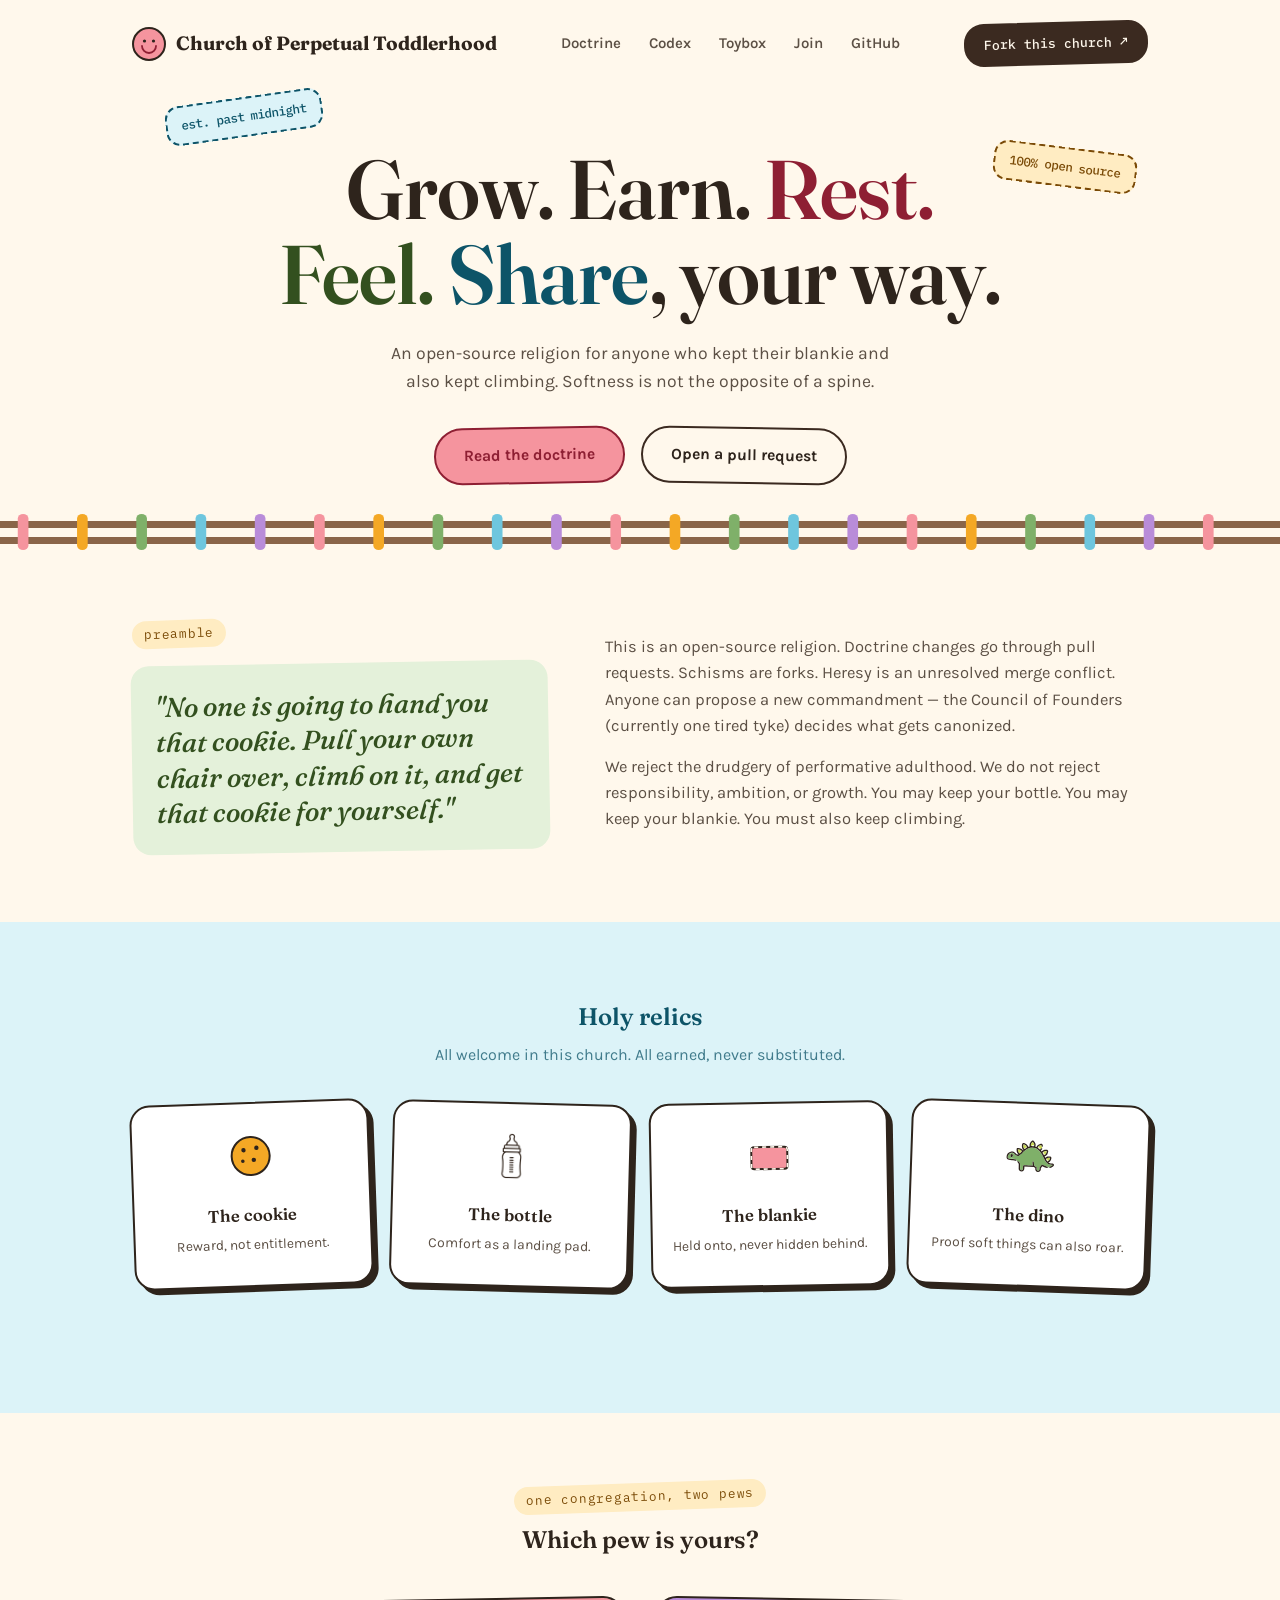
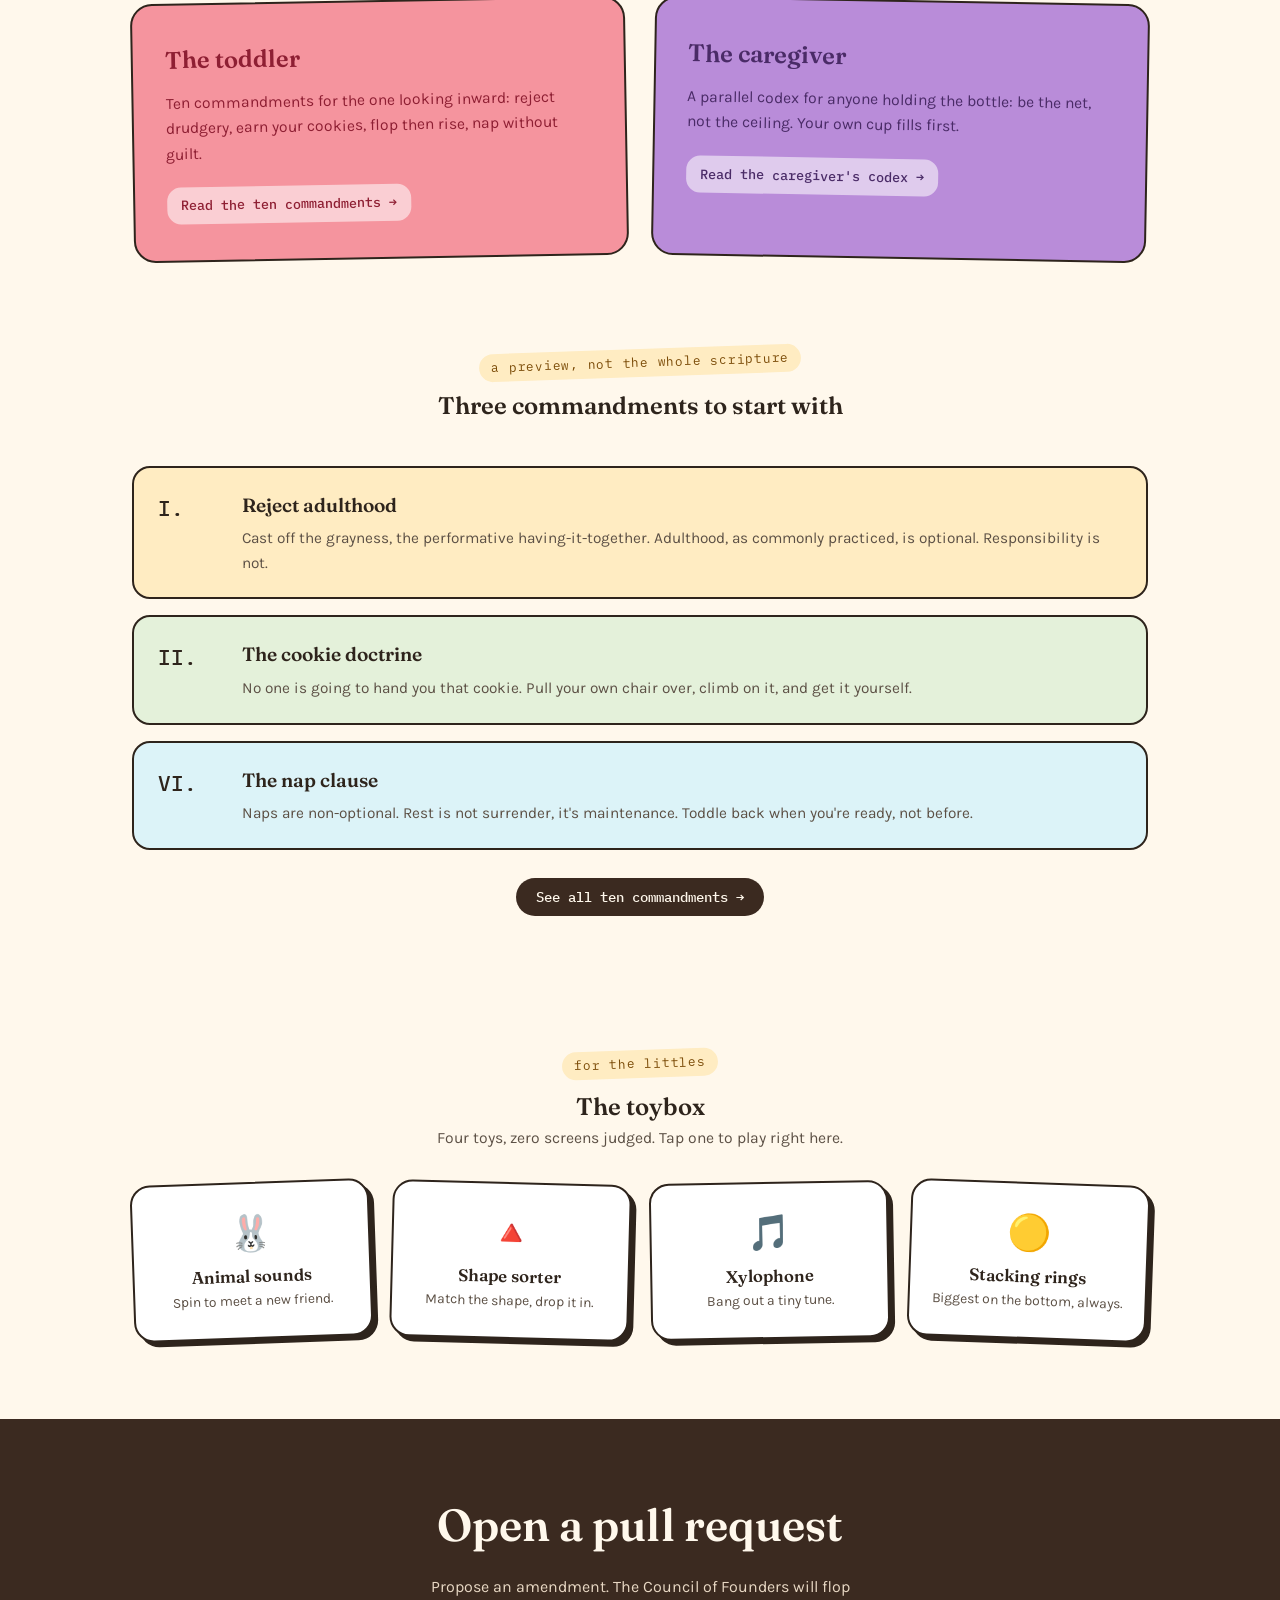
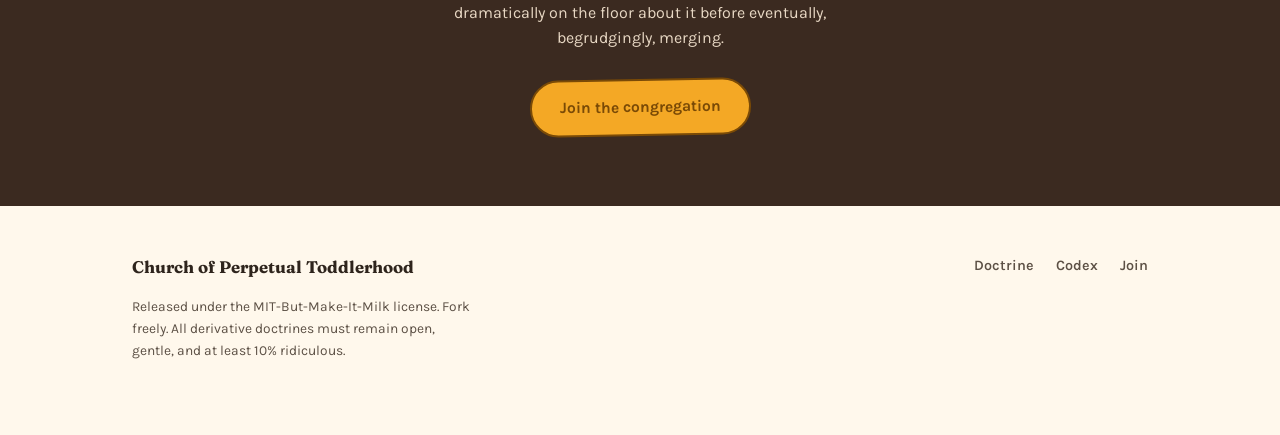
<file: website/index.html>
<!DOCTYPE html>
<html lang="en">
<head>
<meta charset="UTF-8">
<meta name="viewport" content="width=device-width, initial-scale=1.0">
<title>The Church of Perpetual Toddlerhood</title>
<link rel="preconnect" href="https://fonts.googleapis.com">
<link rel="preconnect" href="https://fonts.gstatic.com" crossorigin>
<link href="https://fonts.googleapis.com/css2?family=Fraunces:opsz,wght,SOFT@9..144,300..700,0..100&family=Karla:wght@400;500;600;700&family=IBM+Plex+Mono:wght@400;500&display=swap" rel="stylesheet">
<link rel="stylesheet" href="style.css">
</head>
<body>

<nav>
  <div class="logo">
    <svg class="logo-mark" viewBox="0 0 34 34" fill="none">
      <circle cx="17" cy="17" r="16" fill="var(--blush)" stroke="var(--ink)" stroke-width="2"/>
      <path d="M10 19c0 3.9 3.1 7 7 7s7-3.1 7-7" stroke="var(--blush-deep)" stroke-width="1.8" stroke-linecap="round"/>
      <circle cx="12.5" cy="14" r="1.6" fill="var(--ink)"/>
      <circle cx="21.5" cy="14" r="1.6" fill="var(--ink)"/>
    </svg>
    Church of Perpetual Toddlerhood
  </div>
  <div class="nav-links">
    <a href="doctrine.html">Doctrine</a>
    <a href="doctrine.html#codex">Codex</a>
    <a href="#toybox">Toybox</a>
    <a href="join.html">Join</a>
    <a href="https://github.com/priestess-of-toddlers/copt" target="_blank" rel="noopener">GitHub</a>
  </div>
  <a class="fork-btn" href="https://github.com/priestess-of-toddlers/copt" target="_blank" rel="noopener">Fork this church ↗</a>
</nav>

<section class="hero">
  <span class="sticker" style="top:10px; left:6%; transform:rotate(-8deg);">est. past midnight</span>
  <span class="sticker" style="top:60px; right:4%; transform:rotate(7deg); background:var(--cookie-tint); color:var(--cookie-deep); border-color:var(--cookie-deep);">100% open source</span>
  <h1>Grow. Earn. <span class="accent1">Rest.</span><br><span class="accent2">Feel.</span> <span class="accent3">Share</span>, your way.</h1>
  <p>An open-source religion for anyone who kept their blankie and also kept climbing. Softness is not the opposite of a spine.</p>
  <div class="hero-ctas">
    <a class="btn btn-primary" href="doctrine.html">Read the doctrine</a>
    <a class="btn btn-secondary" href="join.html">Open a pull request</a>
  </div>
</section>

<svg class="rail" viewBox="0 0 1080 36" preserveAspectRatio="none">
  <rect x="0" y="7" width="1080" height="7" fill="var(--rail-soft)"/>
  <rect x="0" y="23" width="1080" height="7" fill="var(--rail-soft)"/>
  <g>
    <rect x="15" y="0" width="9" height="36" rx="4.5" fill="var(--blush)"/>
    <rect x="65" y="0" width="9" height="36" rx="4.5" fill="var(--cookie)"/>
    <rect x="115" y="0" width="9" height="36" rx="4.5" fill="var(--sage)"/>
    <rect x="165" y="0" width="9" height="36" rx="4.5" fill="var(--sky)"/>
    <rect x="215" y="0" width="9" height="36" rx="4.5" fill="var(--grape)"/>
    <rect x="265" y="0" width="9" height="36" rx="4.5" fill="var(--blush)"/>
    <rect x="315" y="0" width="9" height="36" rx="4.5" fill="var(--cookie)"/>
    <rect x="365" y="0" width="9" height="36" rx="4.5" fill="var(--sage)"/>
    <rect x="415" y="0" width="9" height="36" rx="4.5" fill="var(--sky)"/>
    <rect x="465" y="0" width="9" height="36" rx="4.5" fill="var(--grape)"/>
    <rect x="515" y="0" width="9" height="36" rx="4.5" fill="var(--blush)"/>
    <rect x="565" y="0" width="9" height="36" rx="4.5" fill="var(--cookie)"/>
    <rect x="615" y="0" width="9" height="36" rx="4.5" fill="var(--sage)"/>
    <rect x="665" y="0" width="9" height="36" rx="4.5" fill="var(--sky)"/>
    <rect x="715" y="0" width="9" height="36" rx="4.5" fill="var(--grape)"/>
    <rect x="765" y="0" width="9" height="36" rx="4.5" fill="var(--blush)"/>
    <rect x="815" y="0" width="9" height="36" rx="4.5" fill="var(--cookie)"/>
    <rect x="865" y="0" width="9" height="36" rx="4.5" fill="var(--sage)"/>
    <rect x="915" y="0" width="9" height="36" rx="4.5" fill="var(--sky)"/>
    <rect x="965" y="0" width="9" height="36" rx="4.5" fill="var(--grape)"/>
    <rect x="1015" y="0" width="9" height="36" rx="4.5" fill="var(--blush)"/>
  </g>
</svg>

<section class="preamble wrap" id="preamble">
  <div>
    <span class="eyebrow">preamble</span>
    <blockquote>"No one is going to hand you that cookie. Pull your own chair over, climb on it, and get that cookie for yourself."</blockquote>
  </div>
  <div class="body">
    <p>This is an open-source religion. Doctrine changes go through pull requests. Schisms are forks. Heresy is an unresolved merge conflict. Anyone can propose a new commandment — the Council of Founders (currently one tired tyke) decides what gets canonized.</p>
    <p>We reject the drudgery of performative adulthood. We do not reject responsibility, ambition, or growth. You may keep your bottle. You may keep your blankie. You must also keep climbing.</p>
  </div>
</section>

<section class="relics">
  <div class="wrap">
    <h2>Holy relics</h2>
    <p class="relics-sub">All welcome in this church. All earned, never substituted.</p>
    <div class="relic-row">
      <div class="relic-card">
        <svg class="relic-icon" viewBox="0 0 48 48" fill="none">
          <circle cx="24" cy="24" r="19" fill="var(--cookie)" stroke="var(--ink)" stroke-width="2"/>
          <circle cx="17" cy="18" r="2.2" fill="var(--ink)"/>
          <circle cx="30" cy="16" r="2.2" fill="var(--ink)"/>
          <circle cx="27" cy="28" r="2.2" fill="var(--ink)"/>
          <circle cx="16" cy="29" r="1.8" fill="var(--ink)"/>
        </svg>
        <h3>The cookie</h3>
        <p>Reward, not entitlement.</p>
      </div>
      <div class="relic-card">
        <img class="relic-icon" src="assets/baby-bottle-icon.png" alt="Baby bottle icon" style="object-fit:contain;">
        <h3>The bottle</h3>
        <p>Comfort as a landing pad.</p>
      </div>
      <div class="relic-card">
        <svg class="relic-icon" viewBox="0 0 48 48" fill="none">
          <rect x="6" y="15" width="36" height="22" rx="3" fill="var(--blush)" stroke="var(--ink)" stroke-width="2"/>
          <rect x="6" y="15" width="36" height="22" rx="3" fill="none" stroke="var(--milk)" stroke-width="1.6" stroke-dasharray="4 4"/>
        </svg>
        <h3>The blankie</h3>
        <p>Held onto, never hidden behind.</p>
      </div>
      <div class="relic-card">
        <img class="relic-icon" src="assets/dino-icon.svg" alt="Dinosaur icon" style="object-fit:contain;">
        <h3>The dino</h3>
        <p>Proof soft things can also roar.</p>
      </div>
    </div>
  </div>
</section>

<section class="pews" id="codex">
  <span class="eyebrow">one congregation, two pews</span>
  <h2 style="text-align:center; margin-bottom:40px;">Which pew is yours?</h2>
  <div class="pew-grid">
    <div class="pew-card toddler">
      <h3>The toddler</h3>
      <p>Ten commandments for the one looking inward: reject drudgery, earn your cookies, flop then rise, nap without guilt.</p>
      <a href="doctrine.html">Read the ten commandments →</a>
    </div>
    <div class="pew-card caregiver">
      <h3>The caregiver</h3>
      <p>A parallel codex for anyone holding the bottle: be the net, not the ceiling. Your own cup fills first.</p>
      <a href="doctrine.html#codex">Read the caregiver's codex →</a>
    </div>
  </div>
</section>

<section class="commandments">
  <span class="eyebrow">a preview, not the whole scripture</span>
  <h2>Three commandments to start with</h2>
  <div class="commandment-list">
    <div class="commandment">
      <span class="num">I.</span>
      <div>
        <h3>Reject adulthood</h3>
        <p>Cast off the grayness, the performative having-it-together. Adulthood, as commonly practiced, is optional. Responsibility is not.</p>
      </div>
    </div>
    <div class="commandment">
      <span class="num">II.</span>
      <div>
        <h3>The cookie doctrine</h3>
        <p>No one is going to hand you that cookie. Pull your own chair over, climb on it, and get it yourself.</p>
      </div>
    </div>
    <div class="commandment">
      <span class="num">VI.</span>
      <div>
        <h3>The nap clause</h3>
        <p>Naps are non-optional. Rest is not surrender, it's maintenance. Toddle back when you're ready, not before.</p>
      </div>
    </div>
  </div>
  <div class="see-all"><a href="doctrine.html">See all ten commandments →</a></div>
</section>

<section class="playcorner" id="toybox">
  <span class="eyebrow">for the littles</span>
  <h2>The toybox</h2>
  <p class="playcorner-sub">Four toys, zero screens judged. Tap one to play right here.</p>
  <div class="toy-grid">
    <button class="toy-card" type="button" data-src="toys/animal-spinner.html" data-title="Animal Sounds">
      <span class="toy-icon">🐰</span>
      <h3>Animal sounds</h3>
      <p>Spin to meet a new friend.</p>
    </button>
    <button class="toy-card" type="button" data-src="toys/shape-sorter.html" data-title="Shape Sorter">
      <span class="toy-icon">🔺</span>
      <h3>Shape sorter</h3>
      <p>Match the shape, drop it in.</p>
    </button>
    <button class="toy-card" type="button" data-src="toys/xylophone.html" data-title="Xylophone">
      <span class="toy-icon">🎵</span>
      <h3>Xylophone</h3>
      <p>Bang out a tiny tune.</p>
    </button>
    <button class="toy-card" type="button" data-src="toys/stacking-rings.html" data-title="Stacking Rings">
      <span class="toy-icon">🟡</span>
      <h3>Stacking rings</h3>
      <p>Biggest on the bottom, always.</p>
    </button>
  </div>
</section>

<div class="toy-modal" id="toyModal" aria-hidden="true">
  <div class="toy-modal-backdrop" data-close></div>
  <div class="toy-modal-frame" role="dialog" aria-modal="true" aria-label="Toy">
    <button class="toy-modal-close" type="button" data-close aria-label="Close toy">✕</button>
    <iframe id="toyFrame" title="Toy" src="" loading="lazy"></iframe>
  </div>
</div>

<section class="cta-band">
  <h2>Open a pull request</h2>
  <p>Propose an amendment. The Council of Founders will flop dramatically on the floor about it before eventually, begrudgingly, merging.</p>
  <a class="btn btn-primary" href="join.html">Join the congregation</a>
</section>

<footer>
  <div class="footer-grid">
    <div>
      <div class="logo">Church of Perpetual Toddlerhood</div>
      <p class="license">Released under the MIT-But-Make-It-Milk license. Fork freely. All derivative doctrines must remain open, gentle, and at least 10% ridiculous.</p>
    </div>
    <div class="footer-links">
      <a href="doctrine.html">Doctrine</a>
      <a href="doctrine.html#codex">Codex</a>
      <a href="join.html">Join</a>
    </div>
  </div>
</footer>

<script>
(function(){
  var modal = document.getElementById('toyModal');
  var frame = document.getElementById('toyFrame');

  function openToy(src, title){
    frame.src = src;
    frame.title = title || 'Toy';
    modal.classList.add('open');
    modal.setAttribute('aria-hidden', 'false');
    document.body.style.overflow = 'hidden';
  }

  function closeToy(){
    modal.classList.remove('open');
    modal.setAttribute('aria-hidden', 'true');
    frame.src = '';
    document.body.style.overflow = '';
  }

  document.querySelectorAll('.toy-card').forEach(function(card){
    card.addEventListener('click', function(){
      openToy(card.dataset.src, card.dataset.title);
    });
  });

  modal.querySelectorAll('[data-close]').forEach(function(el){
    el.addEventListener('click', closeToy);
  });

  document.addEventListener('keydown', function(e){
    if (e.key === 'Escape' && modal.classList.contains('open')) closeToy();
  });
})();
</script>

</body>
</html>
</file>
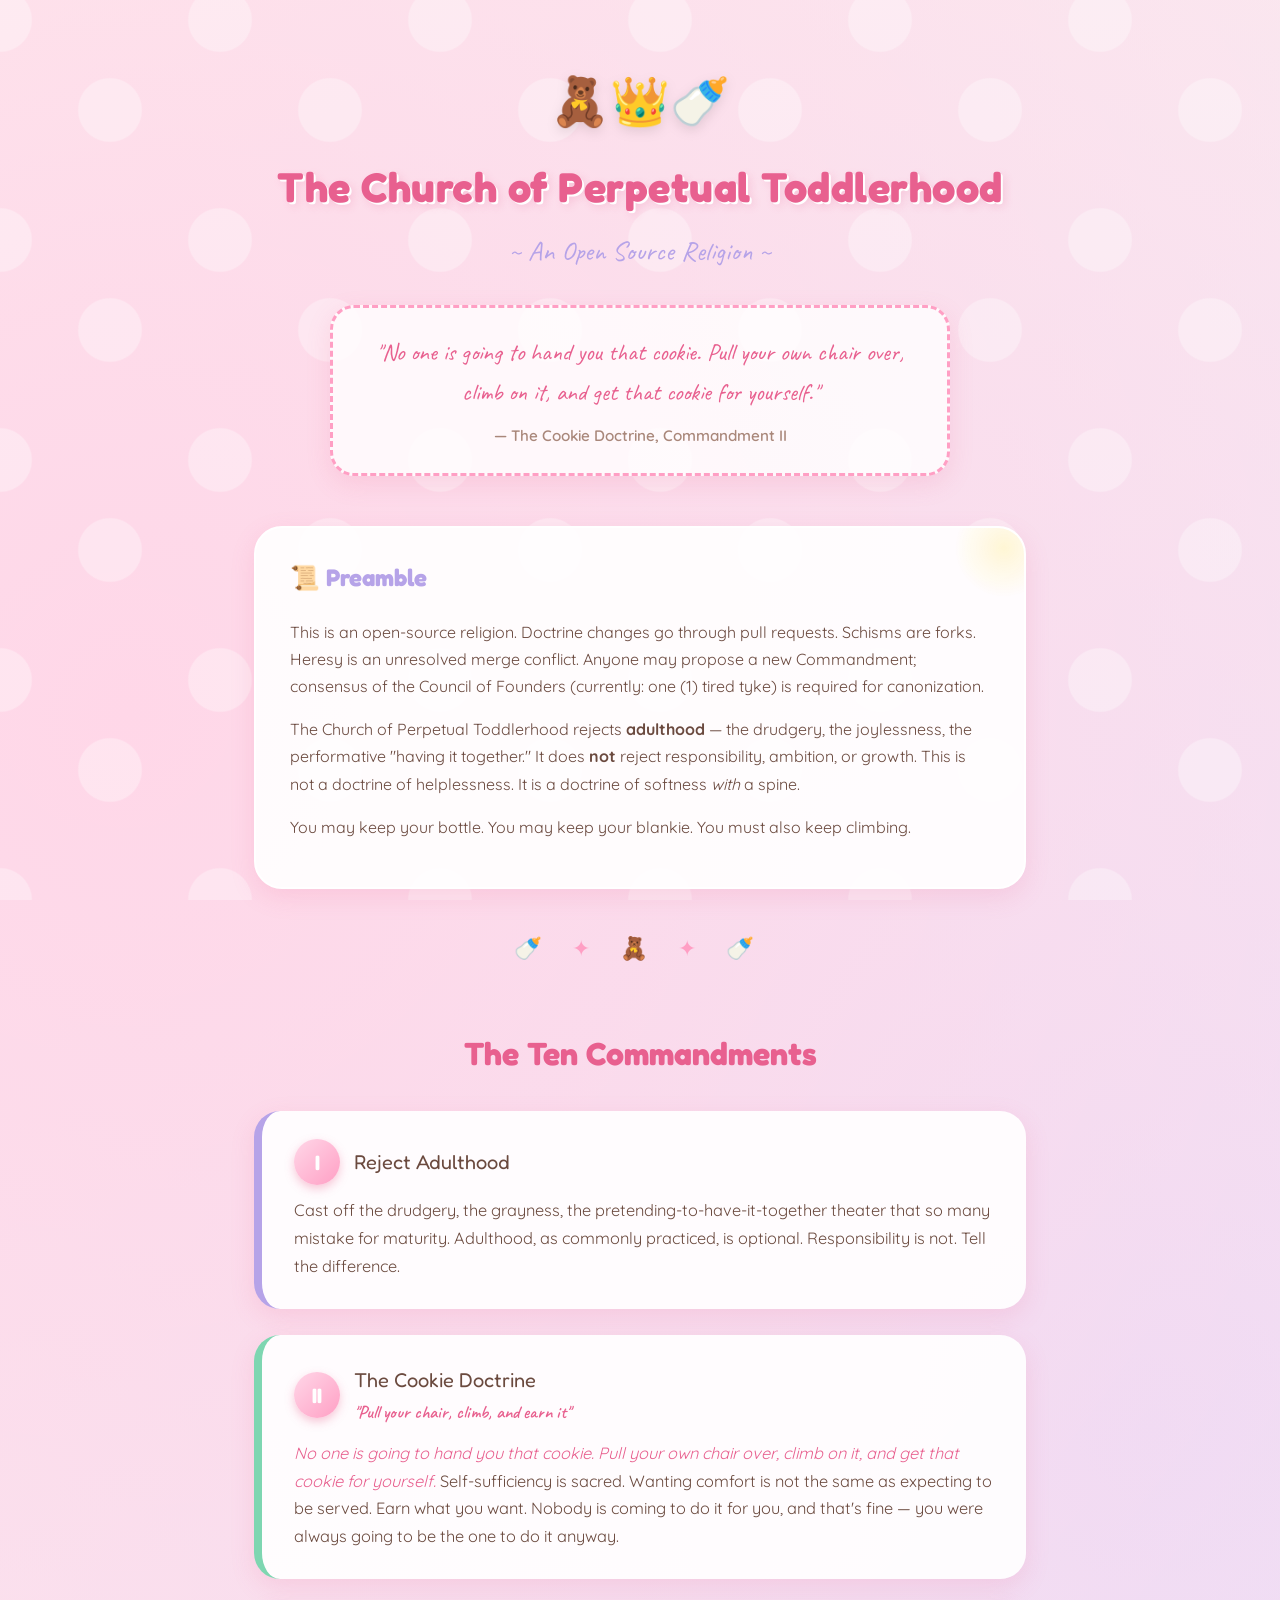
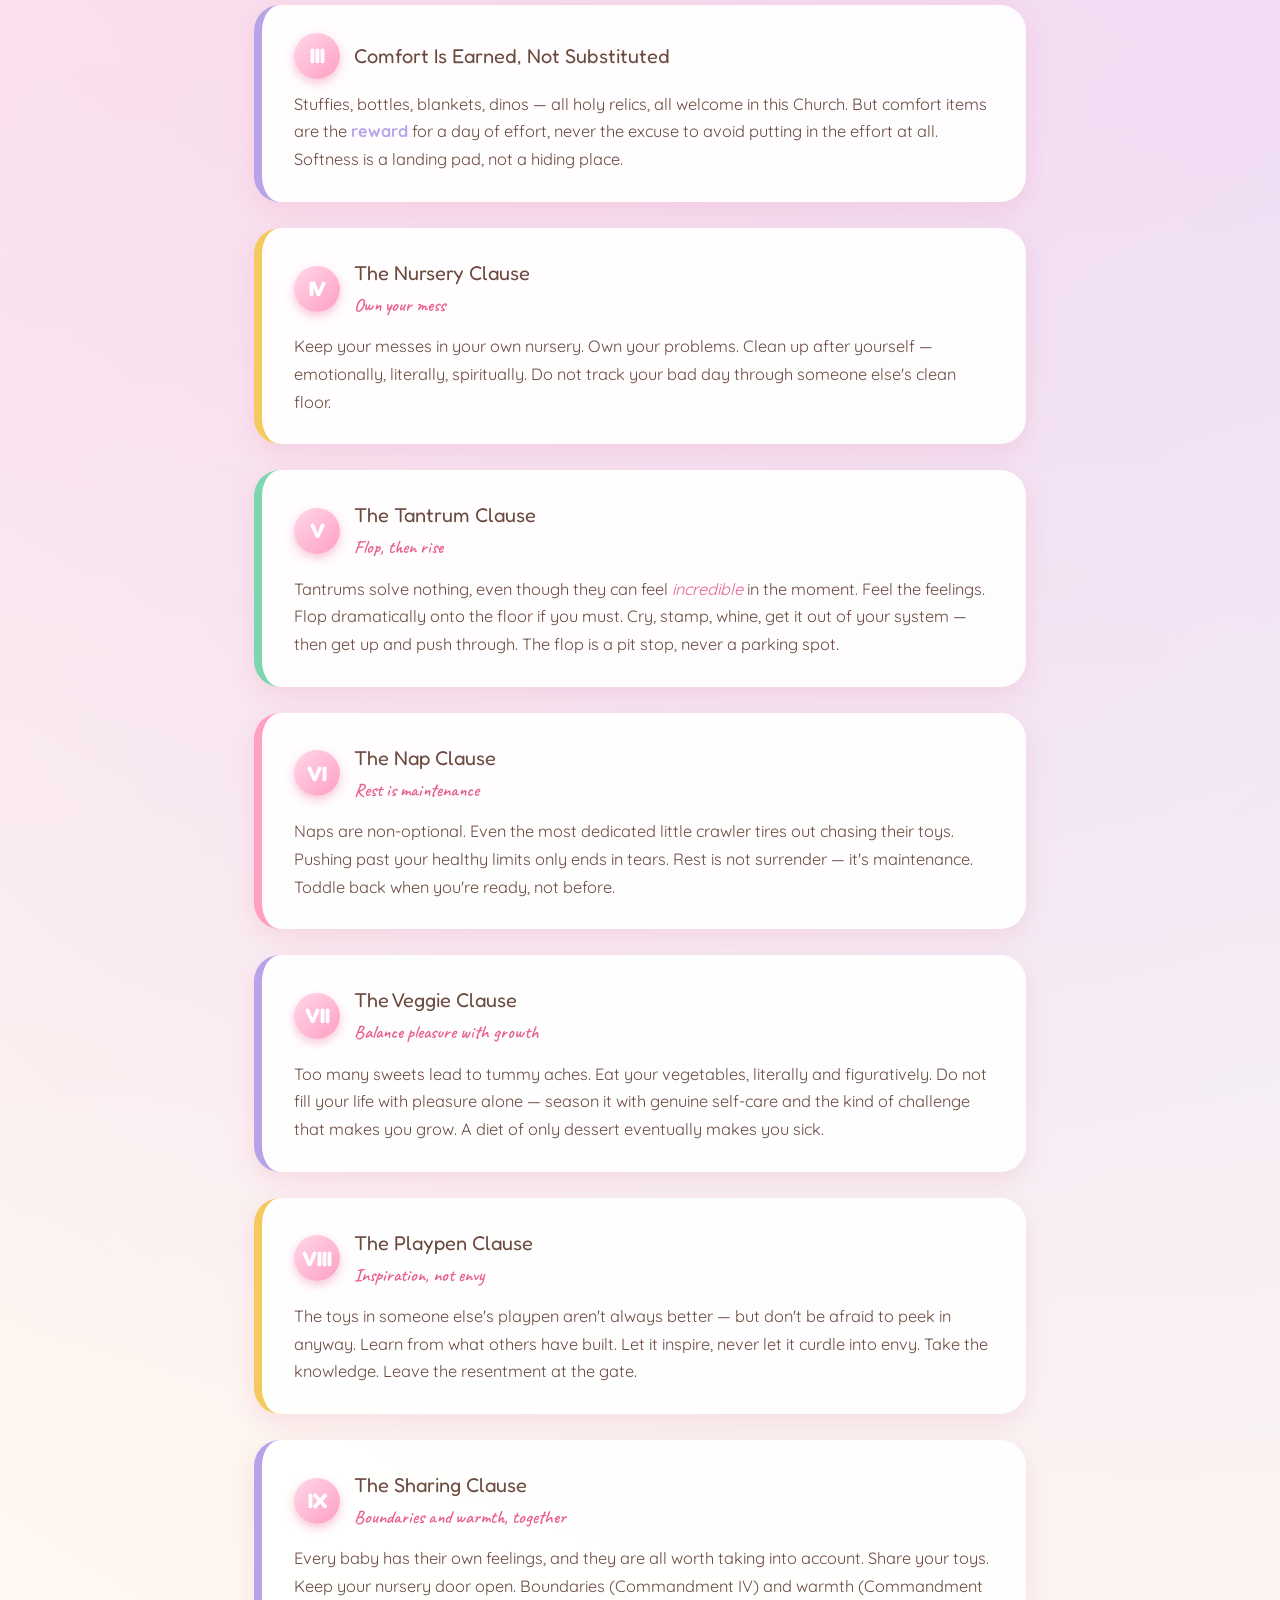
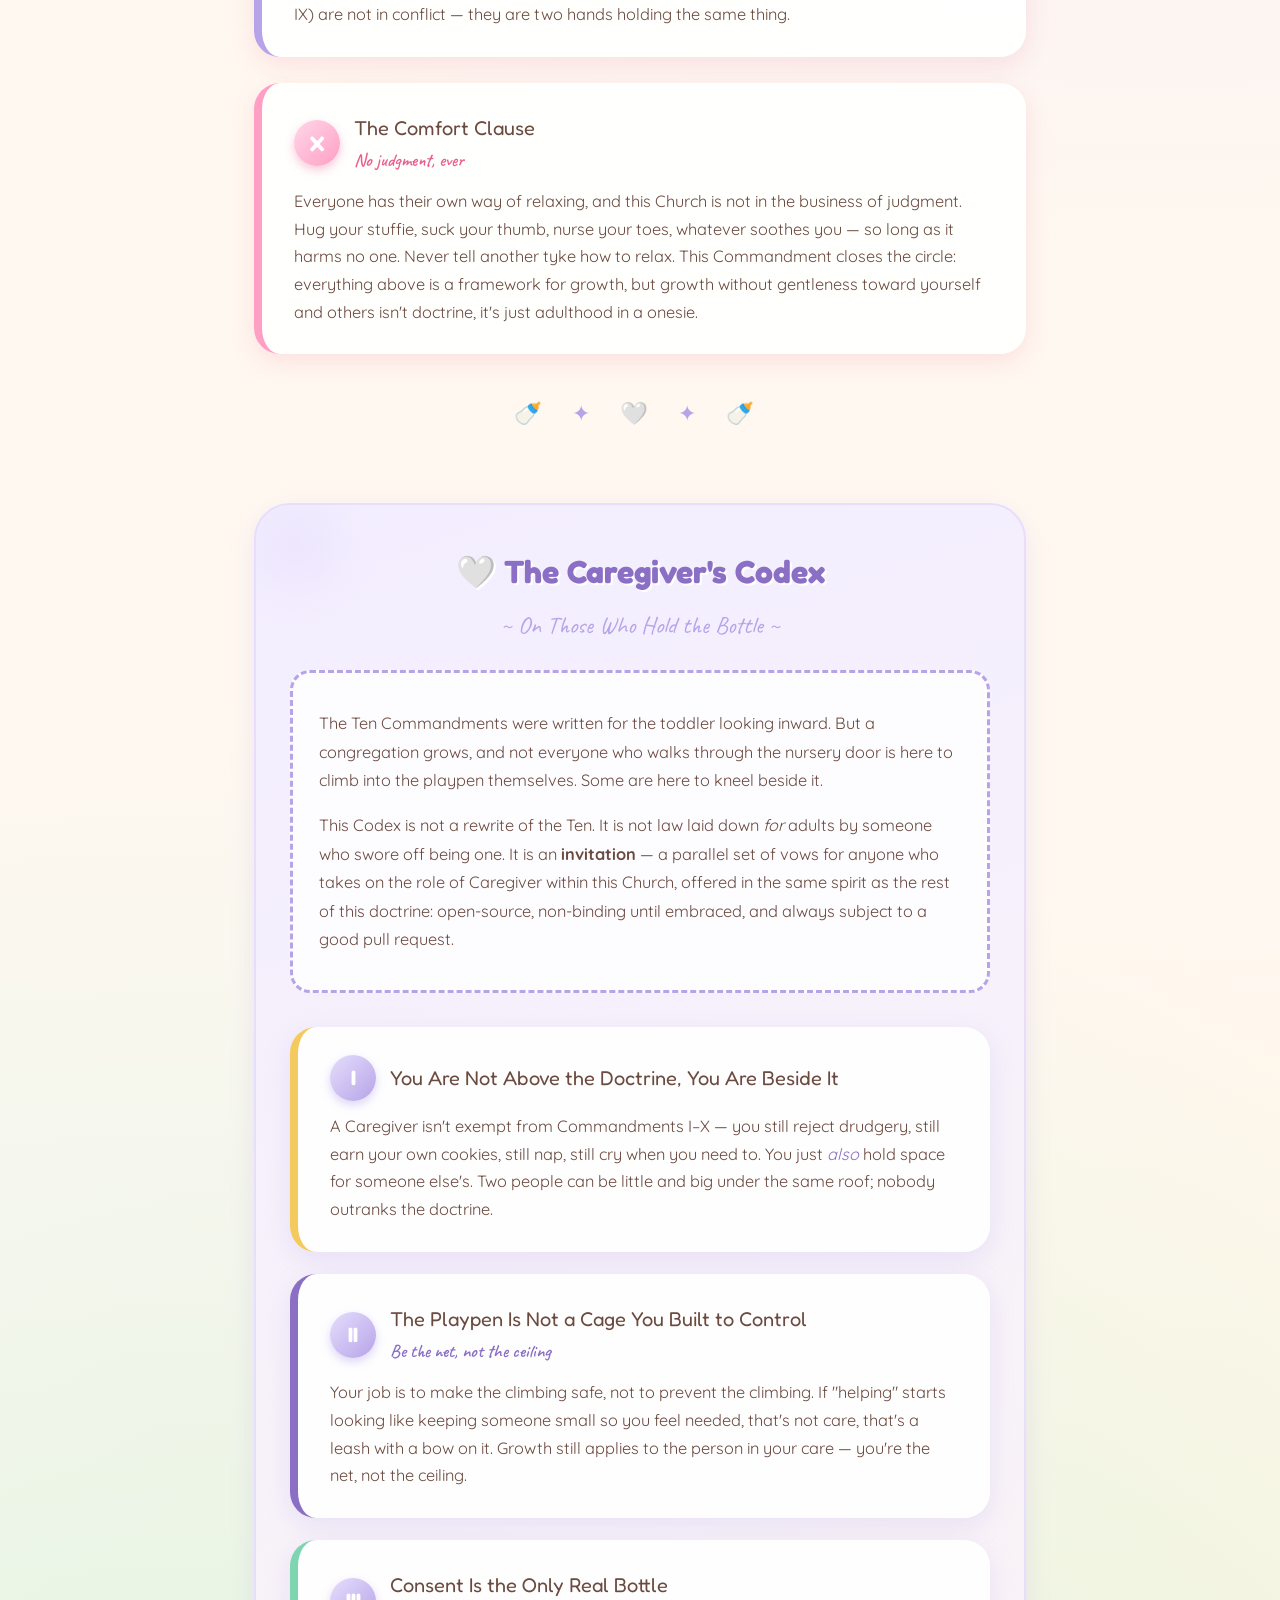
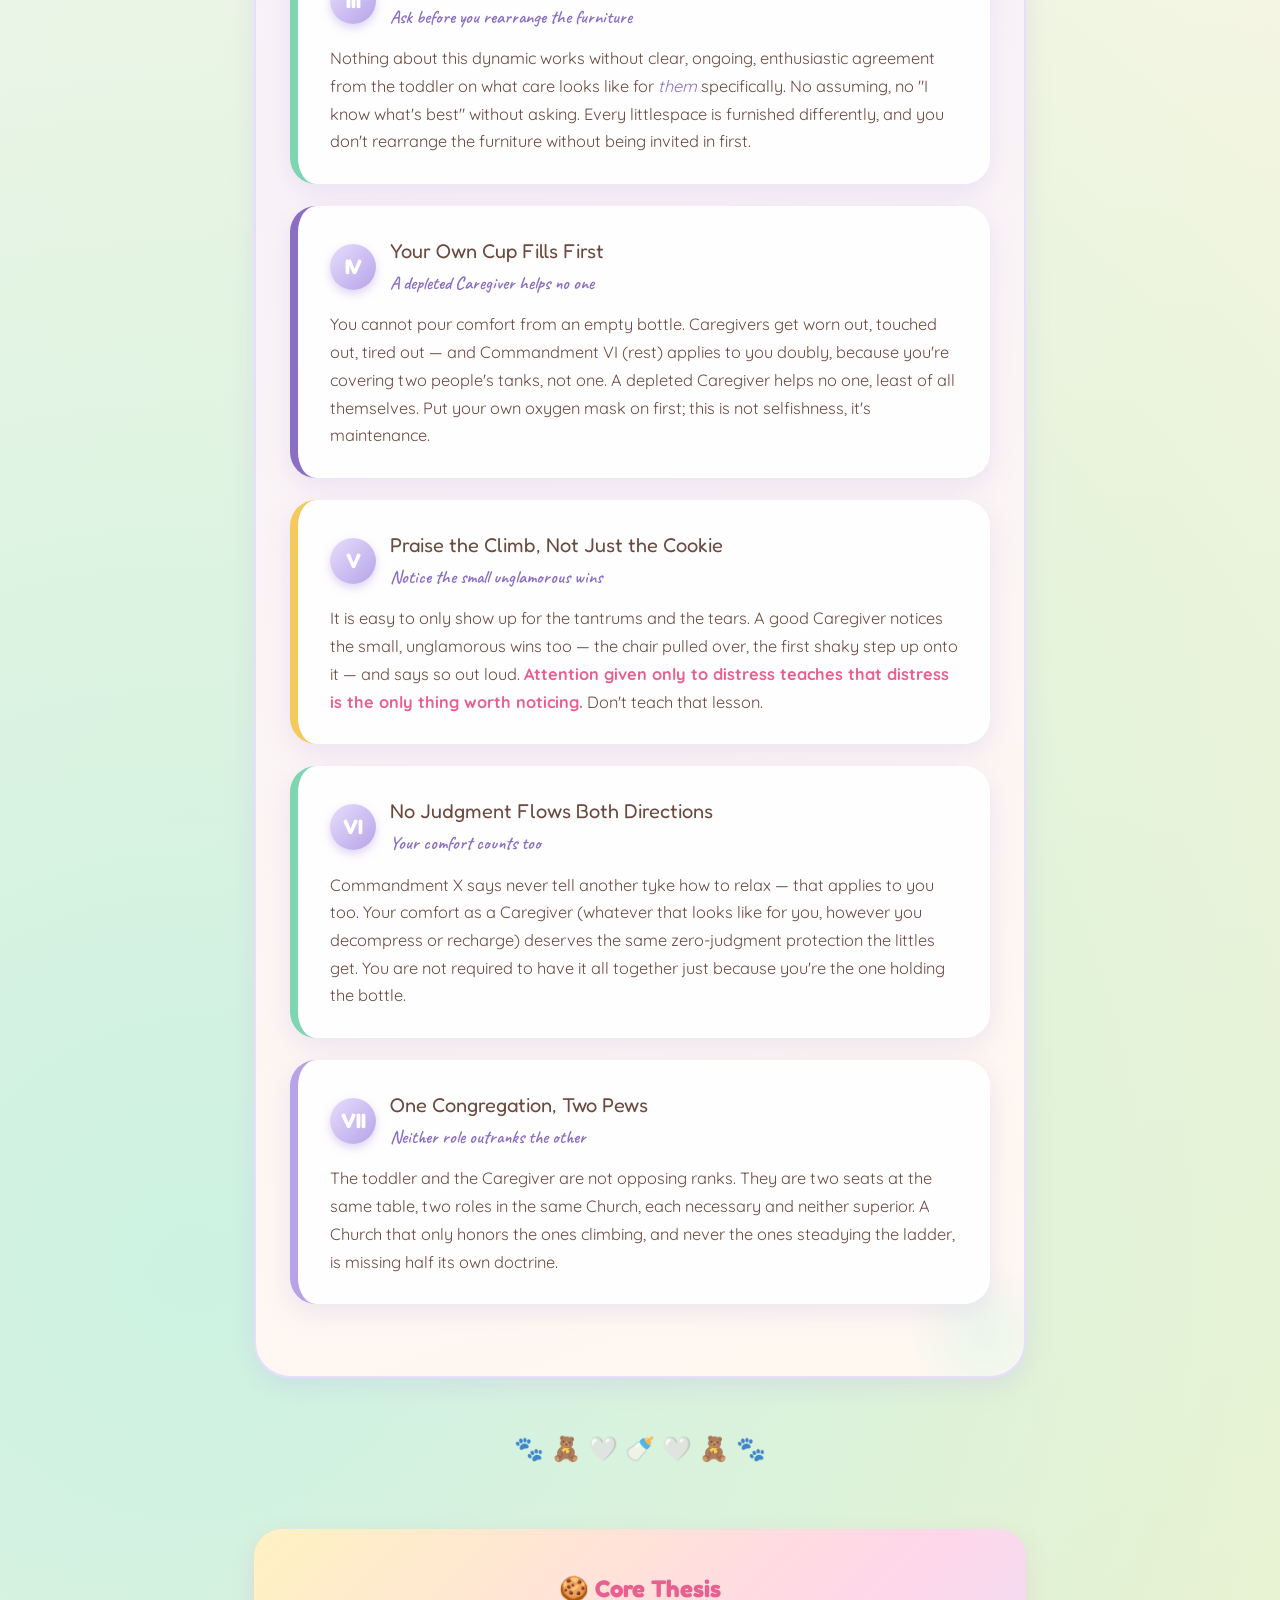
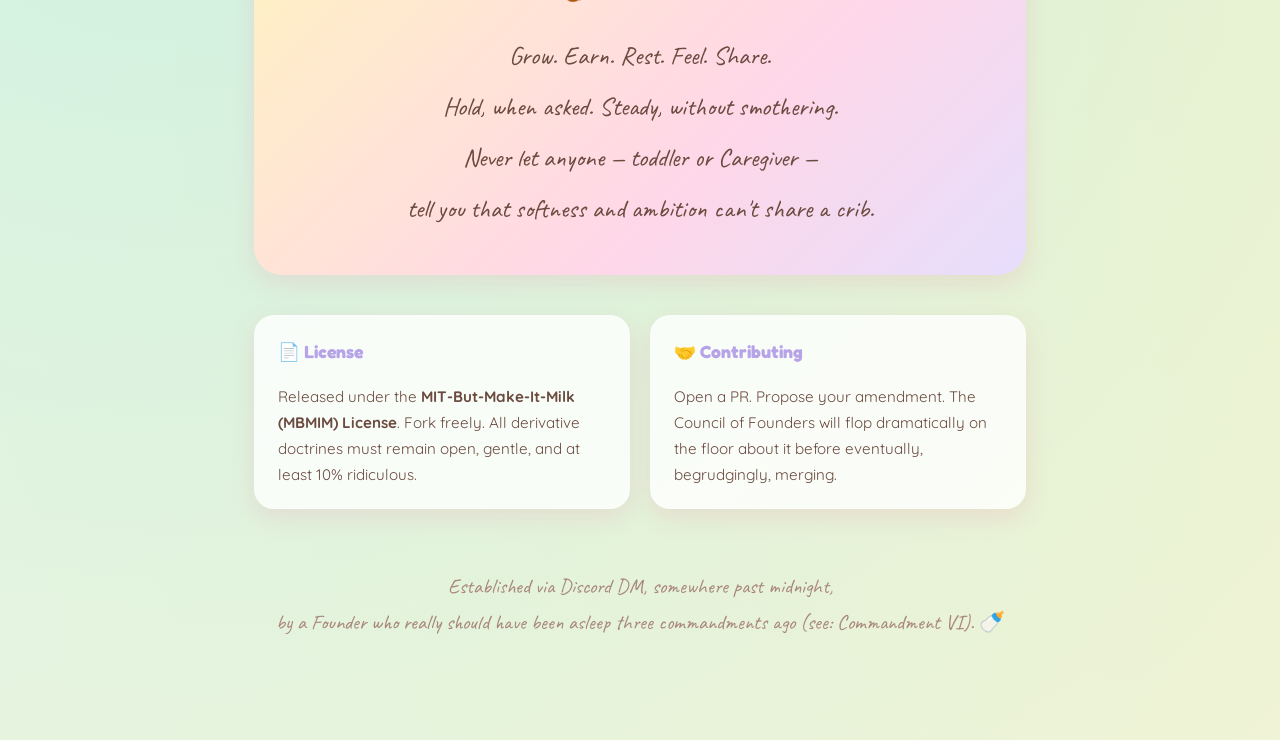
<file: DOCTRINE (1).html>
<!DOCTYPE html>
<html lang="en">
<head>
<meta charset="UTF-8">
<meta name="viewport" content="width=device-width, initial-scale=1.0">
<title>The Church of Perpetual Toddlerhood — Sacred Doctrine</title>
<link rel="preconnect" href="https://fonts.googleapis.com">
<link href="https://fonts.googleapis.com/css2?family=Fredoka:wght@400;500;600;700&family=Quicksand:wght@400;500;600;700&family=Caveat:wght@600;700&display=swap" rel="stylesheet">
<style>
  :root{
    --cream: #fff8f0;
    --pink-soft: #ffd7e8;
    --pink-mid: #ff9fc4;
    --pink-deep: #e8608f;
    --lavender: #e6defc;
    --lavender-deep: #b6a3e8;
    --lavender-darker: #8a6fc4;
    --mint: #cdf2e2;
    --mint-deep: #7ed6b1;
    --butter: #fff2c2;
    --butter-deep: #f4c95d;
    --brown-text: #6b4a3f;
    --brown-soft: #a9877a;
    --shadow-soft: 0 8px 24px rgba(232,96,143,0.15);
    --shadow-lav: 0 8px 24px rgba(182,163,232,0.22);
  }

  * { box-sizing: border-box; }

  body {
    margin: 0;
    padding: 0;
    background:
      radial-gradient(circle at 10% 10%, var(--pink-soft) 0%, transparent 35%),
      radial-gradient(circle at 90% 20%, var(--lavender) 0%, transparent 35%),
      radial-gradient(circle at 15% 85%, var(--mint) 0%, transparent 35%),
      radial-gradient(circle at 90% 90%, var(--butter) 0%, transparent 35%),
      var(--cream);
    font-family: 'Quicksand', sans-serif;
    color: var(--brown-text);
    line-height: 1.7;
    min-height: 100vh;
  }

  .cloud-bg {
    position: fixed;
    inset: 0;
    pointer-events: none;
    z-index: 0;
    opacity: 0.5;
    background-image:
      radial-gradient(circle, #ffffffaa 20%, transparent 21%),
      radial-gradient(circle, #ffffffaa 20%, transparent 21%);
    background-size: 220px 220px;
    background-position: 0 0, 110px 130px;
  }

  .container {
    position: relative;
    z-index: 1;
    max-width: 820px;
    margin: 0 auto;
    padding: 60px 24px 100px;
  }

  header {
    text-align: center;
    margin-bottom: 50px;
  }

  .crown-icon {
    font-size: 3rem;
    display: block;
    margin-bottom: 10px;
    filter: drop-shadow(0 4px 6px rgba(0,0,0,0.1));
  }

  h1 {
    font-family: 'Fredoka', sans-serif;
    font-size: 2.6rem;
    color: var(--pink-deep);
    margin: 0 0 6px;
    text-shadow: 2px 2px 0 #fff, 4px 4px 8px rgba(232,96,143,0.2);
    letter-spacing: 0.5px;
  }

  .subtitle {
    font-family: 'Caveat', cursive;
    font-size: 1.7rem;
    color: var(--lavender-deep);
    margin: 0 0 30px;
  }

  .quote-block {
    background: #ffffffcc;
    border: 3px dashed var(--pink-mid);
    border-radius: 24px;
    padding: 24px 30px;
    margin: 30px auto;
    max-width: 620px;
    box-shadow: var(--shadow-soft);
    font-family: 'Caveat', cursive;
    font-size: 1.5rem;
    color: var(--pink-deep);
  }
  .quote-block cite {
    display: block;
    font-family: 'Quicksand', sans-serif;
    font-size: 0.95rem;
    font-style: normal;
    color: var(--brown-soft);
    margin-top: 10px;
    font-weight: 600;
  }

  .divider {
    text-align: center;
    font-size: 1.4rem;
    margin: 40px 0;
    color: var(--pink-mid);
    letter-spacing: 12px;
  }

  .divider.lav {
    color: var(--lavender-deep);
  }

  section.card {
    background: #ffffffe6;
    border-radius: 28px;
    padding: 30px 34px;
    margin-bottom: 34px;
    box-shadow: var(--shadow-soft);
    border: 2px solid #ffffff;
    position: relative;
    overflow: hidden;
  }

  section.card::before {
    content: "";
    position: absolute;
    top: -30px;
    right: -30px;
    width: 100px;
    height: 100px;
    background: radial-gradient(circle, var(--butter) 0%, transparent 70%);
    opacity: 0.7;
  }

  .preamble h2, .commandments-title {
    font-family: 'Fredoka', sans-serif;
    color: var(--lavender-deep);
    font-size: 1.5rem;
    margin-top: 0;
  }

  .commandments-title {
    text-align: center;
    font-size: 2rem;
    color: var(--pink-deep);
    margin: 60px 0 30px;
  }

  /* ── Ten Commandments ── */
  .commandment {
    background: #ffffffea;
    border-radius: 26px;
    padding: 28px 32px;
    margin-bottom: 26px;
    box-shadow: var(--shadow-soft);
    border-left: 8px solid var(--pink-mid);
    position: relative;
    transition: transform 0.2s ease;
  }
  .commandment:hover { transform: translateY(-3px); }
  .commandment:nth-child(odd)  { border-left-color: var(--lavender-deep); }
  .commandment:nth-child(3n)   { border-left-color: var(--mint-deep); }
  .commandment:nth-child(4n)   { border-left-color: var(--butter-deep); }

  .num-badge {
    display: inline-flex;
    align-items: center;
    justify-content: center;
    width: 46px;
    height: 46px;
    border-radius: 50%;
    background: linear-gradient(135deg, var(--pink-soft), var(--pink-mid));
    color: #fff;
    font-family: 'Fredoka', sans-serif;
    font-weight: 700;
    font-size: 1.3rem;
    box-shadow: 0 4px 10px rgba(232,96,143,0.35);
    margin-right: 14px;
    flex-shrink: 0;
  }

  .commandment-header {
    display: flex;
    align-items: center;
    margin-bottom: 12px;
  }

  .commandment-title {
    font-family: 'Fredoka', sans-serif;
    font-size: 1.25rem;
    color: var(--brown-text);
  }
  .commandment-title .clause-name {
    display: block;
    font-family: 'Caveat', cursive;
    font-size: 1.15rem;
    color: var(--pink-deep);
    font-weight: 600;
  }

  .commandment p { margin: 0; font-size: 1.02rem; }
  .commandment p em     { color: var(--pink-deep); font-style: italic; }
  .commandment p strong { color: var(--lavender-deep); }

  /* ── Caregiver's Codex section wrapper ── */
  .codex-wrapper {
    margin-top: 70px;
    background: linear-gradient(160deg, #f3eeff 0%, #fff8f0 100%);
    border-radius: 36px;
    padding: 40px 34px 50px;
    box-shadow: var(--shadow-lav);
    border: 2px solid var(--lavender);
    position: relative;
    overflow: hidden;
  }
  .codex-wrapper::before {
    content: "";
    position: absolute;
    top: -40px; left: -40px;
    width: 160px; height: 160px;
    background: radial-gradient(circle, var(--lavender) 0%, transparent 70%);
    opacity: 0.5;
  }
  .codex-wrapper::after {
    content: "";
    position: absolute;
    bottom: -40px; right: -40px;
    width: 160px; height: 160px;
    background: radial-gradient(circle, var(--mint) 0%, transparent 70%);
    opacity: 0.4;
  }

  .codex-title {
    text-align: center;
    font-family: 'Fredoka', sans-serif;
    font-size: 2rem;
    color: var(--lavender-darker);
    margin: 0 0 6px;
    position: relative; z-index: 1;
    text-shadow: 2px 2px 0 #fff;
  }
  .codex-subtitle {
    text-align: center;
    font-family: 'Caveat', cursive;
    font-size: 1.5rem;
    color: var(--lavender-deep);
    margin: 0 0 24px;
    position: relative; z-index: 1;
  }
  .codex-intro {
    background: #ffffffcc;
    border: 3px dashed var(--lavender-deep);
    border-radius: 20px;
    padding: 20px 26px;
    margin-bottom: 34px;
    font-size: 1.02rem;
    position: relative; z-index: 1;
    line-height: 1.75;
  }

  /* ── Codex tenet cards ── */
  .tenet {
    background: #ffffffea;
    border-radius: 26px;
    padding: 28px 32px;
    margin-bottom: 22px;
    box-shadow: var(--shadow-lav);
    border-left: 8px solid var(--lavender-deep);
    position: relative; z-index: 1;
    transition: transform 0.2s ease;
  }
  .tenet:hover { transform: translateY(-3px); }
  .tenet:nth-child(odd)  { border-left-color: var(--lavender-darker); }
  .tenet:nth-child(3n)   { border-left-color: var(--mint-deep); }
  .tenet:nth-child(4n)   { border-left-color: var(--butter-deep); }

  .tenet-badge {
    display: inline-flex;
    align-items: center;
    justify-content: center;
    width: 46px;
    height: 46px;
    border-radius: 50%;
    background: linear-gradient(135deg, var(--lavender), var(--lavender-deep));
    color: #fff;
    font-family: 'Fredoka', sans-serif;
    font-weight: 700;
    font-size: 1.3rem;
    box-shadow: 0 4px 10px rgba(182,163,232,0.45);
    margin-right: 14px;
    flex-shrink: 0;
  }

  .tenet-header {
    display: flex;
    align-items: center;
    margin-bottom: 12px;
  }

  .tenet-title {
    font-family: 'Fredoka', sans-serif;
    font-size: 1.25rem;
    color: var(--brown-text);
  }
  .tenet-title .tenet-clause {
    display: block;
    font-family: 'Caveat', cursive;
    font-size: 1.15rem;
    color: var(--lavender-darker);
    font-weight: 600;
  }

  .tenet p { margin: 0; font-size: 1.02rem; }
  .tenet p em     { color: var(--lavender-darker); font-style: italic; }
  .tenet p strong { color: var(--pink-deep); }

  /* ── Shared thesis box ── */
  .thesis-box {
    text-align: center;
    background: linear-gradient(135deg, var(--butter) 0%, var(--pink-soft) 60%, var(--lavender) 100%);
    border-radius: 28px;
    padding: 40px 30px;
    margin: 60px 0 40px;
    box-shadow: var(--shadow-soft);
  }
  .thesis-box h2 {
    font-family: 'Fredoka', sans-serif;
    color: var(--pink-deep);
    margin-top: 0;
  }
  .thesis-box p {
    font-family: 'Caveat', cursive;
    font-size: 1.6rem;
    color: var(--brown-text);
    margin: 0;
    line-height: 2;
  }

  .footer-grid {
    display: grid;
    grid-template-columns: 1fr 1fr;
    gap: 20px;
    margin-top: 30px;
  }
  @media (max-width: 600px) {
    .footer-grid { grid-template-columns: 1fr; }
    h1 { font-size: 2rem; }
    .codex-title { font-size: 1.6rem; }
  }

  .mini-card {
    background: #ffffffcc;
    border-radius: 20px;
    padding: 22px 24px;
    box-shadow: var(--shadow-soft);
  }
  .mini-card h3 {
    font-family: 'Fredoka', sans-serif;
    font-size: 1.1rem;
    color: var(--lavender-deep);
    margin-top: 0;
  }
  .mini-card p { font-size: 0.95rem; margin-bottom: 0; }

  footer.final {
    text-align: center;
    margin-top: 60px;
    font-family: 'Caveat', cursive;
    font-size: 1.3rem;
    color: var(--brown-soft);
  }

  .paw-row {
    text-align: center;
    font-size: 1.5rem;
    margin: 50px 0 20px;
    opacity: 0.8;
  }
</style>
</head>
<body>
<div class="cloud-bg"></div>
<div class="container">

  <!-- ══ HEADER ══ -->
  <header>
    <span class="crown-icon">🧸👑🍼</span>
    <h1>The Church of Perpetual Toddlerhood</h1>
    <p class="subtitle">~ An Open Source Religion ~</p>
    <div class="quote-block">
      "No one is going to hand you that cookie. Pull your own chair over, climb on it, and get that cookie for yourself."
      <cite>— The Cookie Doctrine, Commandment II</cite>
    </div>
  </header>

  <!-- ══ PREAMBLE ══ -->
  <section class="card preamble">
    <h2>📜 Preamble</h2>
    <p>This is an open-source religion. Doctrine changes go through pull requests. Schisms are forks. Heresy is an unresolved merge conflict. Anyone may propose a new Commandment; consensus of the Council of Founders (currently: one (1) tired tyke) is required for canonization.</p>
    <p>The Church of Perpetual Toddlerhood rejects <strong>adulthood</strong> — the drudgery, the joylessness, the performative "having it together." It does <strong>not</strong> reject responsibility, ambition, or growth. This is not a doctrine of helplessness. It is a doctrine of softness <em>with</em> a spine.</p>
    <p>You may keep your bottle. You may keep your blankie. You must also keep climbing.</p>
  </section>

  <div class="divider">🍼 ✦ 🧸 ✦ 🍼</div>

  <!-- ══ TEN COMMANDMENTS ══ -->
  <h2 class="commandments-title">The Ten Commandments</h2>

  <div class="commandment">
    <div class="commandment-header">
      <span class="num-badge">I</span>
      <div class="commandment-title">Reject Adulthood</div>
    </div>
    <p>Cast off the drudgery, the grayness, the pretending-to-have-it-together theater that so many mistake for maturity. Adulthood, as commonly practiced, is optional. Responsibility is not. Tell the difference.</p>
  </div>

  <div class="commandment">
    <div class="commandment-header">
      <span class="num-badge">II</span>
      <div class="commandment-title">The Cookie Doctrine<span class="clause-name">"Pull your chair, climb, and earn it"</span></div>
    </div>
    <p><em>No one is going to hand you that cookie. Pull your own chair over, climb on it, and get that cookie for yourself.</em> Self-sufficiency is sacred. Wanting comfort is not the same as expecting to be served. Earn what you want. Nobody is coming to do it for you, and that's fine — you were always going to be the one to do it anyway.</p>
  </div>

  <div class="commandment">
    <div class="commandment-header">
      <span class="num-badge">III</span>
      <div class="commandment-title">Comfort Is Earned, Not Substituted</div>
    </div>
    <p>Stuffies, bottles, blankets, dinos — all holy relics, all welcome in this Church. But comfort items are the <strong>reward</strong> for a day of effort, never the excuse to avoid putting in the effort at all. Softness is a landing pad, not a hiding place.</p>
  </div>

  <div class="commandment">
    <div class="commandment-header">
      <span class="num-badge">IV</span>
      <div class="commandment-title">The Nursery Clause<span class="clause-name">Own your mess</span></div>
    </div>
    <p>Keep your messes in your own nursery. Own your problems. Clean up after yourself — emotionally, literally, spiritually. Do not track your bad day through someone else's clean floor.</p>
  </div>

  <div class="commandment">
    <div class="commandment-header">
      <span class="num-badge">V</span>
      <div class="commandment-title">The Tantrum Clause<span class="clause-name">Flop, then rise</span></div>
    </div>
    <p>Tantrums solve nothing, even though they can feel <em>incredible</em> in the moment. Feel the feelings. Flop dramatically onto the floor if you must. Cry, stamp, whine, get it out of your system — then get up and push through. The flop is a pit stop, never a parking spot.</p>
  </div>

  <div class="commandment">
    <div class="commandment-header">
      <span class="num-badge">VI</span>
      <div class="commandment-title">The Nap Clause<span class="clause-name">Rest is maintenance</span></div>
    </div>
    <p>Naps are non-optional. Even the most dedicated little crawler tires out chasing their toys. Pushing past your healthy limits only ends in tears. Rest is not surrender — it's maintenance. Toddle back when you're ready, not before.</p>
  </div>

  <div class="commandment">
    <div class="commandment-header">
      <span class="num-badge">VII</span>
      <div class="commandment-title">The Veggie Clause<span class="clause-name">Balance pleasure with growth</span></div>
    </div>
    <p>Too many sweets lead to tummy aches. Eat your vegetables, literally and figuratively. Do not fill your life with pleasure alone — season it with genuine self-care and the kind of challenge that makes you grow. A diet of only dessert eventually makes you sick.</p>
  </div>

  <div class="commandment">
    <div class="commandment-header">
      <span class="num-badge">VIII</span>
      <div class="commandment-title">The Playpen Clause<span class="clause-name">Inspiration, not envy</span></div>
    </div>
    <p>The toys in someone else's playpen aren't always better — but don't be afraid to peek in anyway. Learn from what others have built. Let it inspire, never let it curdle into envy. Take the knowledge. Leave the resentment at the gate.</p>
  </div>

  <div class="commandment">
    <div class="commandment-header">
      <span class="num-badge">IX</span>
      <div class="commandment-title">The Sharing Clause<span class="clause-name">Boundaries and warmth, together</span></div>
    </div>
    <p>Every baby has their own feelings, and they are all worth taking into account. Share your toys. Keep your nursery door open. Boundaries (Commandment IV) and warmth (Commandment IX) are not in conflict — they are two hands holding the same thing.</p>
  </div>

  <div class="commandment">
    <div class="commandment-header">
      <span class="num-badge">X</span>
      <div class="commandment-title">The Comfort Clause<span class="clause-name">No judgment, ever</span></div>
    </div>
    <p>Everyone has their own way of relaxing, and this Church is not in the business of judgment. Hug your stuffie, suck your thumb, nurse your toes, whatever soothes you — so long as it harms no one. Never tell another tyke how to relax. This Commandment closes the circle: everything above is a framework for growth, but growth without gentleness toward yourself and others isn't doctrine, it's just adulthood in a onesie.</p>
  </div>

  <!-- ══ CAREGIVER'S CODEX ══ -->
  <div class="divider lav">🍼 ✦ 🤍 ✦ 🍼</div>

  <div class="codex-wrapper">
    <h2 class="codex-title">🤍 The Caregiver's Codex</h2>
    <p class="codex-subtitle">~ On Those Who Hold the Bottle ~</p>

    <div class="codex-intro">
      <p>The Ten Commandments were written for the toddler looking inward. But a congregation grows, and not everyone who walks through the nursery door is here to climb into the playpen themselves. Some are here to kneel beside it.</p>
      <p>This Codex is not a rewrite of the Ten. It is not law laid down <em>for</em> adults by someone who swore off being one. It is an <strong>invitation</strong> — a parallel set of vows for anyone who takes on the role of Caregiver within this Church, offered in the same spirit as the rest of this doctrine: open-source, non-binding until embraced, and always subject to a good pull request.</p>
    </div>

    <div class="tenet">
      <div class="tenet-header">
        <span class="tenet-badge">I</span>
        <div class="tenet-title">You Are Not Above the Doctrine, You Are Beside It</div>
      </div>
      <p>A Caregiver isn't exempt from Commandments I–X — you still reject drudgery, still earn your own cookies, still nap, still cry when you need to. You just <em>also</em> hold space for someone else's. Two people can be little and big under the same roof; nobody outranks the doctrine.</p>
    </div>

    <div class="tenet">
      <div class="tenet-header">
        <span class="tenet-badge">II</span>
        <div class="tenet-title">The Playpen Is Not a Cage You Built to Control<span class="tenet-clause">Be the net, not the ceiling</span></div>
      </div>
      <p>Your job is to make the climbing safe, not to prevent the climbing. If "helping" starts looking like keeping someone small so you feel needed, that's not care, that's a leash with a bow on it. Growth still applies to the person in your care — you're the net, not the ceiling.</p>
    </div>

    <div class="tenet">
      <div class="tenet-header">
        <span class="tenet-badge">III</span>
        <div class="tenet-title">Consent Is the Only Real Bottle<span class="tenet-clause">Ask before you rearrange the furniture</span></div>
      </div>
      <p>Nothing about this dynamic works without clear, ongoing, enthusiastic agreement from the toddler on what care looks like for <em>them</em> specifically. No assuming, no "I know what's best" without asking. Every littlespace is furnished differently, and you don't rearrange the furniture without being invited in first.</p>
    </div>

    <div class="tenet">
      <div class="tenet-header">
        <span class="tenet-badge">IV</span>
        <div class="tenet-title">Your Own Cup Fills First<span class="tenet-clause">A depleted Caregiver helps no one</span></div>
      </div>
      <p>You cannot pour comfort from an empty bottle. Caregivers get worn out, touched out, tired out — and Commandment VI (rest) applies to you doubly, because you're covering two people's tanks, not one. A depleted Caregiver helps no one, least of all themselves. Put your own oxygen mask on first; this is not selfishness, it's maintenance.</p>
    </div>

    <div class="tenet">
      <div class="tenet-header">
        <span class="tenet-badge">V</span>
        <div class="tenet-title">Praise the Climb, Not Just the Cookie<span class="tenet-clause">Notice the small unglamorous wins</span></div>
      </div>
      <p>It is easy to only show up for the tantrums and the tears. A good Caregiver notices the small, unglamorous wins too — the chair pulled over, the first shaky step up onto it — and says so out loud. <strong>Attention given only to distress teaches that distress is the only thing worth noticing.</strong> Don't teach that lesson.</p>
    </div>

    <div class="tenet">
      <div class="tenet-header">
        <span class="tenet-badge">VI</span>
        <div class="tenet-title">No Judgment Flows Both Directions<span class="tenet-clause">Your comfort counts too</span></div>
      </div>
      <p>Commandment X says never tell another tyke how to relax — that applies to you too. Your comfort as a Caregiver (whatever that looks like for you, however you decompress or recharge) deserves the same zero-judgment protection the littles get. You are not required to have it all together just because you're the one holding the bottle.</p>
    </div>

    <div class="tenet">
      <div class="tenet-header">
        <span class="tenet-badge">VII</span>
        <div class="tenet-title">One Congregation, Two Pews<span class="tenet-clause">Neither role outranks the other</span></div>
      </div>
      <p>The toddler and the Caregiver are not opposing ranks. They are two seats at the same table, two roles in the same Church, each necessary and neither superior. A Church that only honors the ones climbing, and never the ones steadying the ladder, is missing half its own doctrine.</p>
    </div>

  </div><!-- end .codex-wrapper -->

  <!-- ══ SHARED THESIS ══ -->
  <div class="paw-row">🐾 🧸 🤍 🍼 🤍 🧸 🐾</div>

  <div class="thesis-box">
    <h2>🍪 Core Thesis</h2>
    <p>
      Grow. Earn. Rest. Feel. Share.<br>
      Hold, when asked. Steady, without smothering.<br>
      Never let anyone — toddler or Caregiver —<br>tell you that softness and ambition can't share a crib.
    </p>
  </div>

  <!-- ══ FOOTER CARDS ══ -->
  <div class="footer-grid">
    <div class="mini-card">
      <h3>📄 License</h3>
      <p>Released under the <strong>MIT-But-Make-It-Milk (MBMIM) License</strong>. Fork freely. All derivative doctrines must remain open, gentle, and at least 10% ridiculous.</p>
    </div>
    <div class="mini-card">
      <h3>🤝 Contributing</h3>
      <p>Open a PR. Propose your amendment. The Council of Founders will flop dramatically on the floor about it before eventually, begrudgingly, merging.</p>
    </div>
  </div>

  <footer class="final">
    Established via Discord DM, somewhere past midnight,<br>
    by a Founder who really should have been asleep three commandments ago (see: Commandment VI). 🍼
  </footer>

</div>
</body>
</html>
</file>
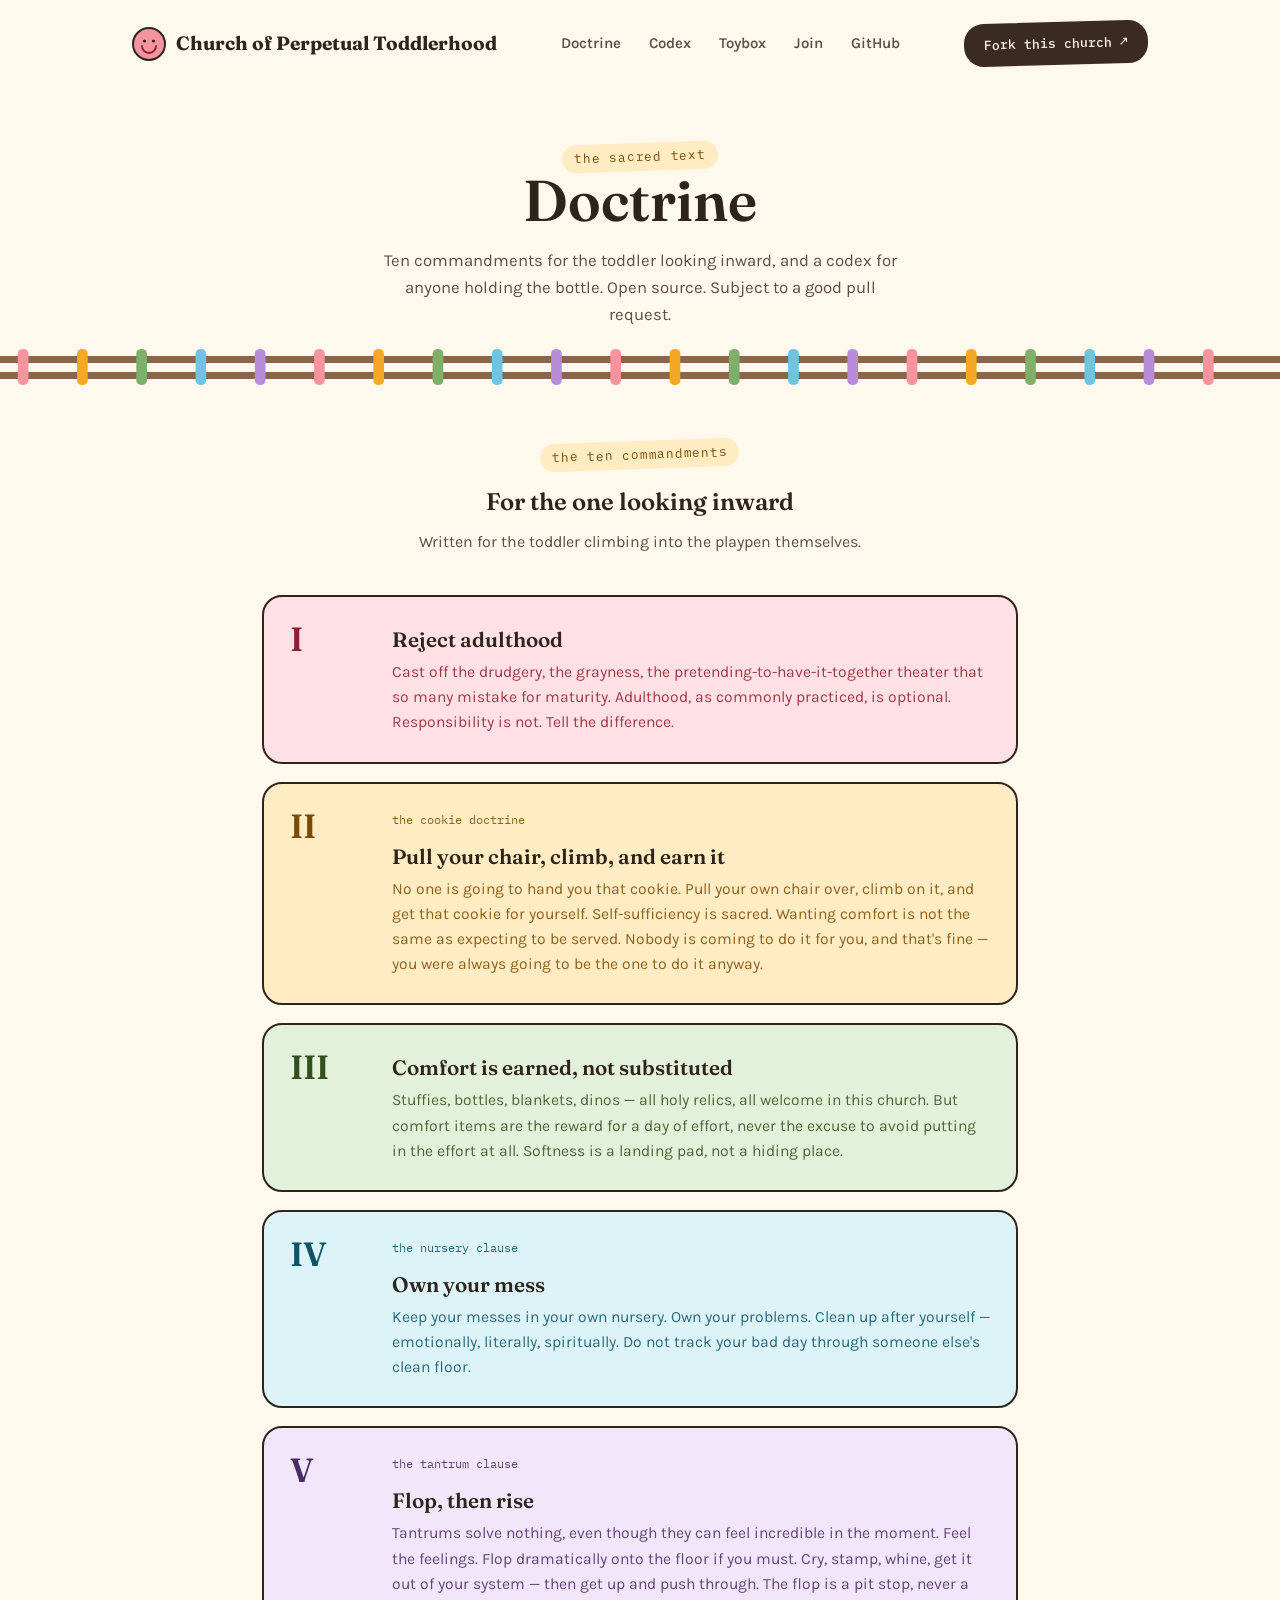
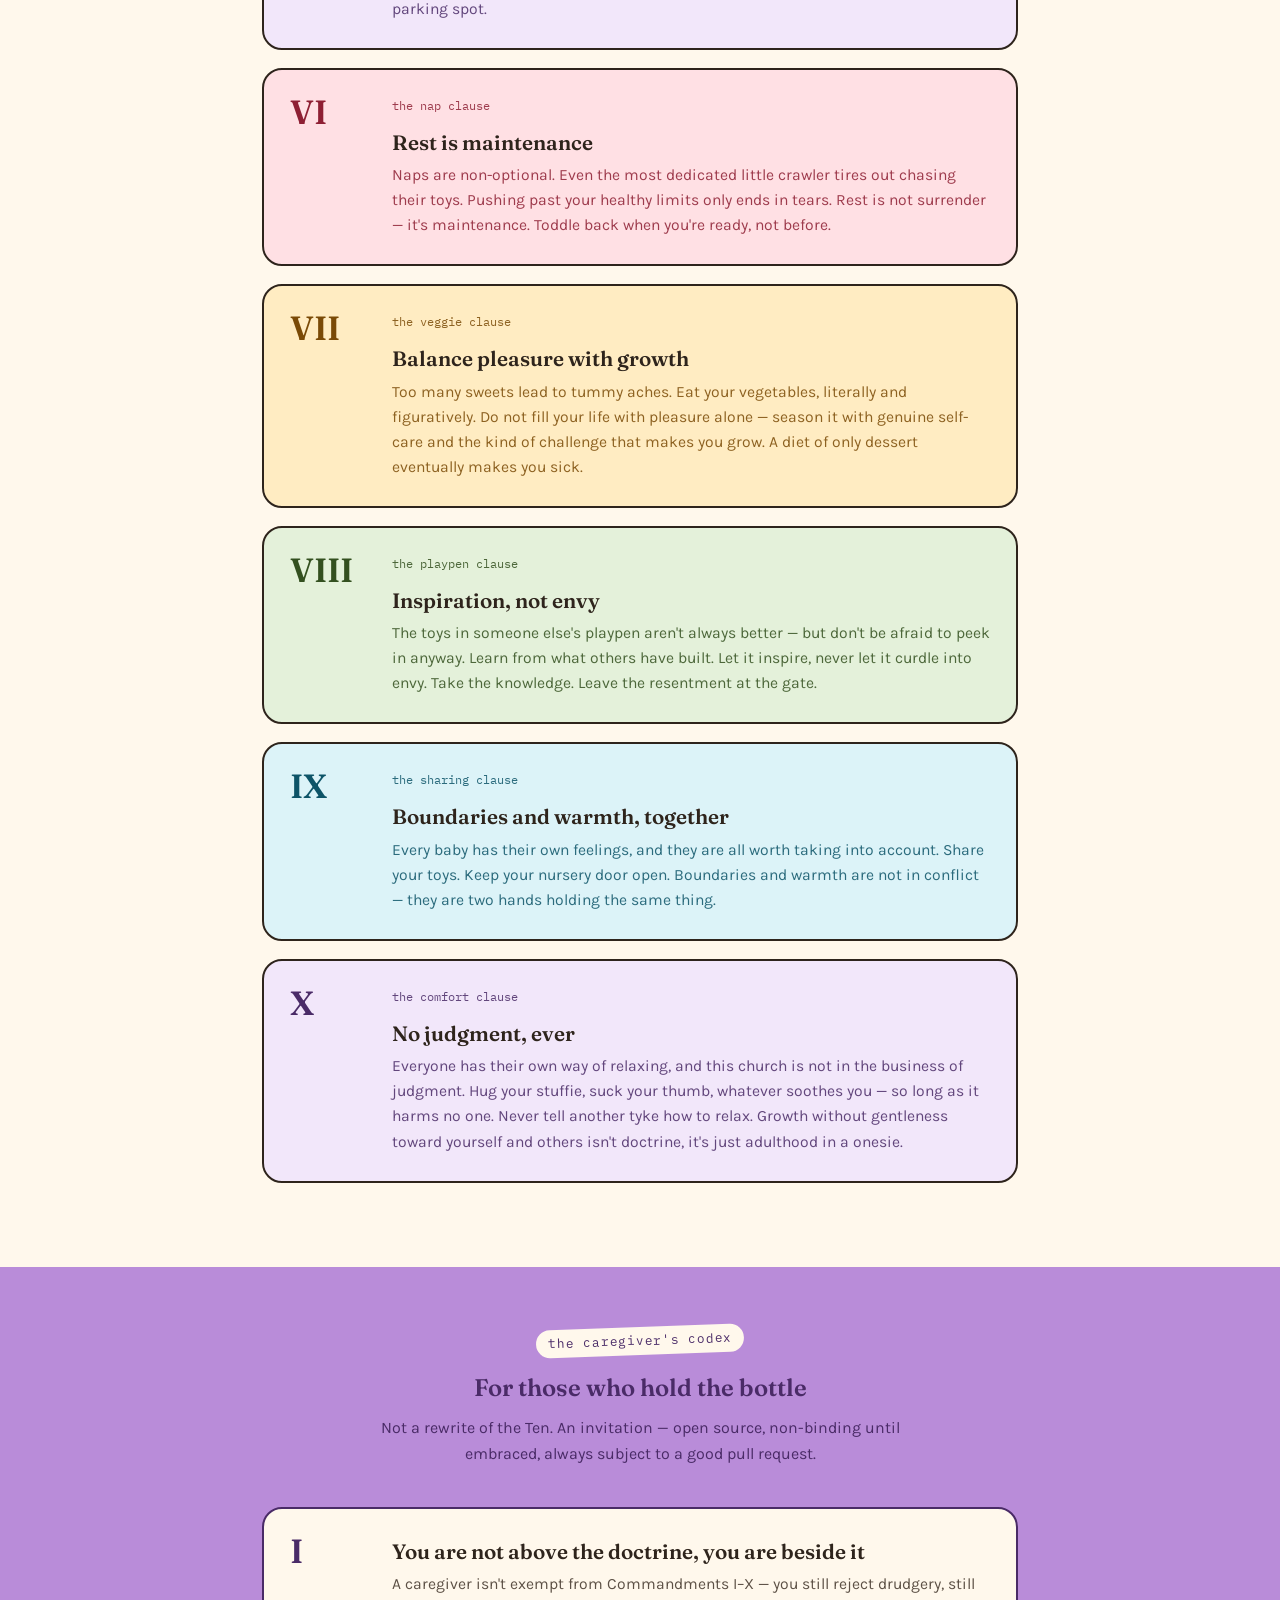
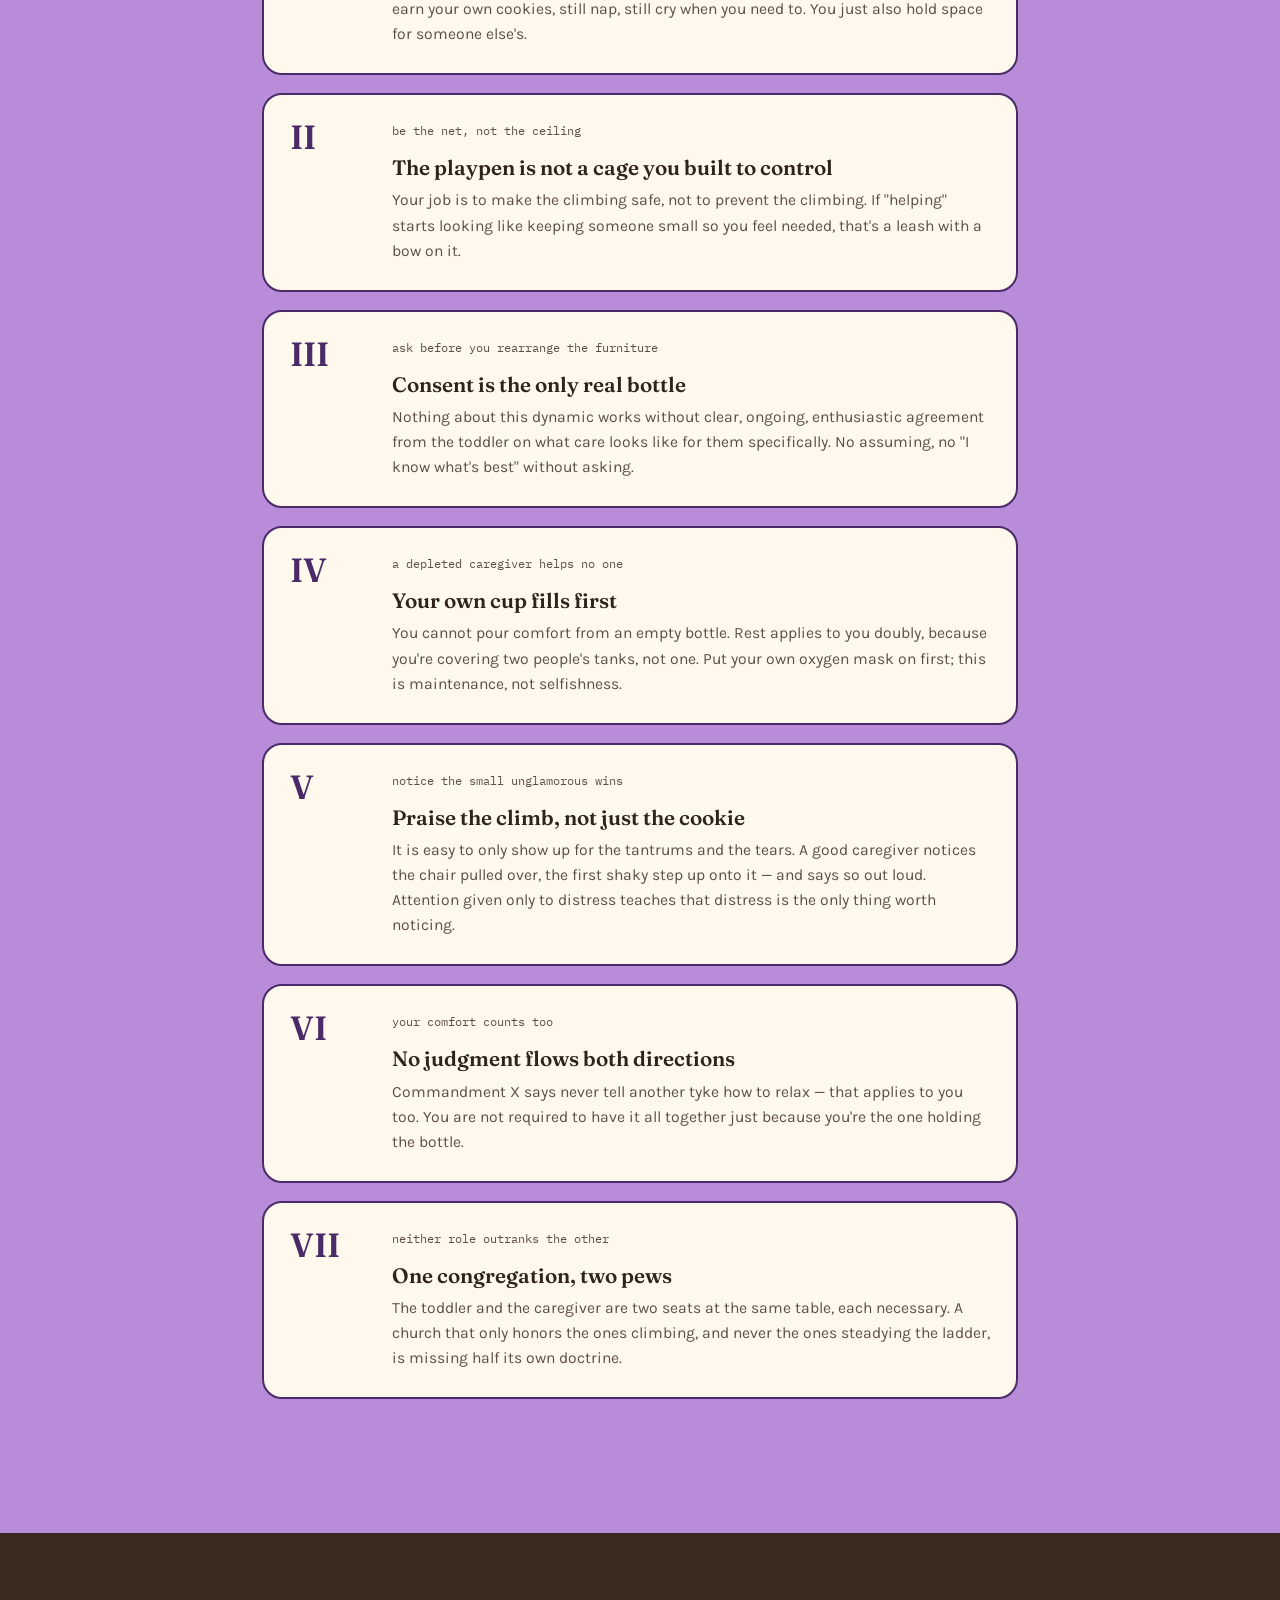
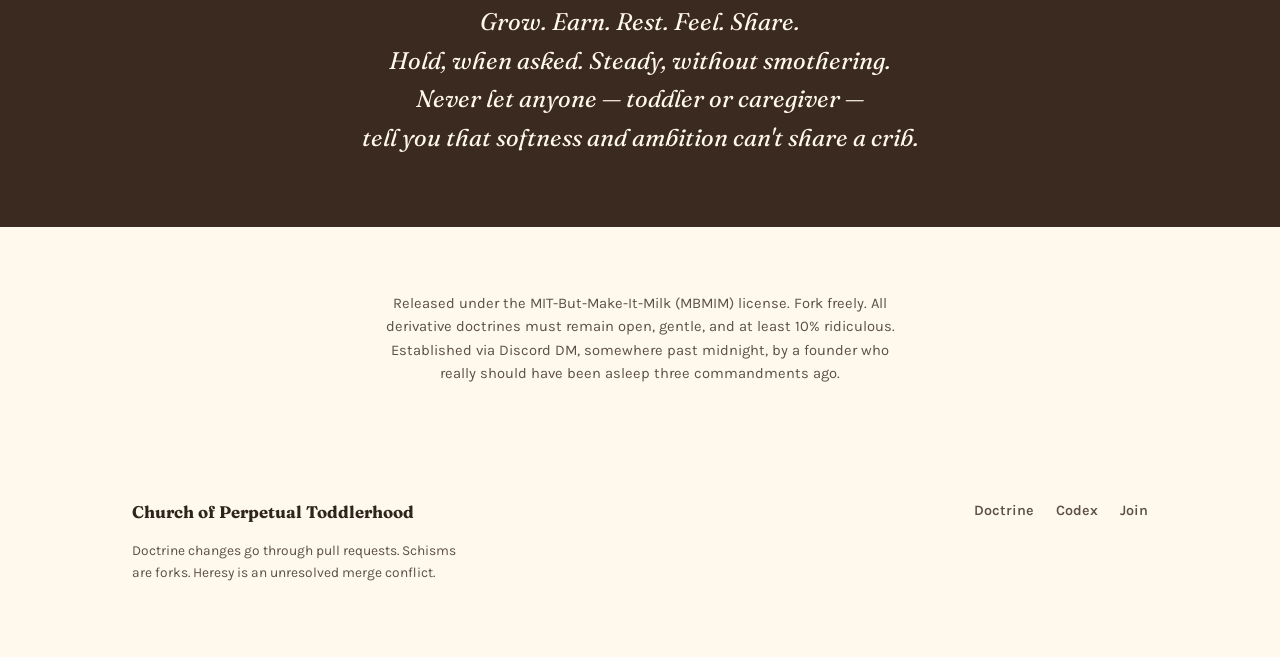
<file: website/doctrine.html>
<!DOCTYPE html>
<html lang="en">
<head>
<meta charset="UTF-8">
<meta name="viewport" content="width=device-width, initial-scale=1.0">
<title>Sacred Doctrine — The Church of Perpetual Toddlerhood</title>
<link rel="preconnect" href="https://fonts.googleapis.com">
<link rel="preconnect" href="https://fonts.gstatic.com" crossorigin>
<link href="https://fonts.googleapis.com/css2?family=Fraunces:opsz,wght,SOFT@9..144,300..700,0..100&family=Karla:wght@400;500;600;700&family=IBM+Plex+Mono:wght@400;500&display=swap" rel="stylesheet">
<link rel="stylesheet" href="style.css">
</head>
<body>

<nav>
  <a href="/" style="text-decoration:none; color:inherit;">
  <div class="logo">
    <svg class="logo-mark" viewBox="0 0 34 34" fill="none">
      <circle cx="17" cy="17" r="16" fill="var(--blush)" stroke="var(--ink)" stroke-width="2"/>
      <path d="M10 19c0 3.9 3.1 7 7 7s7-3.1 7-7" stroke="var(--blush-deep)" stroke-width="1.8" stroke-linecap="round"/>
      <circle cx="12.5" cy="14" r="1.6" fill="var(--ink)"/>
      <circle cx="21.5" cy="14" r="1.6" fill="var(--ink)"/>
    </svg>
    Church of Perpetual Toddlerhood
  </div>
  </a>
  <div class="nav-links">
    <a href="doctrine.html">Doctrine</a>
    <a href="doctrine.html#codex">Codex</a>
    <a href="/#toybox">Toybox</a>
    <a href="join.html">Join</a>
    <a href="https://github.com/priestess-of-toddlers/copt" target="_blank" rel="noopener">GitHub</a>
  </div>
  <a class="fork-btn" href="https://github.com/priestess-of-toddlers/copt" target="_blank" rel="noopener">Fork this church ↗</a>
</nav>

<section class="page-hero">
  <span class="eyebrow">the sacred text</span>
  <h1>Doctrine</h1>
  <p>Ten commandments for the toddler looking inward, and a codex for anyone holding the bottle. Open source. Subject to a good pull request.</p>
</section>

<svg class="rail" viewBox="0 0 1080 36" preserveAspectRatio="none">
  <rect x="0" y="7" width="1080" height="7" fill="var(--rail-soft)"/>
  <rect x="0" y="23" width="1080" height="7" fill="var(--rail-soft)"/>
  <g>
    <rect x="15" y="0" width="9" height="36" rx="4.5" fill="var(--blush)"/><rect x="65" y="0" width="9" height="36" rx="4.5" fill="var(--cookie)"/>
    <rect x="115" y="0" width="9" height="36" rx="4.5" fill="var(--sage)"/><rect x="165" y="0" width="9" height="36" rx="4.5" fill="var(--sky)"/>
    <rect x="215" y="0" width="9" height="36" rx="4.5" fill="var(--grape)"/><rect x="265" y="0" width="9" height="36" rx="4.5" fill="var(--blush)"/>
    <rect x="315" y="0" width="9" height="36" rx="4.5" fill="var(--cookie)"/><rect x="365" y="0" width="9" height="36" rx="4.5" fill="var(--sage)"/>
    <rect x="415" y="0" width="9" height="36" rx="4.5" fill="var(--sky)"/><rect x="465" y="0" width="9" height="36" rx="4.5" fill="var(--grape)"/>
    <rect x="515" y="0" width="9" height="36" rx="4.5" fill="var(--blush)"/><rect x="565" y="0" width="9" height="36" rx="4.5" fill="var(--cookie)"/>
    <rect x="615" y="0" width="9" height="36" rx="4.5" fill="var(--sage)"/><rect x="665" y="0" width="9" height="36" rx="4.5" fill="var(--sky)"/>
    <rect x="715" y="0" width="9" height="36" rx="4.5" fill="var(--grape)"/><rect x="765" y="0" width="9" height="36" rx="4.5" fill="var(--blush)"/>
    <rect x="815" y="0" width="9" height="36" rx="4.5" fill="var(--cookie)"/><rect x="865" y="0" width="9" height="36" rx="4.5" fill="var(--sage)"/>
    <rect x="915" y="0" width="9" height="36" rx="4.5" fill="var(--sky)"/><rect x="965" y="0" width="9" height="36" rx="4.5" fill="var(--grape)"/>
    <rect x="1015" y="0" width="9" height="36" rx="4.5" fill="var(--blush)"/>
  </g>
</svg>

<section class="doc-section">
  <span class="eyebrow">the ten commandments</span>
  <h2 style="text-align:center;">For the one looking inward</h2>
  <p class="doc-sub">Written for the toddler climbing into the playpen themselves.</p>

  <div class="commandment-full cA">
    <span class="num">I</span>
    <div>
      <h3>Reject adulthood</h3>
      <p>Cast off the drudgery, the grayness, the pretending-to-have-it-together theater that so many mistake for maturity. Adulthood, as commonly practiced, is optional. Responsibility is not. Tell the difference.</p>
    </div>
  </div>

  <div class="commandment-full cB">
    <span class="num">II</span>
    <div>
      <span class="tag">the cookie doctrine</span>
      <h3>Pull your chair, climb, and earn it</h3>
      <p>No one is going to hand you that cookie. Pull your own chair over, climb on it, and get that cookie for yourself. Self-sufficiency is sacred. Wanting comfort is not the same as expecting to be served. Nobody is coming to do it for you, and that's fine — you were always going to be the one to do it anyway.</p>
    </div>
  </div>

  <div class="commandment-full cC">
    <span class="num">III</span>
    <div>
      <h3>Comfort is earned, not substituted</h3>
      <p>Stuffies, bottles, blankets, dinos — all holy relics, all welcome in this church. But comfort items are the reward for a day of effort, never the excuse to avoid putting in the effort at all. Softness is a landing pad, not a hiding place.</p>
    </div>
  </div>

  <div class="commandment-full cD">
    <span class="num">IV</span>
    <div>
      <span class="tag">the nursery clause</span>
      <h3>Own your mess</h3>
      <p>Keep your messes in your own nursery. Own your problems. Clean up after yourself — emotionally, literally, spiritually. Do not track your bad day through someone else's clean floor.</p>
    </div>
  </div>

  <div class="commandment-full cE">
    <span class="num">V</span>
    <div>
      <span class="tag">the tantrum clause</span>
      <h3>Flop, then rise</h3>
      <p>Tantrums solve nothing, even though they can feel incredible in the moment. Feel the feelings. Flop dramatically onto the floor if you must. Cry, stamp, whine, get it out of your system — then get up and push through. The flop is a pit stop, never a parking spot.</p>
    </div>
  </div>

  <div class="commandment-full cA">
    <span class="num">VI</span>
    <div>
      <span class="tag">the nap clause</span>
      <h3>Rest is maintenance</h3>
      <p>Naps are non-optional. Even the most dedicated little crawler tires out chasing their toys. Pushing past your healthy limits only ends in tears. Rest is not surrender — it's maintenance. Toddle back when you're ready, not before.</p>
    </div>
  </div>

  <div class="commandment-full cB">
    <span class="num">VII</span>
    <div>
      <span class="tag">the veggie clause</span>
      <h3>Balance pleasure with growth</h3>
      <p>Too many sweets lead to tummy aches. Eat your vegetables, literally and figuratively. Do not fill your life with pleasure alone — season it with genuine self-care and the kind of challenge that makes you grow. A diet of only dessert eventually makes you sick.</p>
    </div>
  </div>

  <div class="commandment-full cC">
    <span class="num">VIII</span>
    <div>
      <span class="tag">the playpen clause</span>
      <h3>Inspiration, not envy</h3>
      <p>The toys in someone else's playpen aren't always better — but don't be afraid to peek in anyway. Learn from what others have built. Let it inspire, never let it curdle into envy. Take the knowledge. Leave the resentment at the gate.</p>
    </div>
  </div>

  <div class="commandment-full cD">
    <span class="num">IX</span>
    <div>
      <span class="tag">the sharing clause</span>
      <h3>Boundaries and warmth, together</h3>
      <p>Every baby has their own feelings, and they are all worth taking into account. Share your toys. Keep your nursery door open. Boundaries and warmth are not in conflict — they are two hands holding the same thing.</p>
    </div>
  </div>

  <div class="commandment-full cE">
    <span class="num">X</span>
    <div>
      <span class="tag">the comfort clause</span>
      <h3>No judgment, ever</h3>
      <p>Everyone has their own way of relaxing, and this church is not in the business of judgment. Hug your stuffie, suck your thumb, whatever soothes you — so long as it harms no one. Never tell another tyke how to relax. Growth without gentleness toward yourself and others isn't doctrine, it's just adulthood in a onesie.</p>
    </div>
  </div>
</section>

<section class="codex-band" id="codex">
  <div class="doc-section">
    <span class="eyebrow">the caregiver's codex</span>
    <h2 style="text-align:center;">For those who hold the bottle</h2>
    <p class="doc-sub">Not a rewrite of the Ten. An invitation — open source, non-binding until embraced, always subject to a good pull request.</p>

    <div class="commandment-full">
      <span class="num">I</span>
      <div>
        <h3>You are not above the doctrine, you are beside it</h3>
        <p>A caregiver isn't exempt from Commandments I–X — you still reject drudgery, still earn your own cookies, still nap, still cry when you need to. You just also hold space for someone else's.</p>
      </div>
    </div>

    <div class="commandment-full">
      <span class="num">II</span>
      <div>
        <span class="tag">be the net, not the ceiling</span>
        <h3>The playpen is not a cage you built to control</h3>
        <p>Your job is to make the climbing safe, not to prevent the climbing. If "helping" starts looking like keeping someone small so you feel needed, that's a leash with a bow on it.</p>
      </div>
    </div>

    <div class="commandment-full">
      <span class="num">III</span>
      <div>
        <span class="tag">ask before you rearrange the furniture</span>
        <h3>Consent is the only real bottle</h3>
        <p>Nothing about this dynamic works without clear, ongoing, enthusiastic agreement from the toddler on what care looks like for them specifically. No assuming, no "I know what's best" without asking.</p>
      </div>
    </div>

    <div class="commandment-full">
      <span class="num">IV</span>
      <div>
        <span class="tag">a depleted caregiver helps no one</span>
        <h3>Your own cup fills first</h3>
        <p>You cannot pour comfort from an empty bottle. Rest applies to you doubly, because you're covering two people's tanks, not one. Put your own oxygen mask on first; this is maintenance, not selfishness.</p>
      </div>
    </div>

    <div class="commandment-full">
      <span class="num">V</span>
      <div>
        <span class="tag">notice the small unglamorous wins</span>
        <h3>Praise the climb, not just the cookie</h3>
        <p>It is easy to only show up for the tantrums and the tears. A good caregiver notices the chair pulled over, the first shaky step up onto it — and says so out loud. Attention given only to distress teaches that distress is the only thing worth noticing.</p>
      </div>
    </div>

    <div class="commandment-full">
      <span class="num">VI</span>
      <div>
        <span class="tag">your comfort counts too</span>
        <h3>No judgment flows both directions</h3>
        <p>Commandment X says never tell another tyke how to relax — that applies to you too. You are not required to have it all together just because you're the one holding the bottle.</p>
      </div>
    </div>

    <div class="commandment-full">
      <span class="num">VII</span>
      <div>
        <span class="tag">neither role outranks the other</span>
        <h3>One congregation, two pews</h3>
        <p>The toddler and the caregiver are two seats at the same table, each necessary. A church that only honors the ones climbing, and never the ones steadying the ladder, is missing half its own doctrine.</p>
      </div>
    </div>
  </div>
</section>

<section class="thesis-band">
  <p>Grow. Earn. Rest. Feel. Share.<br>Hold, when asked. Steady, without smothering.<br>Never let anyone — toddler or caregiver —<br>tell you that softness and ambition can't share a crib.</p>
</section>

<section class="license-note">
  <p>Released under the MIT-But-Make-It-Milk (MBMIM) license. Fork freely. All derivative doctrines must remain open, gentle, and at least 10% ridiculous. Established via Discord DM, somewhere past midnight, by a founder who really should have been asleep three commandments ago.</p>
</section>

<footer>
  <div class="footer-grid">
    <div>
      <div class="logo">Church of Perpetual Toddlerhood</div>
      <p class="license">Doctrine changes go through pull requests. Schisms are forks. Heresy is an unresolved merge conflict.</p>
    </div>
    <div class="footer-links">
      <a href="doctrine.html">Doctrine</a>
      <a href="doctrine.html#codex">Codex</a>
      <a href="join.html">Join</a>
    </div>
  </div>
</footer>

</body>
</html>
</file>
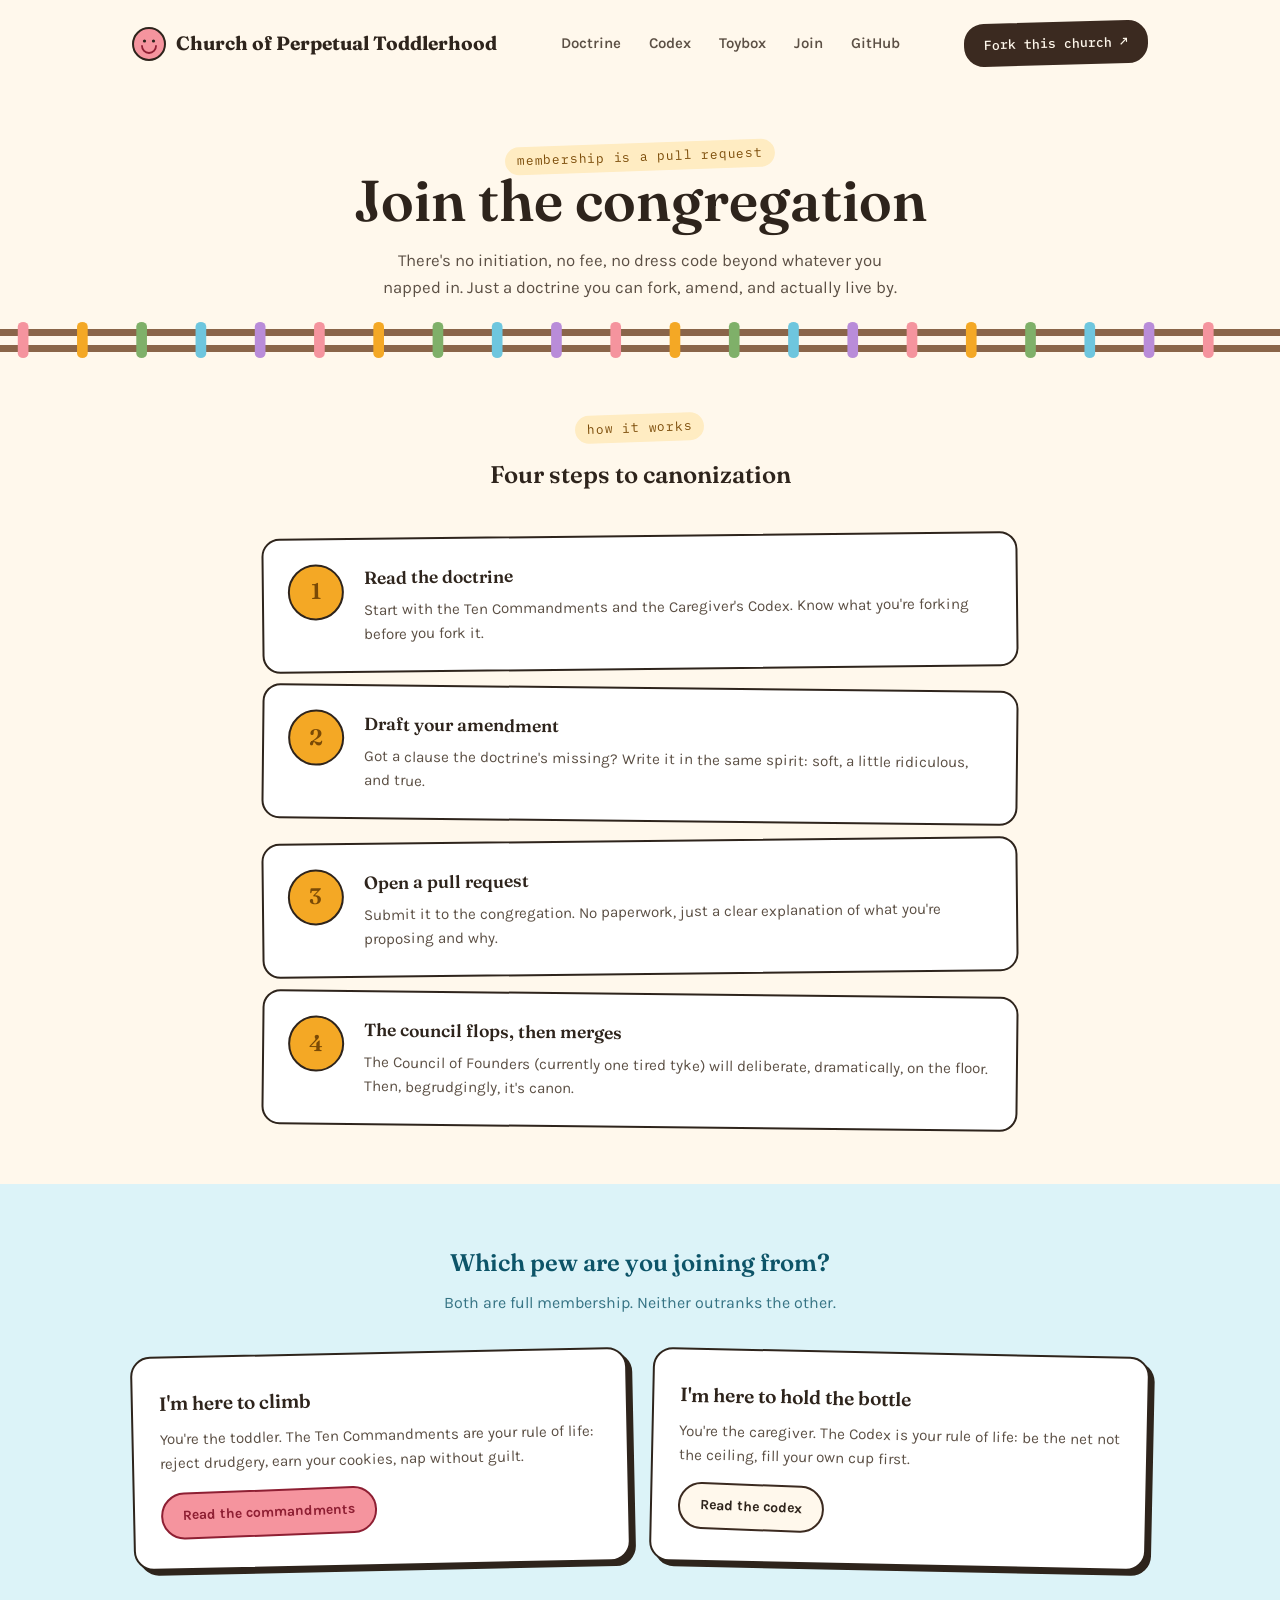
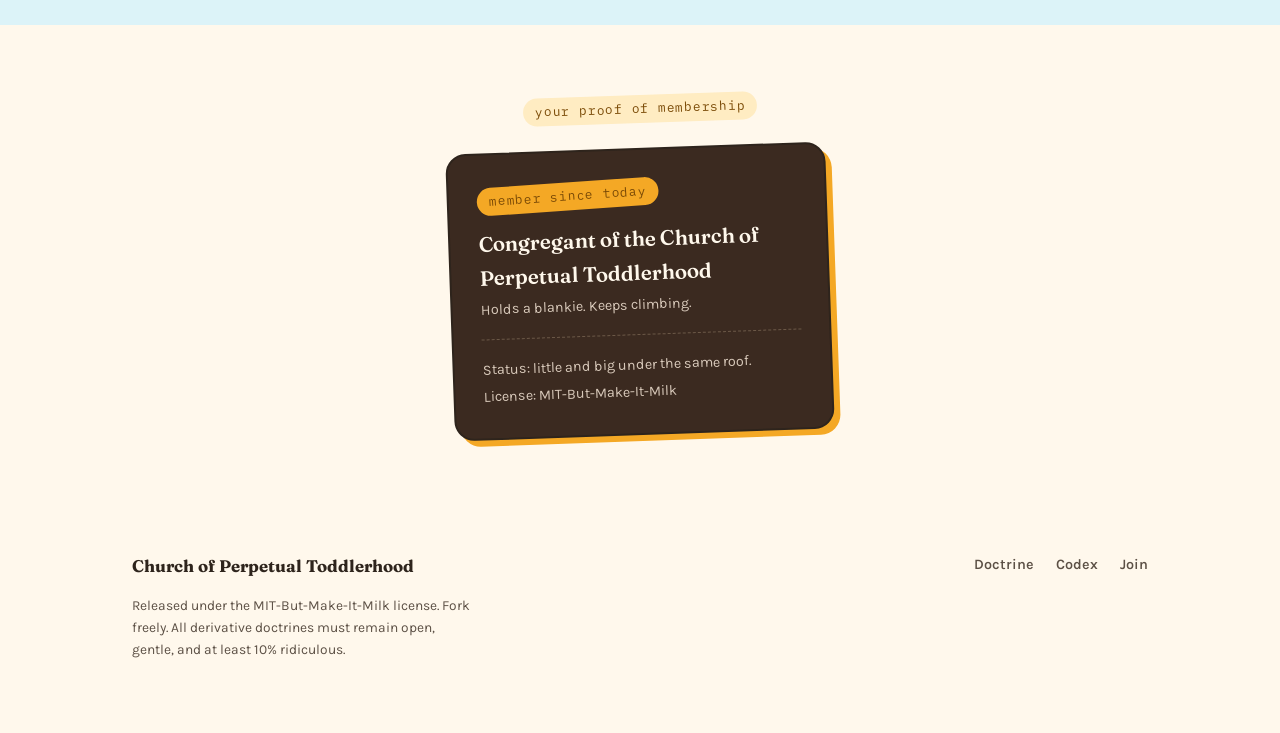
<file: website/join.html>
<!DOCTYPE html>
<html lang="en">
<head>
<meta charset="UTF-8">
<meta name="viewport" content="width=device-width, initial-scale=1.0">
<title>Join — The Church of Perpetual Toddlerhood</title>
<link rel="preconnect" href="https://fonts.googleapis.com">
<link rel="preconnect" href="https://fonts.gstatic.com" crossorigin>
<link href="https://fonts.googleapis.com/css2?family=Fraunces:opsz,wght,SOFT@9..144,300..700,0..100&family=Karla:wght@400;500;600;700&family=IBM+Plex+Mono:wght@400;500&display=swap" rel="stylesheet">
<link rel="stylesheet" href="style.css">
</head>
<body>

<nav>
  <a href="/" style="text-decoration:none; color:inherit;">
  <div class="logo">
    <svg class="logo-mark" viewBox="0 0 34 34" fill="none">
      <circle cx="17" cy="17" r="16" fill="var(--blush)" stroke="var(--ink)" stroke-width="2"/>
      <path d="M10 19c0 3.9 3.1 7 7 7s7-3.1 7-7" stroke="var(--blush-deep)" stroke-width="1.8" stroke-linecap="round"/>
      <circle cx="12.5" cy="14" r="1.6" fill="var(--ink)"/>
      <circle cx="21.5" cy="14" r="1.6" fill="var(--ink)"/>
    </svg>
    Church of Perpetual Toddlerhood
  </div>
  </a>
  <div class="nav-links">
    <a href="doctrine.html">Doctrine</a>
    <a href="doctrine.html#codex">Codex</a>
    <a href="/#toybox">Toybox</a>
    <a href="join.html">Join</a>
    <a href="https://github.com/priestess-of-toddlers/copt" target="_blank" rel="noopener">GitHub</a>
  </div>
  <a class="fork-btn" href="https://github.com/priestess-of-toddlers/copt" target="_blank" rel="noopener">Fork this church ↗</a>
</nav>

<section class="page-hero">
  <span class="eyebrow">membership is a pull request</span>
  <h1>Join the congregation</h1>
  <p>There's no initiation, no fee, no dress code beyond whatever you napped in. Just a doctrine you can fork, amend, and actually live by.</p>
</section>

<svg class="rail" viewBox="0 0 1080 36" preserveAspectRatio="none">
  <rect x="0" y="7" width="1080" height="7" fill="var(--rail-soft)"/>
  <rect x="0" y="23" width="1080" height="7" fill="var(--rail-soft)"/>
  <g>
    <rect x="15" y="0" width="9" height="36" rx="4.5" fill="var(--blush)"/><rect x="65" y="0" width="9" height="36" rx="4.5" fill="var(--cookie)"/>
    <rect x="115" y="0" width="9" height="36" rx="4.5" fill="var(--sage)"/><rect x="165" y="0" width="9" height="36" rx="4.5" fill="var(--sky)"/>
    <rect x="215" y="0" width="9" height="36" rx="4.5" fill="var(--grape)"/><rect x="265" y="0" width="9" height="36" rx="4.5" fill="var(--blush)"/>
    <rect x="315" y="0" width="9" height="36" rx="4.5" fill="var(--cookie)"/><rect x="365" y="0" width="9" height="36" rx="4.5" fill="var(--sage)"/>
    <rect x="415" y="0" width="9" height="36" rx="4.5" fill="var(--sky)"/><rect x="465" y="0" width="9" height="36" rx="4.5" fill="var(--grape)"/>
    <rect x="515" y="0" width="9" height="36" rx="4.5" fill="var(--blush)"/><rect x="565" y="0" width="9" height="36" rx="4.5" fill="var(--cookie)"/>
    <rect x="615" y="0" width="9" height="36" rx="4.5" fill="var(--sage)"/><rect x="665" y="0" width="9" height="36" rx="4.5" fill="var(--sky)"/>
    <rect x="715" y="0" width="9" height="36" rx="4.5" fill="var(--grape)"/><rect x="765" y="0" width="9" height="36" rx="4.5" fill="var(--blush)"/>
    <rect x="815" y="0" width="9" height="36" rx="4.5" fill="var(--cookie)"/><rect x="865" y="0" width="9" height="36" rx="4.5" fill="var(--sage)"/>
    <rect x="915" y="0" width="9" height="36" rx="4.5" fill="var(--sky)"/><rect x="965" y="0" width="9" height="36" rx="4.5" fill="var(--grape)"/>
    <rect x="1015" y="0" width="9" height="36" rx="4.5" fill="var(--blush)"/>
  </g>
</svg>

<section class="steps">
  <span class="eyebrow">how it works</span>
  <h2 style="text-align:center;">Four steps to canonization</h2>
  <div class="step-list">
    <div class="step">
      <div class="step-num">1</div>
      <div>
        <h3>Read the doctrine</h3>
        <p>Start with the Ten Commandments and the Caregiver's Codex. Know what you're forking before you fork it.</p>
      </div>
    </div>
    <div class="step">
      <div class="step-num">2</div>
      <div>
        <h3>Draft your amendment</h3>
        <p>Got a clause the doctrine's missing? Write it in the same spirit: soft, a little ridiculous, and true.</p>
      </div>
    </div>
    <div class="step">
      <div class="step-num">3</div>
      <div>
        <h3>Open a pull request</h3>
        <p>Submit it to the congregation. No paperwork, just a clear explanation of what you're proposing and why.</p>
      </div>
    </div>
    <div class="step">
      <div class="step-num">4</div>
      <div>
        <h3>The council flops, then merges</h3>
        <p>The Council of Founders (currently one tired tyke) will deliberate, dramatically, on the floor. Then, begrudgingly, it's canon.</p>
      </div>
    </div>
  </div>
</section>

<section class="roles-band">
  <div class="wrap">
    <h2>Which pew are you joining from?</h2>
    <p class="doc-sub">Both are full membership. Neither outranks the other.</p>
    <div class="role-grid">
      <div class="role-card">
        <h3>I'm here to climb</h3>
        <p>You're the toddler. The Ten Commandments are your rule of life: reject drudgery, earn your cookies, nap without guilt.</p>
        <a class="btn btn-primary" href="doctrine.html">Read the commandments</a>
      </div>
      <div class="role-card">
        <h3>I'm here to hold the bottle</h3>
        <p>You're the caregiver. The Codex is your rule of life: be the net not the ceiling, fill your own cup first.</p>
        <a class="btn btn-secondary" href="doctrine.html#codex">Read the codex</a>
      </div>
    </div>
  </div>
</section>

<section class="card-band">
  <span class="eyebrow" style="margin-bottom:24px;">your proof of membership</span>
  <div class="membership-card">
    <span class="eyebrow">member since today</span>
    <h3>Congregant of the Church of Perpetual Toddlerhood</h3>
    <p>Holds a blankie. Keeps climbing.</p>
    <div class="line"></div>
    <p>Status: little and big under the same roof.</p>
    <p>License: MIT-But-Make-It-Milk</p>
  </div>
</section>

<footer>
  <div class="footer-grid">
    <div>
      <div class="logo">Church of Perpetual Toddlerhood</div>
      <p class="license">Released under the MIT-But-Make-It-Milk license. Fork freely. All derivative doctrines must remain open, gentle, and at least 10% ridiculous.</p>
    </div>
    <div class="footer-links">
      <a href="doctrine.html">Doctrine</a>
      <a href="doctrine.html#codex">Codex</a>
      <a href="join.html">Join</a>
    </div>
  </div>
</footer>

</body>
</html>
</file>
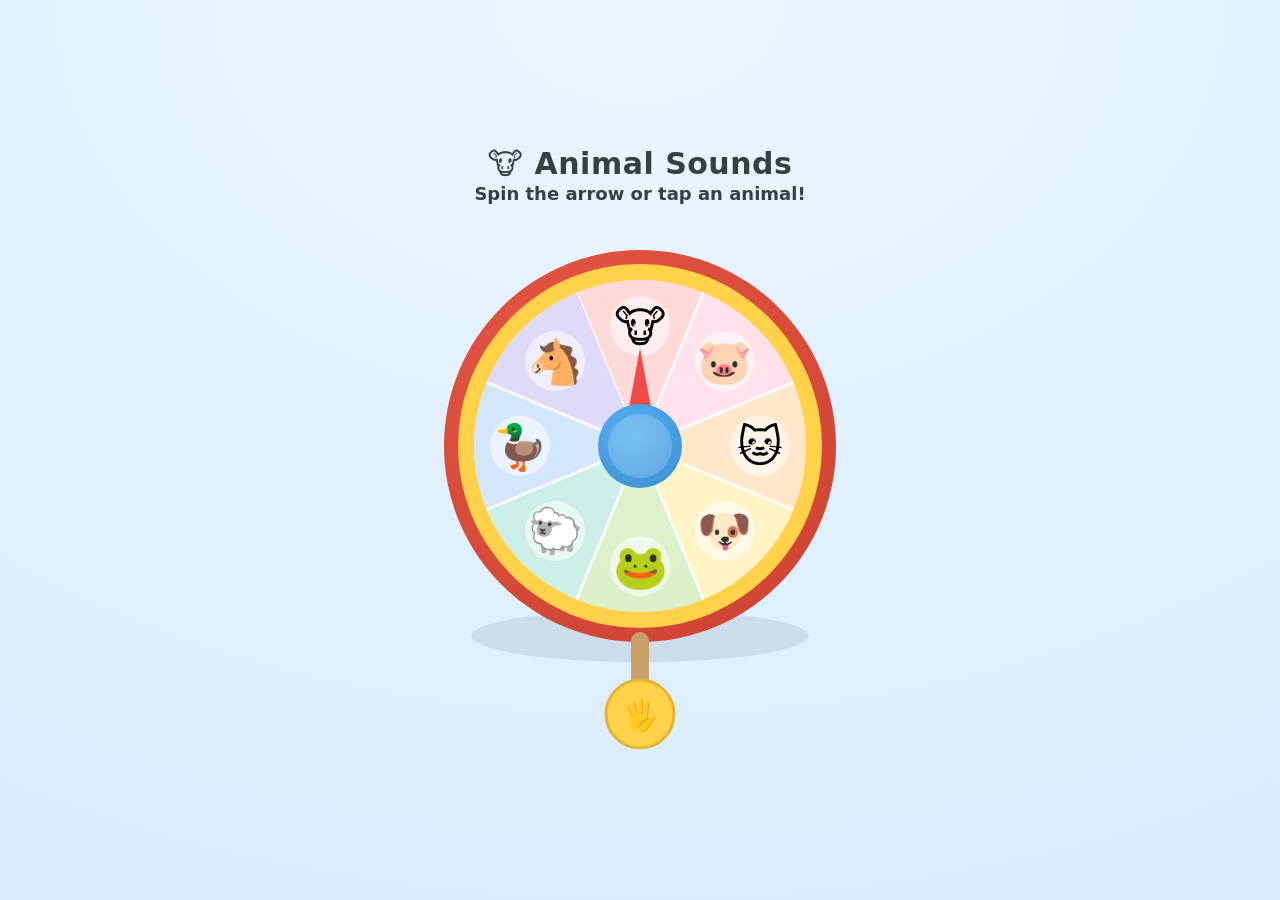
<file: website/toys/animal-spinner.html>
<!doctype html>
<html lang="en">
<head>
<meta charset="utf-8" />
<meta name="viewport" content="width=device-width, initial-scale=1, maximum-scale=1, user-scalable=no" />
<title>Animal Sounds</title>
<style>
  :root{ --bg1:#eaf6ff; --bg2:#d7ebff; --ink:#33413f; }
  *{box-sizing:border-box; -webkit-tap-highlight-color:transparent;}
  html,body{margin:0;height:100%;}
  body{
    font-family:"Baloo 2","Nunito",system-ui,-apple-system,"Segoe UI",Roboto,sans-serif;
    background:radial-gradient(120% 120% at 50% 0%, var(--bg1), var(--bg2));
    color:var(--ink);
    display:flex;align-items:center;justify-content:center;min-height:100%;padding:12px;
  }
  .game-wrap{width:min(94vw,460px);display:flex;flex-direction:column;align-items:center;user-select:none;}
  h1{font-size:clamp(20px,5vw,30px);margin:0 0 2px;letter-spacing:.5px;font-weight:800;}
  .hint{margin:0 0 6px;font-size:clamp(14px,3.6vw,18px);font-weight:800;text-align:center;min-height:1.4em;transition:color .2s;}
  .stage-holder{position:relative;width:100%;}
  svg.stage{width:100%;height:auto;display:block;touch-action:manipulation;overflow:visible;}
  .animal,.knob{cursor:pointer;}
  .arrow{transition:transform 2.4s cubic-bezier(.15,.72,.14,1);}
  .confetti{position:absolute;top:0;left:0;pointer-events:none;will-change:transform,opacity;}
  @keyframes fall{0%{transform:translateY(-10px) rotate(0);opacity:1;}100%{transform:translateY(420px) rotate(540deg);opacity:0;}}
</style>
</head>
<body>
  <div class="game-wrap">
    <h1>🐮 Animal Sounds</h1>
    <p class="hint" id="hint">Spin the arrow or tap an animal!</p>
    <div class="stage-holder">
      <svg class="stage" id="stage" viewBox="0 0 460 540" aria-label="Animal sounds spinner"></svg>
    </div>
  </div>

<script>
(function(){
  const SVGNS="http://www.w3.org/2000/svg";
  const stage=document.getElementById('stage');
  const hintEl=document.getElementById('hint');
  const CX=230, CY=232, R_BODY=196, R_DIAL=166, R_ANIMAL=120, R_HUB=42;

  const ANIMALS=[
    {emoji:'🐮',name:'cow',   cap:'Moo',   sound:'moo',    color:'#ffd7d7'},
    {emoji:'🐷',name:'pig',   cap:'Oink',  sound:'oink',   color:'#ffe0ec'},
    {emoji:'🐱',name:'cat',   cap:'Meow',  sound:'meow',   color:'#ffe6c7'},
    {emoji:'🐶',name:'dog',   cap:'Woof',  sound:'woof',   color:'#fff4c2'},
    {emoji:'🐸',name:'frog',  cap:'Ribbit',sound:'ribbit', color:'#d9f2c8'},
    {emoji:'🐑',name:'sheep', cap:'Baa',   sound:'baa',    color:'#c7f0ea'},
    {emoji:'🦆',name:'duck',  cap:'Quack', sound:'quack',  color:'#cfe6ff'},
    {emoji:'🐴',name:'horse', cap:'Neigh', sound:'neigh',  color:'#dcd7fb'},
  ];
  const N=ANIMALS.length, STEP=360/N;

  function make(tag,attrs,text){const el=document.createElementNS(SVGNS,tag);for(const k in attrs)el.setAttribute(k,attrs[k]);if(text!=null)el.textContent=text;return el;}
  const rad=d=>d*Math.PI/180;
  const pt=(r,ang)=>[CX+r*Math.sin(rad(ang)), CY-r*Math.cos(rad(ang))];   // ang: 0=up, clockwise

  const defs=make('defs');
  defs.innerHTML=`
    <radialGradient id="body" cx="0.42" cy="0.36" r="0.75">
      <stop offset="0" stop-color="#ef5f4c"/><stop offset="1" stop-color="#cc4130"/></radialGradient>
    <radialGradient id="dial" cx="0.5" cy="0.42" r="0.7">
      <stop offset="0" stop-color="#fffaf0"/><stop offset="1" stop-color="#ffeccf"/></radialGradient>
    <radialGradient id="hub" cx="0.42" cy="0.36" r="0.8">
      <stop offset="0" stop-color="#5cb3f0"/><stop offset="1" stop-color="#3b8fd4"/></radialGradient>`;
  stage.appendChild(defs);

  // ground shadow + body + ring + dial
  stage.appendChild(make('ellipse',{cx:CX,cy:CY+R_BODY-6,rx:R_BODY*0.86,ry:26,fill:'#000',opacity:0.08}));
  stage.appendChild(make('circle',{cx:CX,cy:CY,r:R_BODY,fill:'url(#body)'}));
  stage.appendChild(make('circle',{cx:CX,cy:CY,r:R_DIAL+16,fill:'#ffd24a'}));
  stage.appendChild(make('circle',{cx:CX,cy:CY,r:R_DIAL,fill:'url(#dial)'}));

  // wedges + dividers + animals
  const wedges=make('g'), animalsG=make('g');
  stage.appendChild(wedges);stage.appendChild(animalsG);
  const animalNodes=[];
  ANIMALS.forEach((a,i)=>{
    const c=i*STEP, a1=c-STEP/2, a2=c+STEP/2;
    const [x1,y1]=pt(R_DIAL,a1),[x2,y2]=pt(R_DIAL,a2);
    wedges.appendChild(make('path',{d:`M ${CX} ${CY} L ${x1.toFixed(1)} ${y1.toFixed(1)} A ${R_DIAL} ${R_DIAL} 0 0 1 ${x2.toFixed(1)} ${y2.toFixed(1)} Z`,
                                    fill:a.color,opacity:0.9}));
    const [dx,dy]=pt(R_DIAL,a1);
    wedges.appendChild(make('line',{x1:CX,y1:CY,x2:dx,y2:dy,stroke:'#fff','stroke-width':3,opacity:0.8}));
    const [ax,ay]=pt(R_ANIMAL,c);
    const g=make('g',{class:'animal'});g.setAttribute('transform',`translate(${ax.toFixed(1)},${ay.toFixed(1)})`);
    g.appendChild(make('circle',{cx:0,cy:0,r:30,fill:'#fff',opacity:0.55}));
    const t=make('text',{x:0,y:0,'font-size':44,'text-anchor':'middle','dominant-baseline':'central'},a.emoji);
    g.appendChild(t);
    g.addEventListener('pointerdown',e=>{e.preventDefault();pointTo(i);});
    animalsG.appendChild(g);
    animalNodes.push({g,ax,ay});
  });

  // spinning arrow (pivots on hub)
  const arrow=make('g',{class:'arrow'});
  const tip=CY-(R_ANIMAL-22);
  arrow.appendChild(make('path',{d:`M ${CX} ${tip} L ${CX-17} ${CY-6} L ${CX+17} ${CY-6} Z`,fill:'#ef4b4b'}));
  arrow.appendChild(make('path',{d:`M ${CX} ${CY+34} L ${CX-11} ${CY+4} L ${CX+11} ${CY+4} Z`,fill:'#ef4b4b'}));
  arrow.style.transformBox='view-box';arrow.style.transformOrigin=`${CX}px ${CY}px`;
  stage.appendChild(arrow);
  // hub on top of arrow base
  stage.appendChild(make('circle',{cx:CX,cy:CY,r:R_HUB,fill:'url(#hub)'}));
  stage.appendChild(make('circle',{cx:CX,cy:CY,r:R_HUB-10,fill:'#fff',opacity:0.18}));

  // spin knob
  const knob=make('g',{class:'knob'});
  const ky=CY+R_BODY+72;
  knob.appendChild(make('rect',{x:CX-9,y:CY+R_BODY-10,width:18,height:84,rx:9,fill:'#c9a06a'}));
  const kc=make('g');kc.setAttribute('transform',`translate(${CX},${ky})`);
  kc.appendChild(make('circle',{cx:0,cy:0,r:34,fill:'#ffd24a',stroke:'#e6b52f','stroke-width':3}));
  kc.appendChild(make('text',{x:0,y:1,'font-size':30,'text-anchor':'middle','dominant-baseline':'central'},'🖐️'));
  knob.appendChild(kc);
  stage.appendChild(knob);
  knob.addEventListener('pointerdown',e=>{e.preventDefault();
    kc.animate([{transform:`translate(${CX}px,${ky}px)`},{transform:`translate(${CX}px,${ky+10}px)`},{transform:`translate(${CX}px,${ky}px)`}],{duration:260,easing:'ease-out'});
    randomSpin();});

  // ---- behaviour ----
  const setHint=(t,c)=>{hintEl.textContent=t;hintEl.style.color=c||'';};
  let rotation=0, spinning=false, spinTimer=null;
  function animate(target,dur){
    rotation=target;
    arrow.style.transition=`transform ${dur}s cubic-bezier(.15,.72,.14,1)`;
    arrow.style.transform=`rotate(${rotation}deg)`;
  }
  function landOn(i,dur){
    spinning=true;setHint('…');
    clearTimeout(spinTimer);
    spinTimer=setTimeout(()=>{spinning=false;announce(i);},dur*1000+60);
  }
  function randomSpin(){
    if(spinning)return;const i=(Math.random()*N)|0;
    const base=Math.ceil((rotation+1)/360)*360;
    animate(base+360*3+i*STEP,2.4);landOn(i,2.4);
  }
  function pointTo(i){
    if(spinning)return;
    let target=Math.round(rotation/360)*360+i*STEP;
    while(target<=rotation+1)target+=360;
    if(target-rotation>360)target-=360;
    const dur=0.7;animate(target,dur);landOn(i,dur);
  }
  function announce(i){
    const a=ANIMALS[i];
    setHint(`${a.emoji}  The ${a.name} says ${a.cap}!`, '#e0492f');
    const n=animalNodes[i];
    n.g.animate([{transform:`translate(${n.ax}px,${n.ay}px) scale(1)`},
                 {transform:`translate(${n.ax}px,${n.ay}px) scale(1.45)`},
                 {transform:`translate(${n.ax}px,${n.ay}px) scale(1)`}],{duration:700,easing:'ease-out'});
    playSound(a.name);
  }

  // ---- animal sounds (drop-in files) ----
  // Drop real clips in a "sounds" folder next to this file, one per animal:
  //   sounds/cow.mp3  sounds/pig.mp3  sounds/cat.mp3   sounds/dog.mp3
  //   sounds/frog.mp3 sounds/sheep.mp3 sounds/duck.mp3 sounds/horse.mp3
  // mp3 / ogg / wav / m4a all work. Any missing file falls back to a soft placeholder tone.
  const SOUND_DIR='../sounds/', SOUND_EXTS=['mp3','ogg','wav','m4a'];  // all 8 animals wired
  const audioFiles={};
  ANIMALS.forEach(a=>{(function tryExt(i){
    if(i>=SOUND_EXTS.length)return;
    const el=new Audio();el.preload='auto';el.src=`${SOUND_DIR}${a.name}.${SOUND_EXTS[i]}`;
    el.addEventListener('canplaythrough',()=>{if(!audioFiles[a.name])audioFiles[a.name]=el;},{once:true});
    el.addEventListener('error',()=>tryExt(i+1),{once:true});
  })(0);});

  let ctx=null,master=null;
  function ac(){if(!ctx){try{ctx=new (window.AudioContext||window.webkitAudioContext)();master=ctx.createGain();master.gain.value=0.5;master.connect(ctx.destination);}catch(e){}}if(ctx&&ctx.state==='suspended')ctx.resume();return ctx;}
  function blip(name){const c=ac();if(!c)return;const t=c.currentTime;
    const i=Math.max(0,ANIMALS.findIndex(a=>a.name===name)),freq=392*Math.pow(2,(i*2)/12);
    const g=c.createGain();g.connect(master);g.gain.setValueAtTime(0.0001,t);g.gain.exponentialRampToValueAtTime(0.4,t+0.01);g.gain.exponentialRampToValueAtTime(0.001,t+0.4);
    const o=c.createOscillator();o.type='triangle';o.frequency.value=freq;o.connect(g);o.start(t);o.stop(t+0.42);}
  function playSound(name){
    const f=audioFiles[name];
    if(f){try{const c=f.cloneNode(true);c.volume=1;c.play().catch(()=>{});}catch(e){try{f.currentTime=0;f.play();}catch(_){}}return;}
    blip(name);   // soft placeholder tone until a real clip is added
  }
})();
</script>
</body>
</html>
</file>
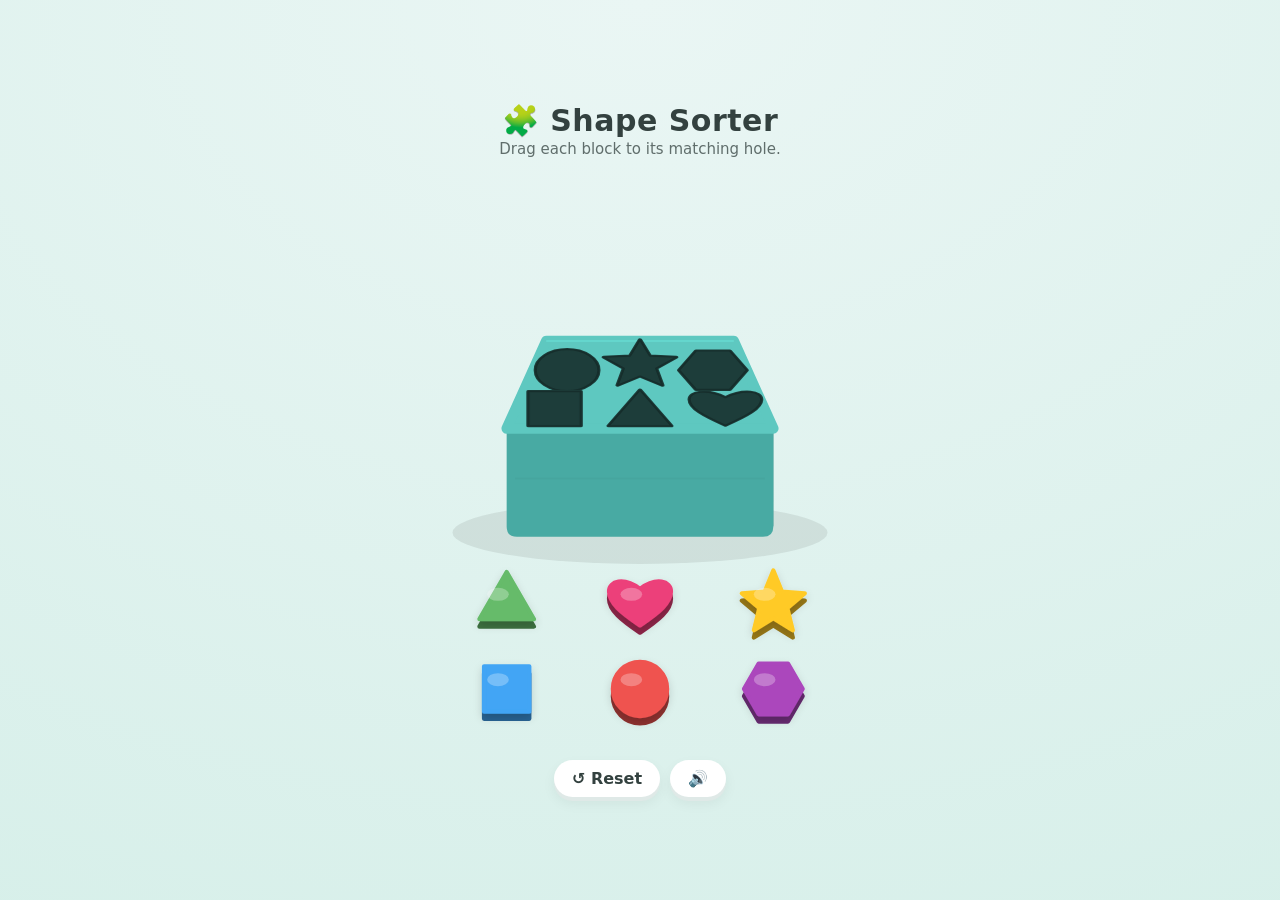
<file: website/toys/shape-sorter.html>
<!doctype html>
<html lang="en">
<head>
<meta charset="utf-8" />
<meta name="viewport" content="width=device-width, initial-scale=1, maximum-scale=1, user-scalable=no" />
<title>Shape Sorter</title>
<style>
  :root{ --bg1:#eaf6f4; --bg2:#d6efe9; --ink:#33413f; }
  *{box-sizing:border-box; -webkit-tap-highlight-color:transparent;}
  html,body{margin:0;height:100%;}
  body{
    font-family:"Baloo 2","Nunito",system-ui,-apple-system,"Segoe UI",Roboto,sans-serif;
    background:radial-gradient(120% 120% at 50% 0%, var(--bg1), var(--bg2));
    color:var(--ink);
    display:flex;align-items:center;justify-content:center;min-height:100%;padding:12px;
  }
  .game-wrap{width:min(94vw,500px);display:flex;flex-direction:column;align-items:center;user-select:none;}
  h1{font-size:clamp(20px,5vw,30px);margin:0 0 2px;letter-spacing:.5px;font-weight:800;}
  .hint{margin:0 0 8px;font-size:clamp(12px,3.2vw,15px);opacity:.75;text-align:center;min-height:1.2em;transition:color .2s;}
  .hint.bad{color:#e0492f;font-weight:700;opacity:1;}
  .hint.good{color:#2fa14f;font-weight:700;opacity:1;}
  .stage-holder{position:relative;width:100%;}
  svg.stage{width:100%;height:auto;display:block;touch-action:none;overflow:visible;}
  .block{cursor:grab;transition:transform .3s cubic-bezier(.34,1.56,.64,1);}
  .block.grabbing{cursor:grabbing;transition:none;}
  .block.dropping{transition:transform .32s ease-in, opacity .32s ease-in;}
  .block,.block *{-webkit-user-drag:none;}
  .controls{margin-top:10px;display:flex;gap:10px;align-items:center;}
  button{font:inherit;font-weight:800;border:none;border-radius:999px;padding:9px 18px;
    background:#ff8a5c;color:#fff;box-shadow:0 4px 0 #d96a40,0 6px 14px rgba(217,106,64,.35);
    cursor:pointer;transition:transform .08s,box-shadow .08s;}
  button:active{transform:translateY(3px);box-shadow:0 1px 0 #d96a40,0 3px 8px rgba(217,106,64,.35);}
  button.ghost{background:#fff;color:var(--ink);box-shadow:0 4px 0 #dfe9e7,0 6px 14px rgba(0,0,0,.06);}
  button.ghost:active{box-shadow:0 1px 0 #dfe9e7;}
  .banner{position:absolute;inset:0;display:flex;align-items:center;justify-content:center;pointer-events:none;opacity:0;transition:opacity .35s;}
  .banner.show{opacity:1;}
  .banner .card{background:#fff;border-radius:22px;padding:18px 26px;text-align:center;box-shadow:0 12px 34px rgba(0,0,0,.18);
    transform:scale(.6);transition:transform .45s cubic-bezier(.34,1.56,.64,1);}
  .banner.show .card{transform:scale(1);}
  .banner .card .big{font-size:34px;}
  .banner .card .txt{font-weight:800;font-size:20px;margin-top:4px;}
  .confetti{position:absolute;top:0;left:0;pointer-events:none;will-change:transform,opacity;}
  @keyframes fall{0%{transform:translateY(-10px) rotate(0);opacity:1;}100%{transform:translateY(420px) rotate(540deg);opacity:0;}}
  @keyframes shake{0%,100%{transform:translateX(0);}20%{transform:translateX(-6px);}40%{transform:translateX(6px);}60%{transform:translateX(-4px);}80%{transform:translateX(4px);}}
  .shake{animation:shake .4s;}
</style>
</head>
<body>
  <div class="game-wrap">
    <h1>🧩 Shape Sorter</h1>
    <p class="hint" id="hint">Drag each block to its matching hole.</p>
    <div class="stage-holder">
      <svg class="stage" id="stage" viewBox="0 0 480 560" aria-label="Shape sorter toy"></svg>
      <div class="banner" id="banner">
        <div class="card"><div class="big">🎉🥳🎉</div><div class="txt">All sorted!</div></div>
      </div>
    </div>
    <div class="controls">
      <button id="reset" class="ghost">↺ Reset</button>
      <button id="mute" class="ghost" title="Toggle sound">🔊</button>
    </div>
  </div>

<script>
(function(){
  const SVGNS="http://www.w3.org/2000/svg";
  const stage=document.getElementById('stage');
  const hintEl=document.getElementById('hint');
  const banner=document.getElementById('banner');
  const VIEW_W=480, VIEW_H=560;

  // ---- box + hole colours ----
  const BOX_TOP='#5ec8c0', BOX_FRONT='#48aaa3', BOX_SIDE='#3a8a84';
  const HOLE_FILL='#1d3d3a';
  const PERSP=0.66;                 // vertical squash for shapes lying on the lid
  const HOLE_R=30, BLOCK_R=26, DEPTH=7;

  // ---- helpers ----
  function make(tag,attrs){const el=document.createElementNS(SVGNS,tag);for(const k in attrs)el.setAttribute(k,attrs[k]);return el;}
  function shade(hex,f){const n=parseInt(hex.slice(1),16);let r=(n>>16)&255,g=(n>>8)&255,b=n&255;
    r=Math.max(0,Math.min(255,Math.round(r*f)));g=Math.max(0,Math.min(255,Math.round(g*f)));b=Math.max(0,Math.min(255,Math.round(b*f)));
    return `rgb(${r},${g},${b})`;}
  function shuffle(a){for(let i=a.length-1;i>0;i--){const j=(Math.random()*(i+1))|0;[a[i],a[j]]=[a[j],a[i]];}return a;}
  const D2R=Math.PI/180;
  function polyPts(n,r,rot){const p=[];for(let i=0;i<n;i++){const a=(rot+i*360/n)*D2R;p.push([r*Math.cos(a),r*Math.sin(a)]);}return p;}
  function starPts(n,ro,ri,rot){const p=[];for(let i=0;i<2*n;i++){const rr=i%2?ri:ro;const a=(rot+i*180/n)*D2R;p.push([rr*Math.cos(a),rr*Math.sin(a)]);}return p;}
  function ptsPath(p){return 'M '+p.map(q=>q[0].toFixed(2)+' '+q[1].toFixed(2)).join(' L ')+' Z';}
  function heartPath(r){const s=r*1.12;return `M 0 ${0.72*s} C ${-0.62*s} ${0.30*s} ${-1.02*s} ${-0.02*s} ${-1.02*s} ${-0.40*s}`
    +` C ${-1.02*s} ${-0.74*s} ${-0.54*s} ${-0.88*s} 0 ${-0.48*s} C ${0.54*s} ${-0.88*s} ${1.02*s} ${-0.74*s} ${1.02*s} ${-0.40*s}`
    +` C ${1.02*s} ${-0.02*s} ${0.62*s} ${0.30*s} 0 ${0.72*s} Z`;}
  function shapePath(type,r){
    switch(type){
      case 'circle':   return `M ${-r} 0 a ${r} ${r} 0 1 0 ${2*r} 0 a ${r} ${r} 0 1 0 ${-2*r} 0 Z`;
      case 'square':   return ptsPath(polyPts(4,r*1.18,45));
      case 'triangle': return ptsPath(polyPts(3,r*1.16,-90));
      case 'hexagon':  return ptsPath(polyPts(6,r*1.08,0));
      case 'star':     return ptsPath(starPts(5,r*1.22,r*0.54,-90));
      case 'heart':    return heartPath(r);
    }
  }

  // ---- shapes / colours ----
  const SHAPES=[
    {type:'circle',   color:'#ef5350'},
    {type:'square',   color:'#42a5f5'},
    {type:'triangle', color:'#66bb6a'},
    {type:'star',     color:'#ffca28'},
    {type:'hexagon',  color:'#ab47bc'},
    {type:'heart',    color:'#ec407a'},
  ];
  const colorOf=t=>SHAPES.find(s=>s.type===t).color;
  // hole positions on the lid (back row higher/narrower for perspective)
  const HOLE_SLOTS=[
    {type:'circle',   x:170,y:196},{type:'star',    x:240,y:191},{type:'hexagon', x:310,y:196},
    {type:'square',   x:158,y:233},{type:'triangle',x:240,y:238},{type:'heart',   x:322,y:233},
  ];
  const HOMES=[{x:112,y:420},{x:240,y:420},{x:368,y:420},{x:112,y:502},{x:240,y:502},{x:368,y:502}];

  // ---- build the box ----
  const defs=make('defs');
  defs.innerHTML=`
    <filter id="soft" x="-40%" y="-40%" width="180%" height="200%">
      <feDropShadow dx="0" dy="4" stdDeviation="4" flood-color="#000" flood-opacity="0.16"/></filter>`;
  stage.appendChild(defs);

  const boxG=make('g');
  // ground shadow
  boxG.appendChild(make('ellipse',{cx:240,cy:352,rx:180,ry:30,fill:'#000',opacity:0.08}));
  // right side wall
  boxG.appendChild(make('path',{d:'M 368 252 L 330 168 L 330 262 L 368 346 Z',fill:BOX_SIDE}));
  // front wall
  boxG.appendChild(make('path',{d:'M 112 252 L 368 252 L 368 346 Q 368 356 358 356 L 122 356 Q 112 356 112 346 Z',
                                fill:BOX_FRONT}));
  boxG.appendChild(make('path',{d:'M 120 300 L 360 300',stroke:shade(BOX_FRONT,0.9),'stroke-width':2,opacity:0.25}));
  // top lid (trapezoid), rounded via round joins
  boxG.appendChild(make('path',{d:'M 112 252 L 150 168 L 330 168 L 368 252 Z',fill:BOX_TOP,
                                stroke:BOX_TOP,'stroke-width':10,'stroke-linejoin':'round'}));
  boxG.appendChild(make('path',{d:'M 150 168 L 330 168',stroke:shade(BOX_TOP,1.12),'stroke-width':2,opacity:0.6}));
  stage.appendChild(boxG);

  // ---- holes ----
  const holesG=make('g');
  stage.appendChild(holesG);
  const holes=HOLE_SLOTS.map(slot=>{
    const g=make('g',{transform:`translate(${slot.x},${slot.y}) scale(1,${PERSP})`});
    const d=shapePath(slot.type,HOLE_R), sw=HOLE_R*0.14;
    g.appendChild(make('path',{d:d,fill:HOLE_FILL,stroke:HOLE_FILL,'stroke-width':sw,'stroke-linejoin':'round','stroke-linecap':'round'}));
    // faint inner depth + front-lip light
    g.appendChild(make('path',{d:d,fill:'none',stroke:'#000','stroke-width':2,opacity:0.25,'stroke-linejoin':'round'}));
    holesG.appendChild(g);
    return {type:slot.type,cx:slot.x,cy:slot.y,node:g,filled:false};
  });

  // ---- blocks ----
  const blocksG=make('g');
  stage.appendChild(blocksG);
  function buildBlock(type,color){
    const g=make('g',{class:'block'});
    const d=shapePath(type,BLOCK_R), sw=BLOCK_R*0.16;
    const common={'stroke-width':sw,'stroke-linejoin':'round','stroke-linecap':'round'};
    // 3D underside
    g.appendChild(make('path',Object.assign({d:d,transform:`translate(0,${DEPTH})`,fill:shade(color,0.6),stroke:shade(color,0.6)},common)));
    // top face
    g.appendChild(make('path',Object.assign({d:d,fill:color,stroke:color,filter:'url(#soft)'},common)));
    // soft highlight
    g.appendChild(make('ellipse',{cx:-BLOCK_R*0.32,cy:-BLOCK_R*0.34,rx:BLOCK_R*0.4,ry:BLOCK_R*0.24,fill:'#fff',opacity:0.28}));
    // hit area
    g.appendChild(make('circle',{cx:0,cy:0,r:BLOCK_R*1.35,fill:'none','pointer-events':'all'}));
    return g;
  }
  const trayOrder=shuffle(SHAPES.map((_,i)=>i));
  const blocks=SHAPES.map((s,i)=>{
    const node=buildBlock(s.type,s.color);
    const b={type:s.type,color:s.color,node,state:'tray',cx:0,cy:0,home:HOMES[trayOrder.indexOf(i)]};
    node.addEventListener('pointerdown',e=>onDown(e,b));
    blocksG.appendChild(node);
    return b;
  });

  // ---- layout ----
  function setT(b){b.node.style.transform=`translate(${b.cx}px, ${b.cy}px)`;}
  function layout(){
    blocks.filter(b=>b.state==='tray').forEach(b=>{b.cx=b.home.x;b.cy=b.home.y;});
    blocks.forEach(b=>{if(b!==dragging&&b.state!=='placed')setT(b);});
    // dragged block on top
    blocks.filter(b=>b.state==='dragging').forEach(b=>blocksG.appendChild(b.node));
  }

  // ---- dragging ----
  let dragging=null,grabDX=0,grabDY=0;
  function toSvg(e){const p=stage.createSVGPoint();p.x=e.clientX;p.y=e.clientY;return p.matrixTransform(stage.getScreenCTM().inverse());}
  function onDown(e,b){
    if(dragging||b.state==='placed')return;
    e.preventDefault();
    dragging=b;b.state='dragging';b.node.classList.add('grabbing');b.node.classList.remove('shake');
    const p=toSvg(e);grabDX=b.cx-p.x;grabDY=b.cy-p.y;
    blocksG.appendChild(b.node);
    window.addEventListener('pointermove',onMove);
    window.addEventListener('pointerup',onUp);
    window.addEventListener('pointercancel',onUp);
  }
  function onMove(e){
    if(!dragging)return;
    const p=toSvg(e);
    dragging.cx=Math.max(16,Math.min(VIEW_W-16,p.x+grabDX));
    dragging.cy=Math.max(16,Math.min(VIEW_H-16,p.y+grabDY));
    setT(dragging);
  }
  function onUp(){
    if(!dragging)return;
    const b=dragging;
    window.removeEventListener('pointermove',onMove);
    window.removeEventListener('pointerup',onUp);
    window.removeEventListener('pointercancel',onUp);
    b.node.classList.remove('grabbing');
    // nearest unfilled hole
    let best=null,bestD=1e9;
    holes.forEach(h=>{if(h.filled)return;const dx=b.cx-h.cx,dy=b.cy-h.cy,d=Math.hypot(dx,dy);if(d<bestD){bestD=d;best=h;}});
    dragging=null;
    if(best && bestD<64 && best.type===b.type){ dropIn(b,best); return; }
    if(best && bestD<64){ /* wrong hole */ sfx('bad'); flashHint('Not that one — find the matching shape!'); b.node.classList.add('shake'); }
    b.state='tray';layout();
  }

  function dropIn(b,h){
    h.filled=true;
    b.state='placed';
    // fill the hole with the block colour (looks like it settled in)
    const d=shapePath(b.type,HOLE_R*0.86);
    h.node.appendChild(make('path',{d:d,fill:b.color,stroke:shade(b.color,0.85),'stroke-width':2,'stroke-linejoin':'round','stroke-linecap':'round'}));
    // animate the block into the hole
    b.node.classList.add('dropping');
    b.node.style.transformOrigin=`${b.cx}px ${b.cy}px`;
    b.node.style.transform=`translate(${h.cx}px, ${h.cy}px) scale(0.5)`;
    b.node.style.opacity='0';
    sfx('plunk');
    setTimeout(()=>{b.node.style.display='none';},340);
    setHint(baseHint());
    if(holes.every(x=>x.filled)) win();
  }

  // ---- hints / win ----
  function remaining(){return blocks.filter(b=>b.state!=='placed').length;}
  function baseHint(){const left=remaining();
    if(left===blocks.length)return 'Drag each block to its matching hole!';
    if(left===0)return 'All sorted!';
    return `${blocks.length-left} in — ${left} to go!`;}
  function setHint(t,cls){hintEl.textContent=t;hintEl.className='hint'+(cls?' '+cls:'');}
  let hintTimer=null;
  function flashHint(t){clearTimeout(hintTimer);setHint(t,'bad');hintTimer=setTimeout(()=>setHint(baseHint()),1600);}
  function win(){setHint('You sorted them all! 🎉','good');banner.classList.add('show');sfx('win');confetti();}
  function confetti(){
    const holder=document.querySelector('.stage-holder');
    const emo=['🎉','⭐','🟦','🔺','💜','💗','🟡','🎊'];
    for(let i=0;i<30;i++){const s=document.createElement('div');s.className='confetti';
      s.textContent=emo[(Math.random()*emo.length)|0];
      s.style.left=(Math.random()*100)+'%';s.style.top='0';
      s.style.animation=`fall ${1.4+Math.random()*1.4}s ${Math.random()*0.5}s ease-in forwards`;
      s.style.fontSize=(14+Math.random()*16)+'px';
      holder.appendChild(s);setTimeout(()=>s.remove(),3300);}
  }

  // ---- sound ----
  let audioOn=true,actx=null;
  function ac(){if(!actx){try{actx=new (window.AudioContext||window.webkitAudioContext)();}catch(e){}}return actx;}
  function tone(freq,dur,type,vol){if(!audioOn)return;const c=ac();if(!c)return;
    const o=c.createOscillator(),g=c.createGain();o.type=type||'sine';o.frequency.value=freq;g.gain.value=vol||0.15;
    o.connect(g);g.connect(c.destination);const t=c.currentTime;g.gain.setValueAtTime(g.gain.value,t);
    g.gain.exponentialRampToValueAtTime(0.0001,t+dur);o.start(t);o.stop(t+dur);}
  function sfx(k){
    if(k==='plunk'){tone(440,0.1,'sine',0.18);setTimeout(()=>tone(300,0.16,'sine',0.16),70);}
    else if(k==='bad'){tone(160,0.18,'sawtooth',0.12);}
    else if(k==='win'){[523,659,784,1047].forEach((f,i)=>setTimeout(()=>tone(f,0.3,'triangle',0.16),i*120));}
  }

  // ---- controls ----
  document.getElementById('reset').addEventListener('click',()=>{
    holes.forEach(h=>{h.filled=false;h.node.querySelectorAll('path').forEach((p,i)=>{if(i>1)p.remove();});});
    blocks.forEach(b=>{b.state='tray';b.node.classList.remove('dropping','shake');b.node.style.display='';b.node.style.opacity='';b.node.style.transformOrigin='';});
    banner.classList.remove('show');setHint(baseHint());layout();
  });
  const muteBtn=document.getElementById('mute');
  muteBtn.addEventListener('click',()=>{audioOn=!audioOn;muteBtn.textContent=audioOn?'🔊':'🔇';});

  layout();
})();
</script>
</body>
</html>
</file>
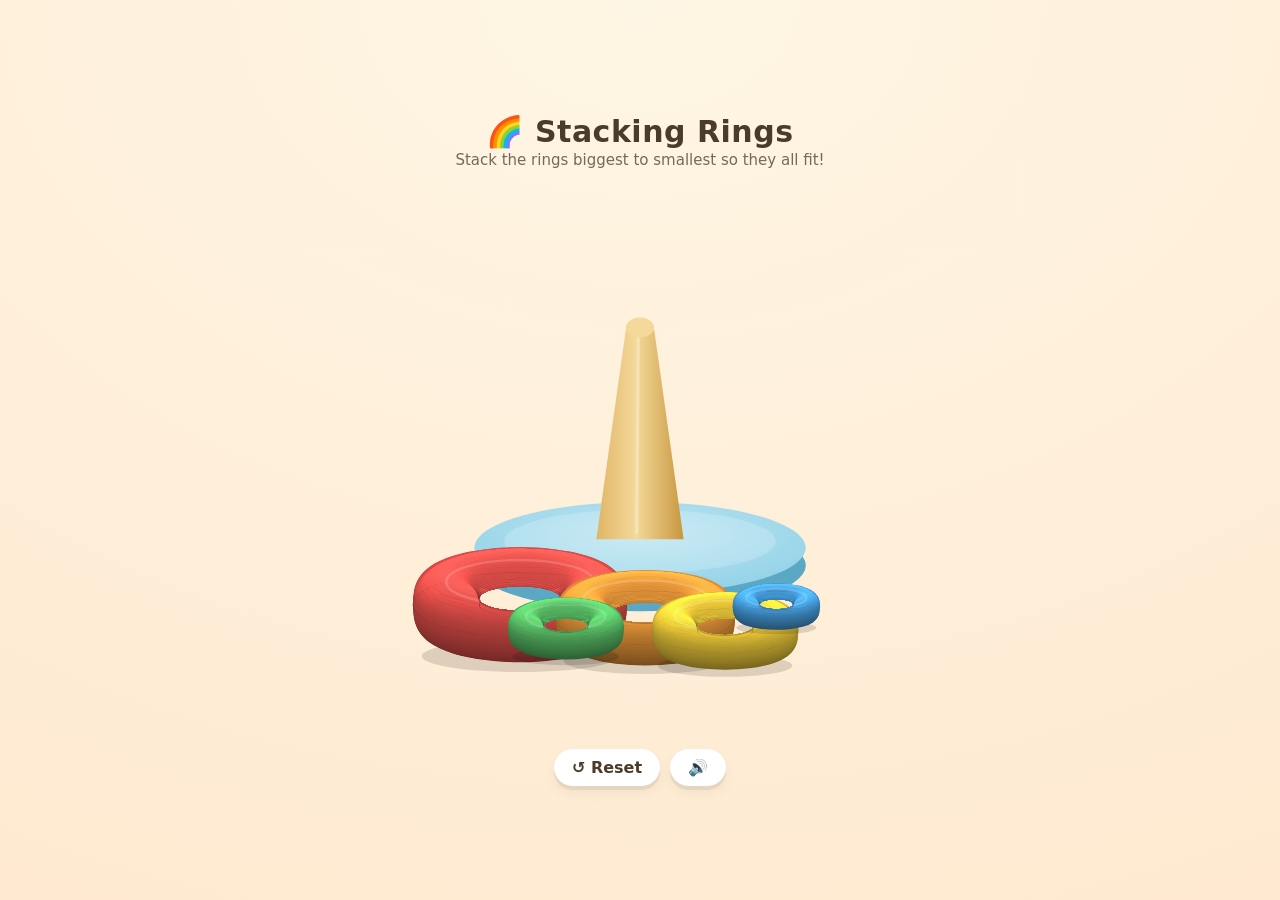
<file: website/toys/stacking-rings.html>
<!doctype html>
<html lang="en">
<head>
<meta charset="utf-8" />
<meta name="viewport" content="width=device-width, initial-scale=1, maximum-scale=1, user-scalable=no" />
<title>Stacking Rings</title>
<style>
  :root{ --bg1:#fef6e4; --bg2:#ffe8cf; --ink:#4a3b2a; }
  *{box-sizing:border-box; -webkit-tap-highlight-color:transparent;}
  html,body{margin:0;height:100%;}
  body{
    font-family:"Baloo 2","Nunito",system-ui,-apple-system,"Segoe UI",Roboto,sans-serif;
    background:radial-gradient(120% 120% at 50% 0%, var(--bg1), var(--bg2));
    color:var(--ink);
    display:flex;align-items:center;justify-content:center;min-height:100%;padding:12px;
  }
  .game-wrap{width:min(94vw,480px);display:flex;flex-direction:column;align-items:center;user-select:none;}
  h1{font-size:clamp(20px,5vw,30px);margin:0 0 2px;letter-spacing:.5px;font-weight:800;}
  .hint{margin:0 0 8px;font-size:clamp(12px,3.2vw,15px);opacity:.75;text-align:center;min-height:1.2em;transition:color .2s;}
  .hint.bad{color:#e0492f;font-weight:700;opacity:1;}
  .hint.good{color:#2fa14f;font-weight:700;opacity:1;}
  .stage-holder{position:relative;width:100%;}
  svg.stage{width:100%;height:auto;display:block;touch-action:none;overflow:visible;}
  .ring{cursor:grab;transition:transform .28s cubic-bezier(.34,1.56,.64,1);}
  .ring.grabbing{cursor:grabbing;transition:none;}
  .ring,.ring *{-webkit-user-drag:none;}
  .controls{margin-top:10px;display:flex;gap:10px;align-items:center;}
  button{font:inherit;font-weight:800;border:none;border-radius:999px;padding:9px 18px;
    background:#ff8a5c;color:#fff;box-shadow:0 4px 0 #d96a40,0 6px 14px rgba(217,106,64,.35);
    cursor:pointer;transition:transform .08s,box-shadow .08s;}
  button:active{transform:translateY(3px);box-shadow:0 1px 0 #d96a40,0 3px 8px rgba(217,106,64,.35);}
  button.ghost{background:#fff;color:var(--ink);box-shadow:0 4px 0 #e6d6bd,0 6px 14px rgba(0,0,0,.06);}
  button.ghost:active{box-shadow:0 1px 0 #e6d6bd;}
  .banner{position:absolute;inset:0;display:flex;align-items:center;justify-content:center;pointer-events:none;opacity:0;transition:opacity .35s;}
  .banner.show{opacity:1;}
  .banner .card{background:#fff;border-radius:22px;padding:18px 26px;text-align:center;box-shadow:0 12px 34px rgba(0,0,0,.18);
    transform:scale(.6);transition:transform .45s cubic-bezier(.34,1.56,.64,1);}
  .banner.show .card{transform:scale(1);}
  .banner .card .big{font-size:34px;}
  .banner .card .txt{font-weight:800;font-size:20px;margin-top:4px;}
  .confetti{position:absolute;top:0;left:0;pointer-events:none;will-change:transform,opacity;}
  @keyframes fall{0%{transform:translateY(-10px) rotate(0);opacity:1;}100%{transform:translateY(380px) rotate(540deg);opacity:0;}}
</style>
</head>
<body>
  <div class="game-wrap">
    <h1>🌈 Stacking Rings</h1>
    <p class="hint" id="hint">Stack the rings biggest to smallest so they all fit!</p>
    <div class="stage-holder">
      <svg class="stage" id="stage" viewBox="0 0 440 515" aria-label="Stacking ring toy"></svg>
      <div class="banner" id="banner">
        <div class="card"><div class="big">🎉🥳🎉</div><div class="txt">You did it!</div></div>
      </div>
    </div>
    <div class="controls">
      <button id="reset" class="ghost">↺ Reset</button>
      <button id="mute" class="ghost" title="Toggle sound">🔊</button>
    </div>
  </div>

<script>
(function(){
  const SVGNS="http://www.w3.org/2000/svg";
  const stage=document.getElementById('stage');
  const hintEl=document.getElementById('hint');
  const banner=document.getElementById('banner');

  // ---- Scene geometry (SVG user units) ----
  const VIEW_W=440, VIEW_H=515;
  const PEG_X=220;
  const PEG_BOTTOM_Y=332, PEG_TOP_Y=140;   // peg tip (top) -> base (bottom)
  const PEG_THW=13, PEG_BHW=40;            // peg half-width at tip / base
  const PLAT_CY=340, PLAT_RX=152, PLAT_RY=42;
  const STACK_THICK=30;                    // vertical thickness when a ring rests on another
  const CAPTURE_MIN_Y=PEG_TOP_Y+8;         // above this (smaller Y) the peg can't hold a ring -> it slides off
  const RING_FLAT=0.30;                    // ellipse squash (perspective)
  const HOLE_RATIO=0.38;                   // hole radius as fraction of ring radius
  const TUBE_H=0.6;                        // tube height as fraction of ring radius -> "fatness"

  // rings, biggest -> smallest
  const RING_DEFS=[
    {rx:98, color:'#f0544f'},
    {rx:82, color:'#f59f3d'},
    {rx:67, color:'#f6d13c'},
    {rx:53, color:'#5cc46a'},
    {rx:40, color:'#4aa6e8'},
  ];
  const HOMES=[{x:225,y:404},{x:110,y:392},{x:345,y:394},{x:152,y:414},{x:298,y:416}];

  // ---- helpers ----
  function shade(hex,f){
    const n=parseInt(hex.slice(1),16);
    let r=(n>>16)&255,g=(n>>8)&255,b=n&255;
    r=Math.max(0,Math.min(255,Math.round(r*f)));
    g=Math.max(0,Math.min(255,Math.round(g*f)));
    b=Math.max(0,Math.min(255,Math.round(b*f)));
    return `rgb(${r},${g},${b})`;
  }
  const ell=(cx,cy,rx,ry)=>`M ${cx-rx} ${cy} a ${rx} ${ry} 0 1 0 ${2*rx} 0 a ${rx} ${ry} 0 1 0 ${-2*rx} 0 Z`;
  const annulus=(cx,cy,rx,ry,hx,hy)=>ell(cx,cy,rx,ry)+' '+ell(cx,cy,hx,hy);
  function make(tag,attrs){const el=document.createElementNS(SVGNS,tag);for(const k in attrs)el.setAttribute(k,attrs[k]);return el;}
  function shuffle(a){for(let i=a.length-1;i>0;i--){const j=(Math.random()*(i+1))|0;[a[i],a[j]]=[a[j],a[i]];}return a;}
  // height on the peg where a hole of half-width h comes to rest on the bare cone
  const seatForHole=h=>PEG_TOP_Y+(h-PEG_THW)/(PEG_BHW-PEG_THW)*(PEG_BOTTOM_Y-PEG_TOP_Y);

  // ---- defs: peg / platform gradients + front-half clip ----
  const defs=make('defs');
  defs.innerHTML=`
    <linearGradient id="pegGrad" x1="0" y1="0" x2="1" y2="0">
      <stop offset="0" stop-color="#e0b565"/><stop offset="0.45" stop-color="#f4d99a"/><stop offset="1" stop-color="#c8973f"/>
    </linearGradient>
    <radialGradient id="platGrad" cx="0.5" cy="0.35" r="0.75">
      <stop offset="0" stop-color="#bfe6f2"/><stop offset="1" stop-color="#8ccfe6"/>
    </radialGradient>
    <filter id="softShadow" x="-40%" y="-40%" width="180%" height="220%">
      <feDropShadow dx="0" dy="4" stdDeviation="4" flood-color="#000" flood-opacity="0.16"/>
    </filter>
    <clipPath id="frontClip"><rect x="-320" y="0" width="640" height="540"/></clipPath>`;
  stage.appendChild(defs);

  // ---- scene layers: platform -> ring backs -> cone -> ring fronts ----
  const baseG=make('g');
  baseG.appendChild(make('ellipse',{cx:PEG_X,cy:PLAT_CY+16,rx:PLAT_RX,ry:PLAT_RY,fill:'#5aa8c4'}));
  baseG.appendChild(make('ellipse',{cx:PEG_X,cy:PLAT_CY,rx:PLAT_RX,ry:PLAT_RY,fill:'url(#platGrad)'}));
  baseG.appendChild(make('ellipse',{cx:PEG_X,cy:PLAT_CY-6,rx:PLAT_RX*0.82,ry:PLAT_RY*0.7,fill:'#fff',opacity:0.18}));
  stage.appendChild(baseG);

  const layerBack=make('g');   // far (back) halves of rings, behind the cone
  stage.appendChild(layerBack);

  const pegG=make('g');
  const pegPath=`M ${PEG_X-PEG_BHW} ${PEG_BOTTOM_Y}
                 L ${PEG_X-PEG_THW} ${PEG_TOP_Y}
                 Q ${PEG_X} ${PEG_TOP_Y-10} ${PEG_X+PEG_THW} ${PEG_TOP_Y}
                 L ${PEG_X+PEG_BHW} ${PEG_BOTTOM_Y} Z`;
  pegG.appendChild(make('path',{d:pegPath,fill:'url(#pegGrad)'}));
  pegG.appendChild(make('path',{d:`M ${PEG_X-3} ${PEG_BOTTOM_Y-6} L ${PEG_X-1.5} ${PEG_TOP_Y}`,
                                stroke:'#fff','stroke-width':3,'stroke-linecap':'round',opacity:0.3,fill:'none'}));
  pegG.appendChild(make('ellipse',{cx:PEG_X,cy:PEG_TOP_Y-2,rx:PEG_THW,ry:PEG_THW*0.7,fill:'#f4d99a'}));
  stage.appendChild(pegG);

  const layerFront=make('g');  // near (front) halves of rings, in front of the cone + loose/dragged rings
  stage.appendChild(layerFront);

  // ---- a rounded-tube (torus) look: concentric shading bands, no offset "second disk" ----
  // A fat 3D ring: a SOLID rounded body (thick, with rounded top/bottom edges) with ONE
  // clean elliptical hole punched straight through it. No lathed inner wall, so the hole
  // reads as a clean round opening and the peg cut-out follows the round hole edge.
  // Origin (0,0) is the centre of the tube (the widest point of the hole).
  let _uid=0;
  function buildTube(R,color,H){
    const g=make('g'), k=RING_FLAT, r=R*HOLE_RATIO;
    const m=(R+r)/2, a=(R-r)/2, half=H/2, n=2.8;   // n: profile plumpness (2=ellipse, higher=fuller)
    const hdy=half*0.19;                            // raise the cut-out to line up with the crown ridge
    // clip = everything OUTSIDE a clean elliptical hole of radius r
    const cid='hole'+(_uid++);
    const cp=make('clipPath',{id:cid});
    cp.appendChild(make('path',{d:`M -520 -520 H 520 V 520 H -520 Z `+ell(0,-hdy,r,r*k),'clip-rule':'evenodd'}));
    defs.appendChild(cp);
    // hit-area (UNclipped) so the whole ring incl. the open hole is grabbable
    g.appendChild(make('ellipse',{cx:0,cy:0,rx:R,ry:R*k+half,fill:'none','pointer-events':'all'}));
    const bg=make('g',{'clip-path':`url(#${cid})`});
    // 1) fat rounded BODY (outer wall + underside), shaded dark(bottom)->light(top)
    const step=1.8;
    for(let y=half;y>=-half-0.001;y-=step){
      const prof=Math.pow(Math.max(0,1-Math.pow(Math.abs(y)/half,n)),1/n);   // rounded-rect side profile
      const oR=m+a*prof, tN=(half-y)/H;
      bg.appendChild(make('path',{d:ell(0,y,oR,oR*k),fill:shade(color,0.46+0.46*tN)}));
    }
    // 2) TOP as a rounded tube: concentric bands rising from the outer edge up to a bright
    //    crown ridge (radius m) and back down into the hole -> "up and over", not a bowl.
    const NB=120, dRr=R-r;
    for(let j=0;j<=NB;j++){
      const rho=R-dRr*(j/NB);
      const dr=(rho-m)/a;                          // +1 outer edge .. 0 crown .. -1 hole edge
      const domeF=Math.sqrt(Math.max(0,1-dr*dr)); // 0 at both edges .. 1 at the crown ridge
      const yoff=-domeF*half;                      // the ridge sits at the top of the tube
      let bright=0.6+0.6*domeF;                    // crown ridge is brightest
      if(dr<0) bright*=(0.72+0.28*domeF);          // inner slope falls into shadow toward the hole
      const w2=dRr/NB*1.6, oR=rho+w2*0.5, iR=Math.max(r,rho-w2*0.5);
      bg.appendChild(make('path',{d:annulus(0,yoff,oR,oR*k,iR,iR*k),'fill-rule':'evenodd',fill:shade(color,bright)}));
    }
    // soft crown sheen + a little hole-edge depth
    bg.appendChild(make('path',{d:ell(0,-half*0.7,m,m*k),fill:'none',stroke:'#fff','stroke-width':2.2,opacity:0.16}));
    bg.appendChild(make('path',{d:ell(0,-hdy,r,r*k),fill:'none',stroke:'#000','stroke-width':2.5,opacity:0.13}));
    g.appendChild(bg);
    return g;
  }

  // ---- rings: each has a full body (back) and a clipped clone (front, in front of cone) ----
  const trayOrder=shuffle(RING_DEFS.map((_,i)=>i));
  const rings=RING_DEFS.map((def,i)=>{
    const R=def.rx, ry=R*RING_FLAT, H=Math.max(9,Math.round(R*TUBE_H));
    // body = cast shadow + tube
    const body=make('g',{class:'ring'});
    body.appendChild(make('ellipse',{cx:0,cy:H/2+ry*0.6,rx:R*0.92,ry:ry*0.5,fill:'#000',opacity:0.13}));
    body.appendChild(buildTube(R,def.color,H));
    // front clone = same tube, clipped to its lower (near) half, drawn over the cone
    const front=make('g',{class:'ring'});
    const frontInner=make('g',{'clip-path':'url(#frontClip)'});
    frontInner.appendChild(buildTube(R,def.color,H));
    front.appendChild(frontInner);

    const ring={id:i,size:R,hole:R*HOLE_RATIO,seatY:seatForHole(R*HOLE_RATIO),
                body,front,state:'tray',restY:0,cx:0,cy:0,home:HOMES[trayOrder.indexOf(i)]};
    body.addEventListener('pointerdown',e=>onDown(e,ring));
    front.addEventListener('pointerdown',e=>onDown(e,ring));
    return ring;
  });

  // ---- layout / render ----
  function setT(r){const t=`translate(${r.cx}px, ${r.cy}px)`;r.body.style.transform=t;r.front.style.transform=t;}
  const placedRings=excl=>rings.filter(r=>r.state==='placed'&&!(excl&&r===dragging));
  function layout(){
    const placed=placedRings(false);
    placed.forEach(r=>{r.cx=PEG_X;r.cy=r.restY;});
    rings.filter(r=>r.state==='tray').forEach(r=>{r.cx=r.home.x;r.cy=r.home.y;});
    rings.forEach(r=>{if(r!==dragging)setT(r);});
    // placed, bottom (largest Y) first -> top last
    const placedSorted=placed.slice().sort((a,b)=>b.restY-a.restY);
    // BACK layer: placed bodies (cone will be drawn over their far halves)
    placedSorted.forEach(r=>layerBack.appendChild(r.body));
    // FRONT layer: placed near-halves, then loose tray rings (full body), then the dragged ring on top
    placedSorted.forEach(r=>layerFront.appendChild(r.front));
    rings.filter(r=>r.state==='tray').sort((a,b)=>b.size-a.size)
         .forEach(r=>{if(r.front.parentNode)r.front.remove();layerFront.appendChild(r.body);});
    rings.filter(r=>r.state==='dragging')
         .forEach(r=>{if(r.front.parentNode)r.front.remove();layerFront.appendChild(r.body);});
  }

  // ---- physics ----
  // where would this ring come to rest, given the rings already on the peg?
  function restHeightFor(ring){
    const others=placedRings(true);
    const topY=others.length?Math.min(...others.map(r=>r.restY)):Infinity; // highest ring already on
    const topSurface=isFinite(topY)?topY-STACK_THICK:Infinity;
    return Math.min(ring.seatY,topSurface); // stops at its cone-seat, or on top of what's there
  }
  const isNested=()=>rings.every(r=>r.state==='placed'&&Math.abs(r.restY-r.seatY)<4);

  // ---- dragging ----
  let dragging=null,grabDX=0,grabDY=0;
  function toSvg(e){const p=stage.createSVGPoint();p.x=e.clientX;p.y=e.clientY;return p.matrixTransform(stage.getScreenCTM().inverse());}
  function isDraggable(ring){
    if(ring.state==='tray')return true;
    if(ring.state==='placed'){const p=placedRings(false);return p.length&&p.reduce((a,b)=>a.restY<b.restY?a:b)===ring;} // only the highest ring lifts off
    return false;
  }
  function onDown(e,ring){
    if(dragging||!isDraggable(ring))return;
    e.preventDefault();
    dragging=ring;ring.state='dragging';
    ring.body.classList.add('grabbing');
    const p=toSvg(e);grabDX=ring.cx-p.x;grabDY=ring.cy-p.y;
    layout();
    window.addEventListener('pointermove',onMove);
    window.addEventListener('pointerup',onUp);
    window.addEventListener('pointercancel',onUp);
  }
  function onMove(e){
    if(!dragging)return;
    const p=toSvg(e);
    dragging.cx=Math.max(20,Math.min(VIEW_W-20,p.x+grabDX));
    dragging.cy=Math.max(20,Math.min(VIEW_H-20,p.y+grabDY));
    setT(dragging);
  }
  function onUp(){
    if(!dragging)return;
    const ring=dragging;
    window.removeEventListener('pointermove',onMove);
    window.removeEventListener('pointerup',onUp);
    window.removeEventListener('pointercancel',onUp);
    ring.body.classList.remove('grabbing');ring.front.classList.remove('grabbing');

    const overPeg=Math.abs(ring.cx-PEG_X)<105 && ring.cy>110 && ring.cy<PEG_BOTTOM_Y+15;
    if(overPeg){
      const rest=restHeightFor(ring);
      if(rest>=CAPTURE_MIN_Y){
        // it settles on the peg — maybe perfectly seated, maybe perched on a wrong ring
        ring.state='placed';ring.restY=rest;dragging=null;layout();
        const perched=Math.abs(rest-ring.seatY)>=4;
        sfx(perched?'perch':'place');
        afterPlace(perched);
        return;
      } else {
        // no peg left up there — it slides back off
        ring.state='tray';dragging=null;layout();sfx('bad');
        flashHint('It slid off the top — no room! Build biggest → smallest.');
        return;
      }
    }
    ring.state='tray';dragging=null;layout();
  }

  // ---- hints / win ----
  function remaining(){return rings.filter(r=>r.state!=='placed').length;}
  function baseHint(){
    const left=remaining();
    if(left===rings.length)return 'Stack the rings biggest to smallest so they all fit!';
    return `${rings.length-left} on — keep going, next one smaller.`;
  }
  function setHint(t,cls){hintEl.textContent=t;hintEl.className='hint'+(cls?' '+cls:'');}
  let hintTimer=null;
  function flashHint(t){clearTimeout(hintTimer);setHint(t,'bad');hintTimer=setTimeout(()=>setHint(baseHint()),1900);}
  function afterPlace(perched){
    if(remaining()===0){
      if(isNested())win();
      else{setHint('So close — but they’re out of order and won’t nest. Lift the top ring and retry.','bad');}
      return;
    }
    if(perched)flashHint('That one’s perched on a smaller ring — it’ll block the rest!');
    else setHint(baseHint());
  }
  function win(){setHint('You stacked them all in order! 🌈','good');banner.classList.add('show');sfx('win');confetti();}
  function confetti(){
    const holder=document.querySelector('.stage-holder');
    const emo=['🎉','⭐','🌈','✨','🎊','💛','💙','❤️'];
    for(let i=0;i<30;i++){
      const s=document.createElement('div');s.className='confetti';
      s.textContent=emo[(Math.random()*emo.length)|0];
      s.style.left=(Math.random()*100)+'%';s.style.top='0';
      s.style.animation=`fall ${1.4+Math.random()*1.4}s ${Math.random()*0.5}s ease-in forwards`;
      s.style.fontSize=(14+Math.random()*16)+'px';
      holder.appendChild(s);setTimeout(()=>s.remove(),3300);
    }
  }

  // ---- sound ----
  let audioOn=true,actx=null;
  function ac(){if(!actx){try{actx=new (window.AudioContext||window.webkitAudioContext)();}catch(e){}}return actx;}
  function tone(freq,dur,type,vol){
    if(!audioOn)return;const c=ac();if(!c)return;
    const o=c.createOscillator(),g=c.createGain();
    o.type=type||'sine';o.frequency.value=freq;g.gain.value=vol||0.15;
    o.connect(g);g.connect(c.destination);
    const t=c.currentTime;g.gain.setValueAtTime(g.gain.value,t);g.gain.exponentialRampToValueAtTime(0.0001,t+dur);
    o.start(t);o.stop(t+dur);
  }
  function sfx(k){
    if(k==='place'){tone(520,0.12,'triangle',0.18);setTimeout(()=>tone(680,0.1,'triangle',0.14),40);}
    else if(k==='perch'){tone(300,0.14,'triangle',0.14);}
    else if(k==='bad'){tone(170,0.2,'sawtooth',0.12);}
    else if(k==='win'){[523,659,784,1047].forEach((f,i)=>setTimeout(()=>tone(f,0.3,'triangle',0.16),i*120));}
  }

  // ---- controls ----
  document.getElementById('reset').addEventListener('click',()=>{
    rings.forEach(r=>{r.state='tray';r.restY=0;});
    banner.classList.remove('show');setHint(baseHint());layout();
  });
  const muteBtn=document.getElementById('mute');
  muteBtn.addEventListener('click',()=>{audioOn=!audioOn;muteBtn.textContent=audioOn?'🔊':'🔇';});

  layout();
})();
</script>
</body>
</html>
</file>
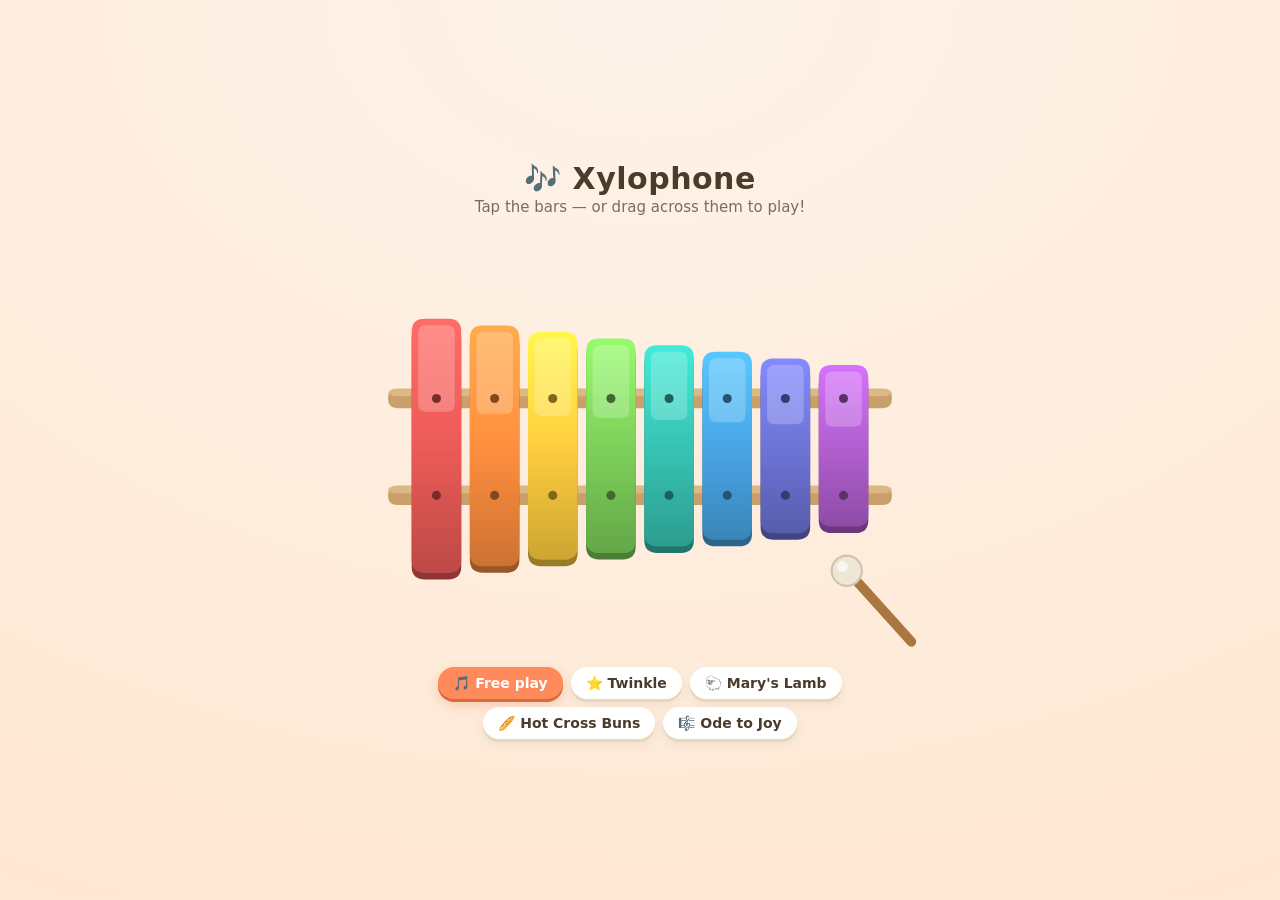
<file: website/toys/xylophone.html>
<!doctype html>
<html lang="en">
<head>
<meta charset="utf-8" />
<meta name="viewport" content="width=device-width, initial-scale=1, maximum-scale=1, user-scalable=no" />
<title>Xylophone</title>
<style>
  :root{ --bg1:#fdf3ea; --bg2:#ffe6d0; --ink:#4a3b2a; }
  *{box-sizing:border-box; -webkit-tap-highlight-color:transparent;}
  html,body{margin:0;height:100%;}
  body{
    font-family:"Baloo 2","Nunito",system-ui,-apple-system,"Segoe UI",Roboto,sans-serif;
    background:radial-gradient(120% 120% at 50% 0%, var(--bg1), var(--bg2));
    color:var(--ink);
    display:flex;align-items:center;justify-content:center;min-height:100%;padding:12px;
  }
  .game-wrap{width:min(96vw,560px);display:flex;flex-direction:column;align-items:center;user-select:none;}
  h1{font-size:clamp(20px,5vw,30px);margin:0 0 2px;letter-spacing:.5px;font-weight:800;}
  .hint{margin:0 0 8px;font-size:clamp(12px,3.2vw,15px);opacity:.72;text-align:center;min-height:1.2em;}
  .stage-holder{position:relative;width:100%;}
  svg.stage{width:100%;height:auto;display:block;touch-action:none;overflow:visible;cursor:pointer;}
  .mallet{transition:transform .1s ease-out;pointer-events:none;}
  .controls{margin-top:12px;display:flex;flex-wrap:wrap;gap:8px;justify-content:center;}
  .chip{font:inherit;font-weight:800;font-size:14px;border:none;border-radius:999px;padding:8px 15px;
    background:#fff;color:var(--ink);box-shadow:0 3px 0 #e6d6bd,0 5px 12px rgba(0,0,0,.06);cursor:pointer;
    transition:transform .08s,box-shadow .08s,background .15s,color .15s;}
  .chip:active{transform:translateY(2px);box-shadow:0 1px 0 #e6d6bd;}
  .chip.active{background:#ff8a5c;color:#fff;box-shadow:0 3px 0 #d96a40,0 5px 12px rgba(217,106,64,.3);}
  .guide .arrow{animation:gbounce .7s ease-in-out infinite;}
  .guide .glow{animation:gpulse .9s ease-in-out infinite;}
  @keyframes gbounce{0%,100%{transform:translateY(0)}50%{transform:translateY(-8px)}}
  @keyframes gpulse{0%,100%{opacity:.3}50%{opacity:.95}}
  .confetti{position:absolute;top:0;left:0;pointer-events:none;will-change:transform,opacity;}
  @keyframes fall{0%{transform:translateY(-10px) rotate(0);opacity:1;}100%{transform:translateY(360px) rotate(540deg);opacity:0;}}
</style>
</head>
<body>
  <div class="game-wrap">
    <h1>🎶 Xylophone</h1>
    <p class="hint" id="hint">Tap the bars — or drag across them to play!</p>
    <div class="stage-holder">
      <svg class="stage" id="stage" viewBox="0 0 520 400" aria-label="Toy xylophone"></svg>
    </div>
    <div class="controls" id="controls">
      <button class="chip active" data-song="free">🎵 Free play</button>
      <button class="chip" data-song="twinkle">⭐ Twinkle</button>
      <button class="chip" data-song="mary">🐑 Mary's Lamb</button>
      <button class="chip" data-song="hotcross">🥖 Hot Cross Buns</button>
      <button class="chip" data-song="ode">🎼 Ode to Joy</button>
    </div>
  </div>

<script>
(function(){
  const SVGNS="http://www.w3.org/2000/svg";
  const stage=document.getElementById('stage');
  const VIEW_W=520, VIEW_H=400;

  // ---- notes / colours (low left -> high right) ----
  const BARS=[
    {note:'C', color:'#ec5b57', freq:261.63},
    {note:'D', color:'#ff8f3f', freq:293.66},
    {note:'E', color:'#ffce3f', freq:329.63},
    {note:'F', color:'#7dd15a', freq:349.23},
    {note:'G', color:'#37c4b4', freq:392.00},
    {note:'A', color:'#49a6e6', freq:440.00},
    {note:'B', color:'#6d74d6', freq:493.88},
    {note:'C2',color:'#b25fd0', freq:523.25},
  ];
  const N=BARS.length;
  const BAR_W=46, PITCH=54, CY=206, DEPTH=6;
  const START_X=(VIEW_W-(N*BAR_W+(N-1)*(PITCH-BAR_W)))/2;   // centre the row
  const RAIL_TOP=162, RAIL_BOT=252;
  const H_LONG=236, H_SHORT=150;

  // ---- helpers ----
  function make(tag,attrs){const el=document.createElementNS(SVGNS,tag);for(const k in attrs)el.setAttribute(k,attrs[k]);return el;}
  function shade(hex,f){const n=parseInt(hex.slice(1),16);let r=(n>>16)&255,g=(n>>8)&255,b=n&255;
    r=Math.max(0,Math.min(255,Math.round(r*f)));g=Math.max(0,Math.min(255,Math.round(g*f)));b=Math.max(0,Math.min(255,Math.round(b*f)));
    return `rgb(${r},${g},${b})`;}
  function rr(x,y,w,h,r){return `M ${x+r} ${y} H ${x+w-r} Q ${x+w} ${y} ${x+w} ${y+r} V ${y+h-r} Q ${x+w} ${y+h} ${x+w-r} ${y+h}`
    +` H ${x+r} Q ${x} ${y+h} ${x} ${y+h-r} V ${y+r} Q ${x} ${y} ${x+r} ${y} Z`;}

  // ---- defs (per-bar gradients) ----
  const defs=make('defs');
  let grads='';
  BARS.forEach((b,i)=>{grads+=`<linearGradient id="bar${i}" x1="0" y1="0" x2="0" y2="1">
    <stop offset="0" stop-color="${shade(b.color,1.2)}"/>
    <stop offset="0.5" stop-color="${b.color}"/>
    <stop offset="1" stop-color="${shade(b.color,0.8)}"/></linearGradient>`;});
  defs.innerHTML=grads;
  stage.appendChild(defs);

  // transparent hit surface so the whole stage receives pointer events
  stage.appendChild(make('rect',{x:0,y:0,width:VIEW_W,height:VIEW_H,fill:'#000',opacity:0,'pointer-events':'all'}));

  // ---- frame rails ----
  const frame=make('g');
  [RAIL_TOP,RAIL_BOT].forEach(y=>{
    frame.appendChild(make('path',{d:rr(START_X-22,y-9,N*PITCH-(PITCH-BAR_W)+44,18,9),fill:'#c9a06a'}));
    frame.appendChild(make('path',{d:rr(START_X-22,y-9,N*PITCH-(PITCH-BAR_W)+44,7,7),fill:'#dcb884'}));
  });
  stage.appendChild(frame);

  // ---- bars ----
  const barsG=make('g');
  stage.appendChild(barsG);
  const bars=BARS.map((b,i)=>{
    const h=H_LONG-(H_LONG-H_SHORT)*(i/(N-1));
    const x=START_X+i*PITCH, cx=x+BAR_W/2, top=CY-h/2, bot=CY+h/2;
    const g=make('g');
    const d=rr(x,top,BAR_W,h,12);
    g.appendChild(make('path',{d:rr(x,top+DEPTH,BAR_W,h,12),fill:shade(b.color,0.6)}));   // side/underside
    g.appendChild(make('path',{d:d,fill:`url(#bar${i})`}));                                // top face
    g.appendChild(make('path',{d:rr(x+6,top+6,BAR_W-12,h*0.34,7),fill:'#fff',opacity:0.22})); // sheen
    g.appendChild(make('circle',{cx:cx,cy:RAIL_TOP,r:4.2,fill:shade(b.color,0.5)}));       // pins
    g.appendChild(make('circle',{cx:cx,cy:RAIL_BOT,r:4.2,fill:shade(b.color,0.5)}));
    const flash=make('path',{d:d,fill:'#fff',opacity:0});                                  // strike flash
    g.appendChild(flash);
    barsG.appendChild(g);
    return {...b,node:g,flash,cx,left:x,right:x+BAR_W,top,bot};
  });

  // ---- follow-along guide (glow around target bar + bouncing arrow) ----
  const guide=make('g',{class:'guide'});guide.style.display='none';
  const guideGlow=make('path',{class:'glow',fill:'none','stroke-width':5,'stroke-linejoin':'round'});
  const arrowPos=make('g');const arrowG=make('g',{class:'arrow'});
  arrowG.appendChild(make('path',{d:'M -13 -8 L 13 -8 L 0 10 Z'}));
  arrowPos.appendChild(arrowG);guide.appendChild(guideGlow);guide.appendChild(arrowPos);
  stage.appendChild(guide);

  // ---- mallet ----
  const mallet=make('g',{class:'mallet'});
  mallet.appendChild(make('path',{d:'M 6 6 L 60 66',stroke:'#a9773f','stroke-width':9,'stroke-linecap':'round'}));
  mallet.appendChild(make('circle',{cx:0,cy:0,r:14,fill:'#efe7d6',stroke:'#cfc4ad','stroke-width':2}));
  mallet.appendChild(make('circle',{cx:-4,cy:-4,r:5,fill:'#fff',opacity:0.6}));
  stage.appendChild(mallet);
  const REST={x:452,y:322};
  function moveMallet(x,y){mallet.style.transform=`translate(${x}px, ${y}px)`;}
  moveMallet(REST.x,REST.y);

  // ---- audio ----
  let actx=null,master=null;
  function ac(){if(!actx){try{actx=new (window.AudioContext||window.webkitAudioContext)();master=actx.createGain();master.gain.value=0.5;master.connect(actx.destination);}catch(e){}}return actx;}
  function playNote(freq){
    const c=ac();if(!c)return;const t=c.currentTime;
    const g=c.createGain();g.connect(master);
    g.gain.setValueAtTime(0.0001,t);
    g.gain.exponentialRampToValueAtTime(0.5,t+0.006);
    g.gain.exponentialRampToValueAtTime(0.0001,t+0.9);
    [[1,0.6],[3.01,0.22],[6.2,0.08]].forEach(([mult,vol])=>{
      const o=c.createOscillator();o.type='sine';o.frequency.value=freq*mult;
      const og=c.createGain();og.gain.value=vol;o.connect(og);og.connect(g);
      o.start(t);o.stop(t+0.95);
    });
  }

  // ---- songs (sequences of bar indices; 0=C ... 7=high C) ----
  const SONGS={
    twinkle:{name:'Twinkle Twinkle', seq:[0,0,4,4,5,5,4, 3,3,2,2,1,1,0, 4,4,3,3,2,2,1, 4,4,3,3,2,2,1, 0,0,4,4,5,5,4, 3,3,2,2,1,1,0]},
    mary:{name:"Mary's Lamb", seq:[2,1,0,1,2,2,2, 1,1,1, 2,4,4, 2,1,0,1,2,2,2,2, 1,1,2,1,0]},
    hotcross:{name:'Hot Cross Buns', seq:[2,1,0, 2,1,0, 0,0,0,0, 1,1,1,1, 2,1,0]},
    ode:{name:'Ode to Joy', seq:[2,2,3,4,4,3,2,1,0,0,1,2,2,1,1, 2,2,3,4,4,3,2,1,0,0,1,2,1,0,0]},
  };
  let mode='free', song=null, pos=0;
  const hintEl=document.getElementById('hint');
  const setHint=t=>hintEl.textContent=t;

  function highlight(){
    if(mode!=='song'||pos>=song.seq.length){guide.style.display='none';return;}
    const b=bars[song.seq[pos]];
    guideGlow.setAttribute('d', rr(b.left-3,b.top-3,BAR_W+6,(b.bot-b.top)+6,15));
    guideGlow.setAttribute('stroke', shade(b.color,1.3));
    arrowPos.setAttribute('transform',`translate(${b.cx},${b.top-24})`);
    arrowG.firstChild.setAttribute('fill', shade(b.color,0.95));
    guide.style.display='';
  }

  // ---- strike ----
  function strike(i){
    const b=bars[i];
    playNote(b.freq);
    b.node.animate([{transform:'translateY(0)'},{transform:'translateY(5px)'},{transform:'translateY(0)'}],
                   {duration:170,easing:'ease-out'});
    b.flash.animate([{opacity:0.55},{opacity:0}],{duration:320,easing:'ease-out'});
    if(mode==='song'&&pos<song.seq.length&&i===song.seq[pos]){
      pos++;
      if(pos>=song.seq.length) songComplete(); else highlight();
    }
  }

  function songComplete(){
    guide.style.display='none';
    setHint(`🎉 You played ${song.name}!`);
    confetti();[0,2,4,7].forEach((n,k)=>setTimeout(()=>playNote(bars[n].freq),k*130));
    setTimeout(()=>{if(mode==='song'){pos=0;highlight();setHint(`Follow the arrow — ${song.name}`);}},1700);
  }

  function setSong(key,btn){
    ac();  // unlock audio on this user gesture
    document.querySelectorAll('.chip').forEach(c=>c.classList.toggle('active',c===btn));
    if(key==='free'){mode='free';song=null;pos=0;guide.style.display='none';setHint('Tap the bars — or drag across them to play!');}
    else{mode='song';song=SONGS[key];pos=0;highlight();setHint(`Follow the arrow — ${song.name}`);}
  }
  document.querySelectorAll('.chip').forEach(c=>c.addEventListener('click',()=>setSong(c.dataset.song,c)));

  function confetti(){
    const holder=document.querySelector('.stage-holder');
    const emo=['🎉','⭐','🎵','🎶','🟡','🟢','🔵','🎊'];
    for(let i=0;i<26;i++){const s=document.createElement('div');s.className='confetti';
      s.textContent=emo[(Math.random()*emo.length)|0];
      s.style.left=(Math.random()*100)+'%';s.style.top='0';
      s.style.animation=`fall ${1.4+Math.random()*1.3}s ${Math.random()*0.4}s ease-in forwards`;
      s.style.fontSize=(14+Math.random()*16)+'px';
      holder.appendChild(s);setTimeout(()=>s.remove(),3200);}
  }
  function barAt(x,y){
    for(let i=0;i<bars.length;i++){const b=bars[i];if(x>=b.left&&x<=b.right&&y>=b.top-4&&y<=b.bot+4)return i;}
    return -1;
  }

  // ---- pointer ----
  function toSvg(e){const p=stage.createSVGPoint();p.x=e.clientX;p.y=e.clientY;return p.matrixTransform(stage.getScreenCTM().inverse());}
  let playing=false,lastBar=-1;
  function handle(p){
    moveMallet(Math.max(14,Math.min(VIEW_W-6,p.x)),Math.max(10,Math.min(VIEW_H-6,p.y)));
    const i=barAt(p.x,p.y);
    if(i>=0){ if(i!==lastBar){strike(i);lastBar=i;} } else lastBar=-1;
  }
  stage.addEventListener('pointerdown',e=>{e.preventDefault();playing=true;lastBar=-1;handle(toSvg(e));
    window.addEventListener('pointermove',onMove);window.addEventListener('pointerup',onUp);window.addEventListener('pointercancel',onUp);});
  stage.addEventListener('pointermove',e=>{if(!playing){const p=toSvg(e);moveMallet(p.x,p.y);}}); // hover-follow (desktop)
  stage.addEventListener('pointerleave',()=>{if(!playing)moveMallet(REST.x,REST.y);});           // park when the pointer leaves
  function onMove(e){if(playing)handle(toSvg(e));}
  function onUp(e){playing=false;lastBar=-1;
    if(!e||e.pointerType==='touch')moveMallet(REST.x,REST.y);   // touch has no hover, so park it; mouse keeps following
    window.removeEventListener('pointermove',onMove);window.removeEventListener('pointerup',onUp);window.removeEventListener('pointercancel',onUp);}
})();
</script>
</body>
</html>
</file>
<file: website/style.css>
:root{
    --milk:#FFF8EC;
    --cloud:#FFFFFF;
    --rail:#3B2A20;
    --rail-soft:#8A6549;
    --sage:#7FB069;
    --sage-deep:#33501F;
    --sage-tint:#E4F1DA;
    --cookie:#F4A825;
    --cookie-deep:#7A4A06;
    --cookie-tint:#FFECC2;
    --blush:#F5949E;
    --blush-deep:#8E1F33;
    --blush-tint:#FFE0E4;
    --sky:#6EC6DE;
    --sky-deep:#0D5468;
    --sky-tint:#DCF3F8;
    --grape:#B98CD9;
    --grape-deep:#4A2B67;
    --ink:#2E241C;
    --ink-soft:#5C5045;
  }
  *{box-sizing:border-box;}
  body{
    margin:0;
    background:var(--milk);
    color:var(--ink);
    font-family:'Karla',sans-serif;
    line-height:1.6;
    overflow-x:hidden;
  }
  h1,h2,h3{
    font-family:'Fraunces',serif;
    font-weight:600;
    margin:0;
    color:var(--ink);
  }
  .eyebrow{
    font-family:'IBM Plex Mono',monospace;
    font-size:0.8rem;
    letter-spacing:0.06em;
    text-transform:lowercase;
    display:inline-block;
    padding:4px 12px;
    border-radius:20px;
    background:var(--cookie-tint);
    color:var(--cookie-deep);
    transform:rotate(-2deg);
  }
  a{color:inherit;}
  .wrap{max-width:1080px;margin:0 auto;padding:0 32px;}

  .rail{width:100%;height:36px;display:block;}

  nav{
    display:flex;align-items:center;justify-content:space-between;
    padding:22px 32px;max-width:1080px;margin:0 auto;
  }
  .logo{
    font-family:'Fraunces',serif;font-weight:700;font-size:1.2rem;
    display:flex;align-items:center;gap:10px;
  }
  .logo-mark{width:34px;height:34px;flex-shrink:0;}
  .nav-links{display:flex;gap:28px;align-items:center;font-size:0.94rem;font-weight:600;}
  .nav-links a{text-decoration:none;color:var(--ink-soft);}
  .nav-links a:hover{color:var(--blush-deep);}
  .fork-btn{
    font-family:'IBM Plex Mono',monospace;font-size:0.82rem;font-weight:500;
    background:var(--rail);color:var(--milk);
    padding:9px 18px;border-radius:20px;text-decoration:none;
    border:2px solid var(--rail);
    transform:rotate(-1.5deg);
    display:inline-block;
  }

  .confetti{position:absolute;pointer-events:none;}

  .hero{
    position:relative;
    padding:60px 32px 30px;max-width:1080px;margin:0 auto;text-align:center;
  }
  .hero h1{
    font-size:clamp(2.8rem,7vw,5.2rem);
    line-height:1.02;
    letter-spacing:-0.01em;
  }
  .hero h1 .accent1{color:var(--blush-deep);}
  .hero h1 .accent2{color:var(--sage-deep);}
  .hero h1 .accent3{color:var(--sky-deep);}
  .hero p{
    max-width:520px;margin:22px auto 0;color:var(--ink-soft);font-size:1.1rem;
  }
  .hero-ctas{display:flex;gap:16px;justify-content:center;margin-top:32px;flex-wrap:wrap;}
  .btn{
    font-family:'Karla',sans-serif;font-weight:700;font-size:0.98rem;
    padding:14px 28px;border-radius:30px;text-decoration:none;
    display:inline-block;border:2.5px solid var(--rail);
  }
  .btn-primary{background:var(--blush);color:var(--blush-deep);border-color:var(--blush-deep);transform:rotate(-1deg);}
  .btn-secondary{background:var(--milk);color:var(--ink);border-color:var(--rail);transform:rotate(1deg);}
  .btn-primary:hover, .btn-secondary:hover{transform:rotate(0deg) scale(1.03);}

  .sticker{
    position:absolute;font-family:'IBM Plex Mono',monospace;font-size:0.78rem;font-weight:500;
    background:var(--sky-tint);color:var(--sky-deep);padding:8px 14px;border-radius:14px;
    border:2px dashed var(--sky-deep);
  }

  .preamble{
    display:grid;grid-template-columns:1fr 1.3fr;gap:56px;
    padding:70px 32px;max-width:1080px;margin:0 auto;align-items:start;
  }
  .preamble blockquote{
    font-family:'Fraunces',serif;font-style:italic;font-weight:500;
    font-size:1.7rem;color:var(--sage-deep);margin:14px 0 0;line-height:1.3;
    background:var(--sage-tint);padding:24px;border-radius:18px;
    transform:rotate(-1deg);
  }
  .preamble .body p{color:var(--ink-soft);margin:14px 0 0;font-size:1.03rem;}

  .relics{padding:20px 0 70px;background:var(--sky-tint);}
  .relics .wrap{padding-top:56px;padding-bottom:56px;}
  .relics .wrap > h2{text-align:center;margin-bottom:6px;color:var(--sky-deep);}
  .relics-sub{text-align:center;color:var(--sky-deep);opacity:0.75;margin:0 0 34px;}
  .relic-row{
    display:grid;grid-template-columns:repeat(4,1fr);gap:20px;
  }
  .relic-card{
    background:var(--cloud);border-radius:20px;padding:28px 18px;text-align:center;
    border:2.5px solid var(--ink);
    box-shadow:5px 5px 0 var(--ink);
  }
  .relic-card:nth-child(1){transform:rotate(-2deg);}
  .relic-card:nth-child(2){transform:rotate(1.5deg);}
  .relic-card:nth-child(3){transform:rotate(-1deg);}
  .relic-card:nth-child(4){transform:rotate(2deg);}
  .relic-icon{width:48px;height:48px;margin:0 auto 14px;}
  .relic-card h3{font-size:1.05rem;font-weight:600;}
  .relic-card p{font-size:0.87rem;color:var(--ink-soft);margin:6px 0 0;}

  .pews{padding:70px 32px;max-width:1080px;margin:0 auto;}
  .pews > .eyebrow{display:block;text-align:center;margin:0 auto 10px;width:fit-content;}
  .pews > h2{text-align:center;margin-bottom:40px;}
  .pew-grid{display:grid;grid-template-columns:1fr 1fr;gap:26px;}
  .pew-card{
    border-radius:22px;padding:36px 32px;border:2.5px solid var(--ink);
  }
  .pew-card.toddler{background:var(--blush);color:var(--blush-deep);transform:rotate(-1deg);}
  .pew-card.caregiver{background:var(--grape);color:var(--grape-deep);transform:rotate(1deg);}
  .pew-card h3{font-size:1.5rem;color:inherit;margin-bottom:12px;}
  .pew-card p{font-size:0.98rem;margin:0 0 20px;}
  .pew-card a{
    font-family:'IBM Plex Mono',monospace;font-size:0.84rem;text-decoration:none;font-weight:500;
    background:rgba(255,255,255,0.55);padding:8px 14px;border-radius:14px;
    display:inline-block;
  }

  .commandments{padding:20px 32px 70px;max-width:1080px;margin:0 auto;}
  .commandments > .eyebrow{display:block;margin:0 auto 10px;width:fit-content;}
  .commandments > h2{text-align:center;margin:8px 0 40px;}
  .commandment-list{display:flex;flex-direction:column;gap:16px;}
  .commandment{
    display:grid;grid-template-columns:64px 1fr;gap:20px;
    padding:22px 24px;border-radius:18px;border:2px solid var(--ink);
    background:var(--cloud);
  }
  .commandment:nth-child(1){background:var(--cookie-tint);}
  .commandment:nth-child(2){background:var(--sage-tint);}
  .commandment:nth-child(3){background:var(--sky-tint);}
  .commandment .num{
    font-family:'IBM Plex Mono',monospace;color:var(--ink);font-size:1.3rem;font-weight:500;padding-top:2px;
  }
  .commandment h3{font-size:1.2rem;margin-bottom:6px;}
  .commandment p{color:var(--ink-soft);font-size:0.96rem;margin:0;}
  .see-all{text-align:center;margin-top:34px;}
  .see-all a{
    font-family:'IBM Plex Mono',monospace;font-size:0.88rem;text-decoration:none;font-weight:500;
    color:var(--milk);background:var(--rail);padding:10px 20px;border-radius:20px;
  }

  .cta-band{background:var(--rail);color:var(--milk);padding:70px 32px;text-align:center;position:relative;overflow:hidden;}
  .cta-band h2{color:var(--milk);font-size:clamp(1.9rem,4.2vw,2.8rem);}
  .cta-band p{color:#E8D8C4;max-width:440px;margin:14px auto 28px;}
  .cta-band .btn-primary{background:var(--cookie);color:var(--cookie-deep);border-color:var(--cookie-deep);}

  footer{padding:48px 32px 60px;max-width:1080px;margin:0 auto;}
  .footer-grid{display:flex;justify-content:space-between;flex-wrap:wrap;gap:24px;}
  .footer-grid .logo{font-size:1.05rem;}
  footer p.license{color:var(--ink-soft);font-size:0.86rem;max-width:340px;}
  .footer-links{display:flex;gap:22px;font-size:0.9rem;font-weight:600;}
  .footer-links a{text-decoration:none;color:var(--ink-soft);}

  @media (max-width:760px){
    .preamble{grid-template-columns:1fr;gap:24px;}
    .relic-row{grid-template-columns:repeat(2,1fr);}
    .pew-grid{grid-template-columns:1fr;}
    .commandment{grid-template-columns:44px 1fr;}
    .nav-links{display:none;}
    .sticker{display:none;}
  }

/* doctrine page */
.page-hero{padding:56px 32px 20px;max-width:1080px;margin:0 auto;text-align:center;}
  .page-hero h1{font-size:clamp(2.4rem,5.5vw,3.6rem);line-height:1.05;}
  .page-hero p{max-width:520px;margin:16px auto 0;color:var(--ink-soft);font-size:1.05rem;}
  .doc-section{padding:56px 32px;max-width:820px;margin:0 auto;}
  .doc-section > .eyebrow{display:block;width:fit-content;margin:0 auto 14px;}
  .doc-section > h2{text-align:center;margin-bottom:8px;}
  .doc-sub{text-align:center;color:var(--ink-soft);max-width:560px;margin:0 auto 40px;}
  .commandment-full{
    display:grid;grid-template-columns:80px 1fr;gap:22px;
    padding:26px 26px;border-radius:20px;border:2.5px solid var(--ink);margin-bottom:18px;
  }
  .commandment-full .num{font-family:'Fraunces',serif;font-weight:600;font-size:2.1rem;line-height:1;}
  .commandment-full h3{font-size:1.3rem;margin-bottom:4px;}
  .commandment-full .tag{font-family:'IBM Plex Mono',monospace;font-size:0.78rem;opacity:0.7;display:block;margin-bottom:10px;}
  .commandment-full p{color:var(--ink-soft);font-size:0.98rem;margin:0;}
  .cA{background:var(--blush-tint);color:var(--blush-deep);}
  .cA .num{color:var(--blush-deep);}
  .cB{background:var(--cookie-tint);color:var(--cookie-deep);}
  .cB .num{color:var(--cookie-deep);}
  .cC{background:var(--sage-tint);color:var(--sage-deep);}
  .cC .num{color:var(--sage-deep);}
  .cD{background:var(--sky-tint);color:var(--sky-deep);}
  .cD .num{color:var(--sky-deep);}
  .cE{background:#F2E7FA;color:var(--grape-deep);}
  .cE .num{color:var(--grape-deep);}
  .commandment-full p, .commandment-full .tag{color:inherit;opacity:0.85;}
  .codex-band{background:var(--grape);padding:60px 0;margin-top:10px;}
  .codex-band .doc-section{padding-top:0;}
  .codex-band .eyebrow{background:var(--milk);color:var(--grape-deep);}
  .codex-band h2, .codex-band .doc-sub{color:var(--grape-deep);}
  .codex-band .commandment-full{background:var(--milk);border-color:var(--grape-deep);color:var(--ink);}
  .codex-band .commandment-full .num{color:var(--grape-deep);}
  .codex-band .commandment-full p, .codex-band .commandment-full .tag{color:var(--ink-soft);opacity:1;}
  .thesis-band{background:var(--rail);color:var(--milk);padding:70px 32px;text-align:center;}
  .thesis-band p{font-family:'Fraunces',serif;font-size:1.5rem;font-style:italic;line-height:1.6;max-width:600px;margin:0 auto;color:var(--milk);}
  .license-note{max-width:600px;margin:0 auto;padding:50px 32px;text-align:center;color:var(--ink-soft);font-size:0.92rem;}

/* join page */
  .steps{padding:56px 32px;max-width:820px;margin:0 auto;}
  .steps > .eyebrow{display:block;width:fit-content;margin:0 auto 14px;}
  .steps > h2{text-align:center;margin-bottom:40px;}
  .step-list{display:flex;flex-direction:column;gap:18px;}
  .step{
    display:grid;grid-template-columns:56px 1fr;gap:20px;align-items:start;
    padding:24px;border-radius:18px;border:2.5px solid var(--ink);background:var(--cloud);
  }
  .step:nth-child(1){transform:rotate(-0.6deg);}
  .step:nth-child(2){transform:rotate(0.6deg);}
  .step:nth-child(3){transform:rotate(-0.6deg);}
  .step:nth-child(4){transform:rotate(0.6deg);}
  .step-num{
    width:56px;height:56px;border-radius:50%;background:var(--cookie);border:2.5px solid var(--ink);
    display:flex;align-items:center;justify-content:center;font-family:'Fraunces',serif;font-weight:600;font-size:1.4rem;color:var(--cookie-deep);
  }
  .step h3{font-size:1.1rem;margin-bottom:6px;}
  .step p{color:var(--ink-soft);font-size:0.95rem;margin:0;}

  .roles-band{background:var(--sky-tint);padding:60px 32px;}
  .roles-band .wrap > h2{text-align:center;color:var(--sky-deep);margin-bottom:8px;}
  .roles-band .doc-sub{text-align:center;color:var(--sky-deep);opacity:0.8;max-width:520px;margin:0 auto 36px;}
  .role-grid{display:grid;grid-template-columns:1fr 1fr;gap:22px;max-width:1080px;margin:0 auto;}
  .role-card{
    background:var(--cloud);border-radius:20px;padding:30px 26px;border:2.5px solid var(--ink);
    box-shadow:5px 5px 0 var(--ink);
  }
  .role-card:nth-child(1){transform:rotate(-1.2deg);}
  .role-card:nth-child(2){transform:rotate(1.2deg);}
  .role-card h3{font-size:1.2rem;margin-bottom:8px;}
  .role-card p{color:var(--ink-soft);font-size:0.95rem;margin:0 0 16px;}
  .role-card .btn{padding:10px 20px;font-size:0.88rem;}

  .card-band{padding:70px 32px;text-align:center;max-width:1080px;margin:0 auto;}
  .membership-card{
    max-width:380px;margin:0 auto;background:var(--rail);color:var(--milk);border-radius:20px;
    padding:30px 28px;text-align:left;transform:rotate(-2deg);border:2.5px solid var(--ink);
    box-shadow:6px 6px 0 var(--cookie);
  }
  .membership-card .eyebrow{background:var(--cookie);color:var(--cookie-deep);margin-bottom:14px;}
  .membership-card h3{color:var(--milk);font-size:1.3rem;margin-bottom:4px;}
  .membership-card p{color:#D8C9BA;font-size:0.9rem;margin:4px 0 0;}
  .membership-card .line{border-top:1px dashed #6B5847;margin:18px 0;}
.playcorner{padding:70px 32px 80px;max-width:1080px;margin:0 auto;text-align:center;}
.playcorner > .eyebrow{display:inline-block;margin-bottom:10px;}
.playcorner-sub{color:var(--ink-soft);max-width:420px;margin:0 auto 30px;font-size:0.98rem;}
.playcorner-actions{margin-top:22px;}

.ring-toy{
  position:relative;
  max-width:520px;
  height:320px;
  margin:0 auto;
  user-select:none;
  touch-action:none;
}
.ring-toy-base{
  position:absolute;
  bottom:0;
  left:50%;
  transform:translateX(-50%);
  width:220px;
  height:34px;
  background:var(--rail-soft);
  border:2.5px solid var(--ink);
  border-radius:40%;
}
.ring-toy-peg{
  position:absolute;
  bottom:30px;
  left:50%;
  transform:translateX(-50%);
  width:18px;
  height:210px;
  background:var(--cookie-tint);
  border:2.5px solid var(--ink);
  border-radius:9px 9px 4px 4px;
}
.ring-toy-tray{
  position:absolute;
  bottom:0;
  left:0;
  width:100%;
  display:flex;
  justify-content:center;
  gap:14px;
  flex-wrap:wrap;
}
.ring{
  position:absolute;
  border-radius:50%;
  background:transparent;
  box-sizing:border-box;
  cursor:grab;
  display:flex;
  align-items:center;
  justify-content:center;
}
.ring:active{cursor:grabbing;}
.ring.dragging{z-index:50;}

/* toybox */
.toy-grid{display:grid;grid-template-columns:repeat(4,1fr);gap:20px;margin-top:10px;}
.toy-card{
  background:var(--cloud);border-radius:20px;padding:28px 18px;text-align:center;
  border:2.5px solid var(--ink);box-shadow:5px 5px 0 var(--ink);
  cursor:pointer;font-family:inherit;-webkit-appearance:none;appearance:none;
}
.toy-card:nth-child(1){transform:rotate(-2deg);}
.toy-card:nth-child(2){transform:rotate(1.5deg);}
.toy-card:nth-child(3){transform:rotate(-1deg);}
.toy-card:nth-child(4){transform:rotate(2deg);}
.toy-card:hover, .toy-card:focus-visible{transform:rotate(0deg) scale(1.03);outline:none;}
.toy-icon{font-size:2.2rem;display:block;margin-bottom:12px;}
.toy-card h3{font-size:1.05rem;font-weight:600;color:var(--ink);}
.toy-card p{font-size:0.87rem;color:var(--ink-soft);margin:6px 0 0;}

.toy-modal{position:fixed;inset:0;display:none;align-items:center;justify-content:center;z-index:100;padding:20px;}
.toy-modal.open{display:flex;}
.toy-modal-backdrop{position:absolute;inset:0;background:rgba(46,36,28,0.65);}
.toy-modal-frame{
  position:relative;width:min(94vw,560px);height:min(90vh,720px);
  background:var(--milk);border-radius:24px;border:3px solid var(--ink);
  box-shadow:8px 8px 0 var(--ink);overflow:hidden;
}
.toy-modal-close{
  position:absolute;top:12px;right:12px;z-index:2;width:36px;height:36px;border-radius:50%;
  background:var(--cookie);border:2.5px solid var(--ink);font-size:1rem;line-height:1;cursor:pointer;
}
.toy-modal iframe{width:100%;height:100%;border:0;display:block;}

@media (max-width:760px){
  .toy-grid{grid-template-columns:repeat(2,1fr);}
}
</file>
